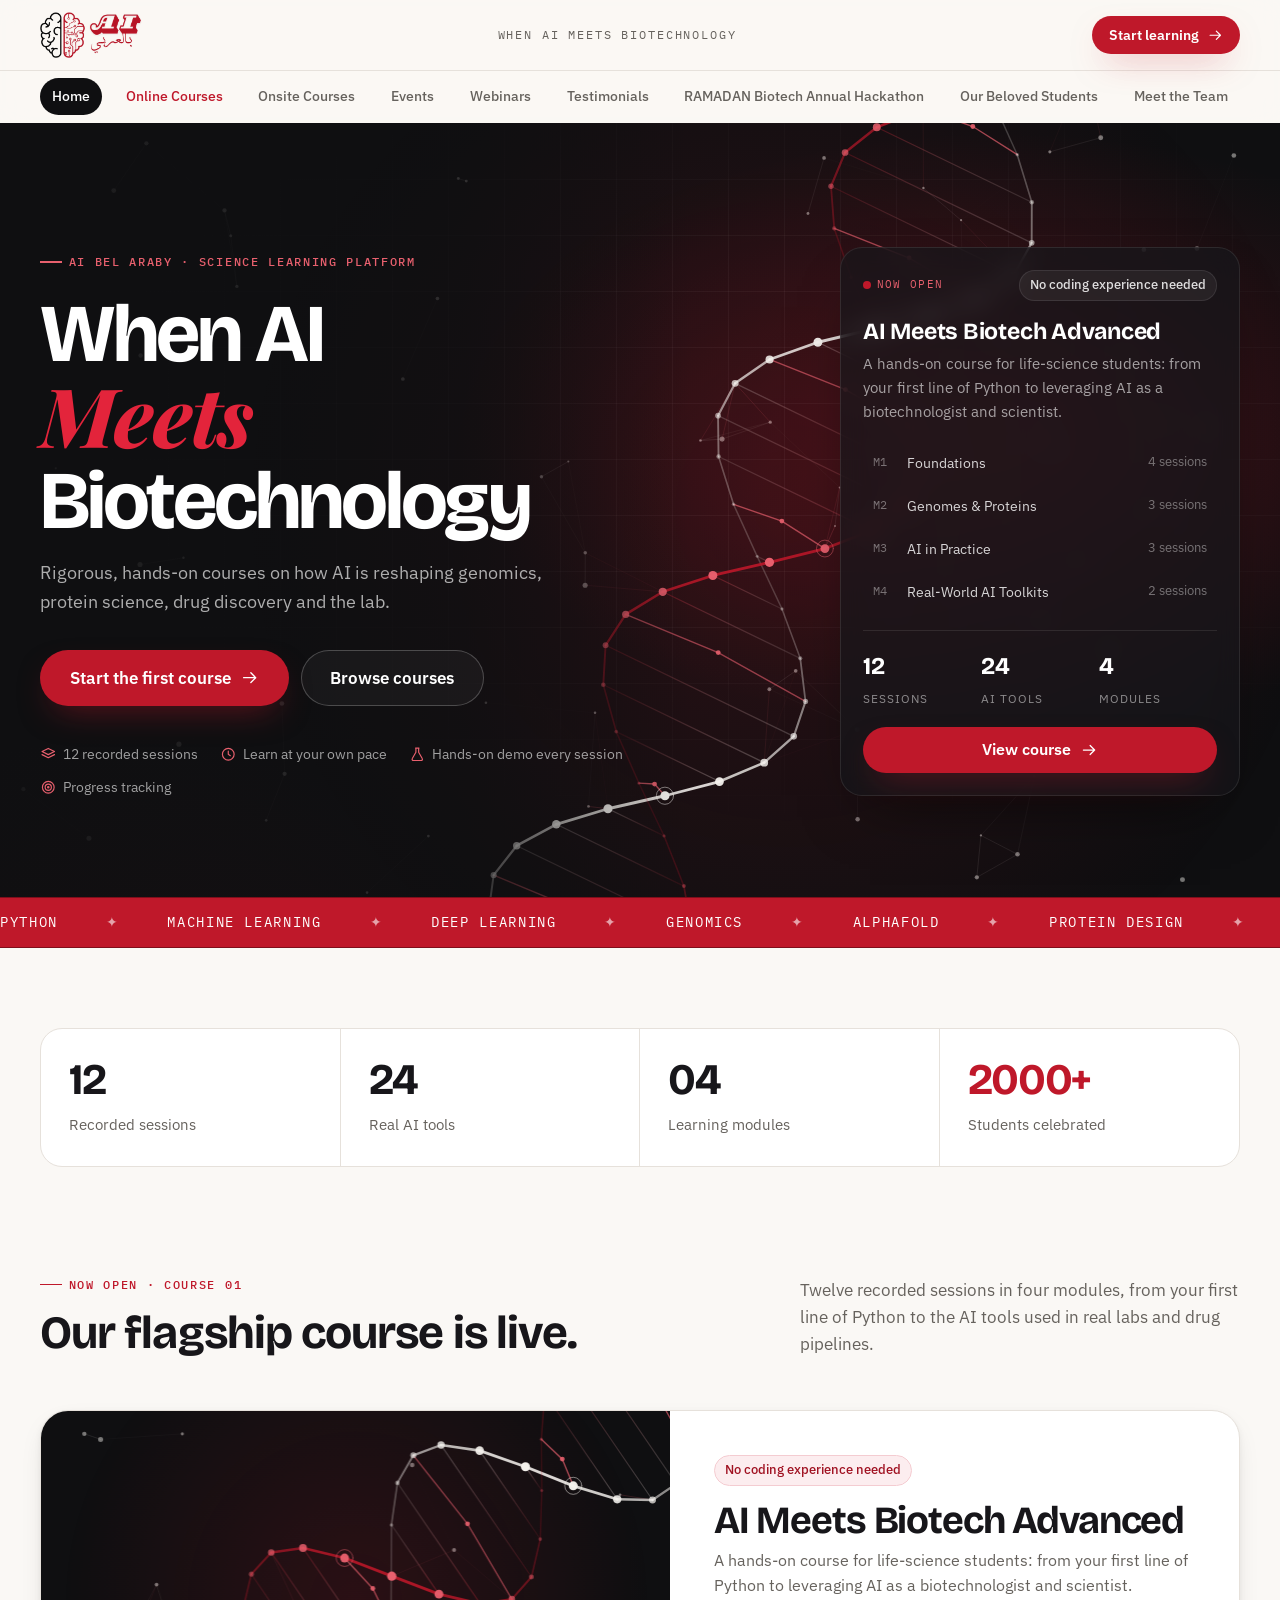
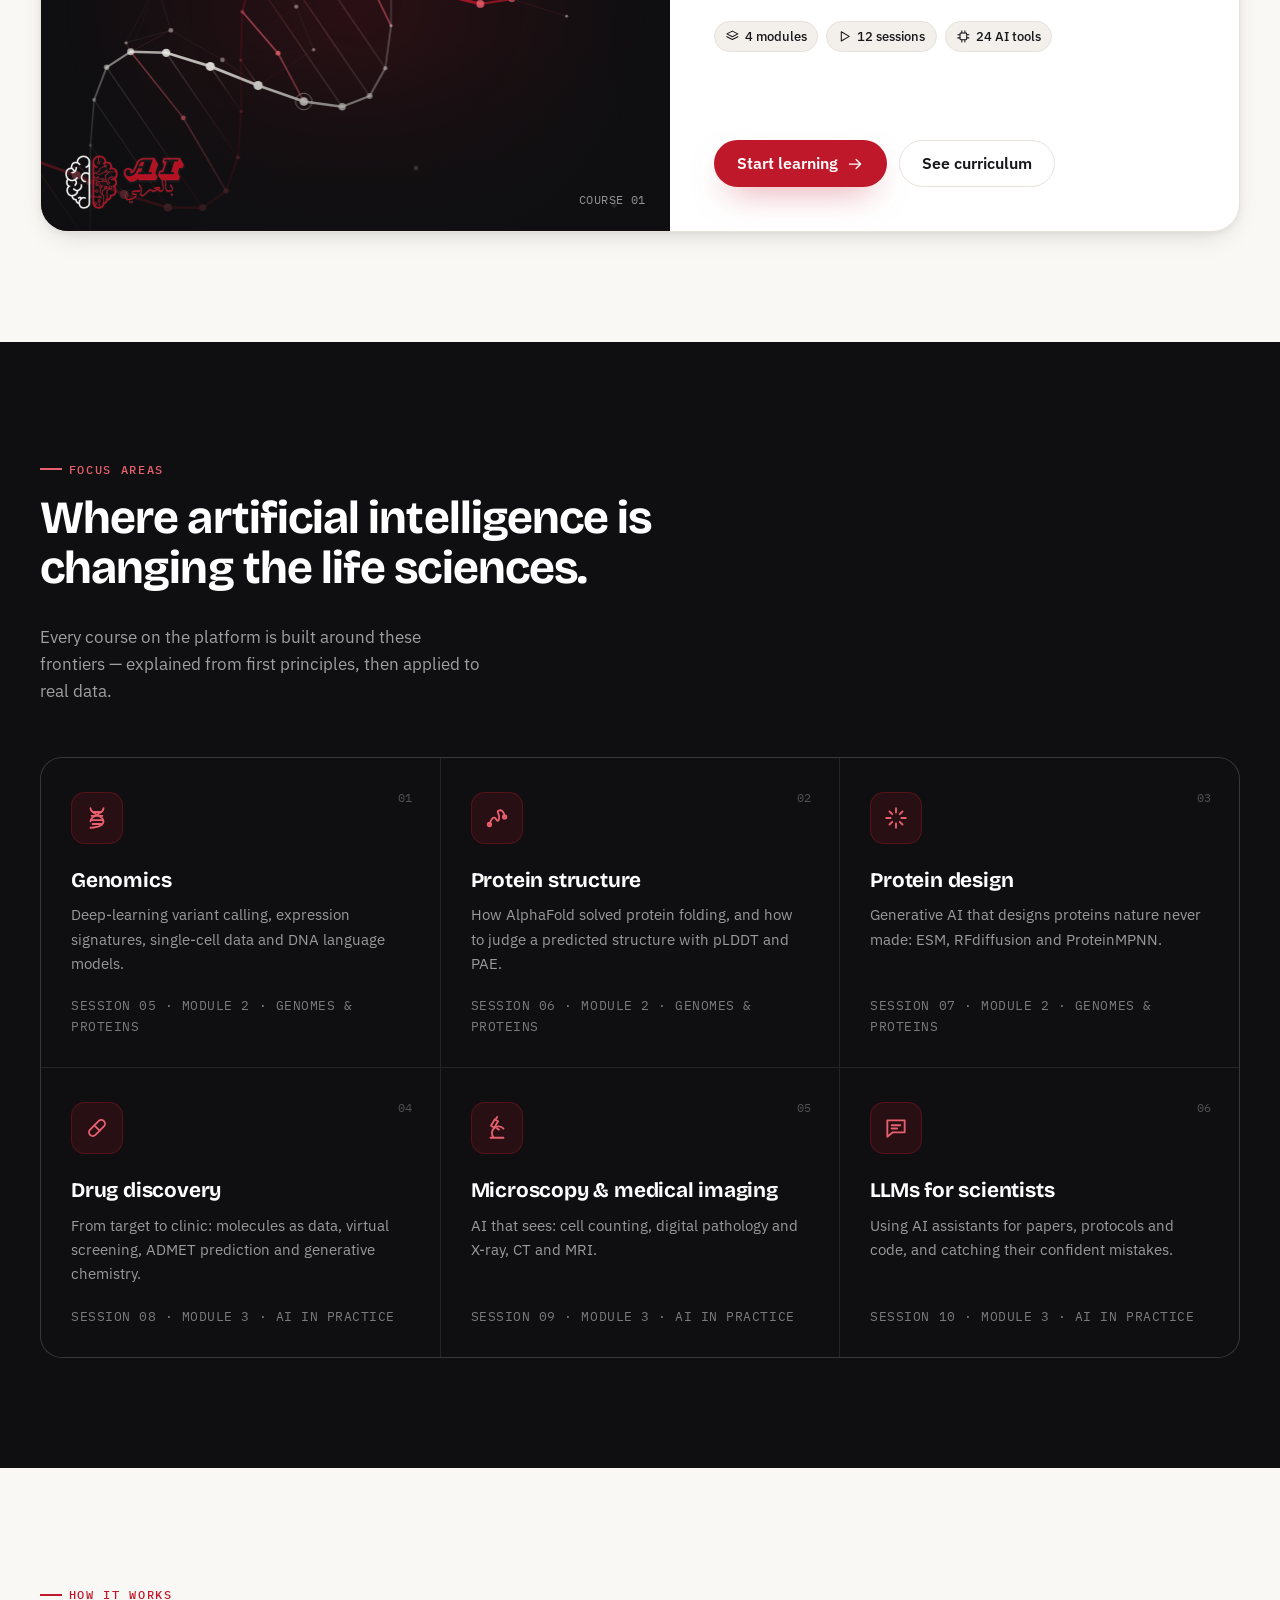
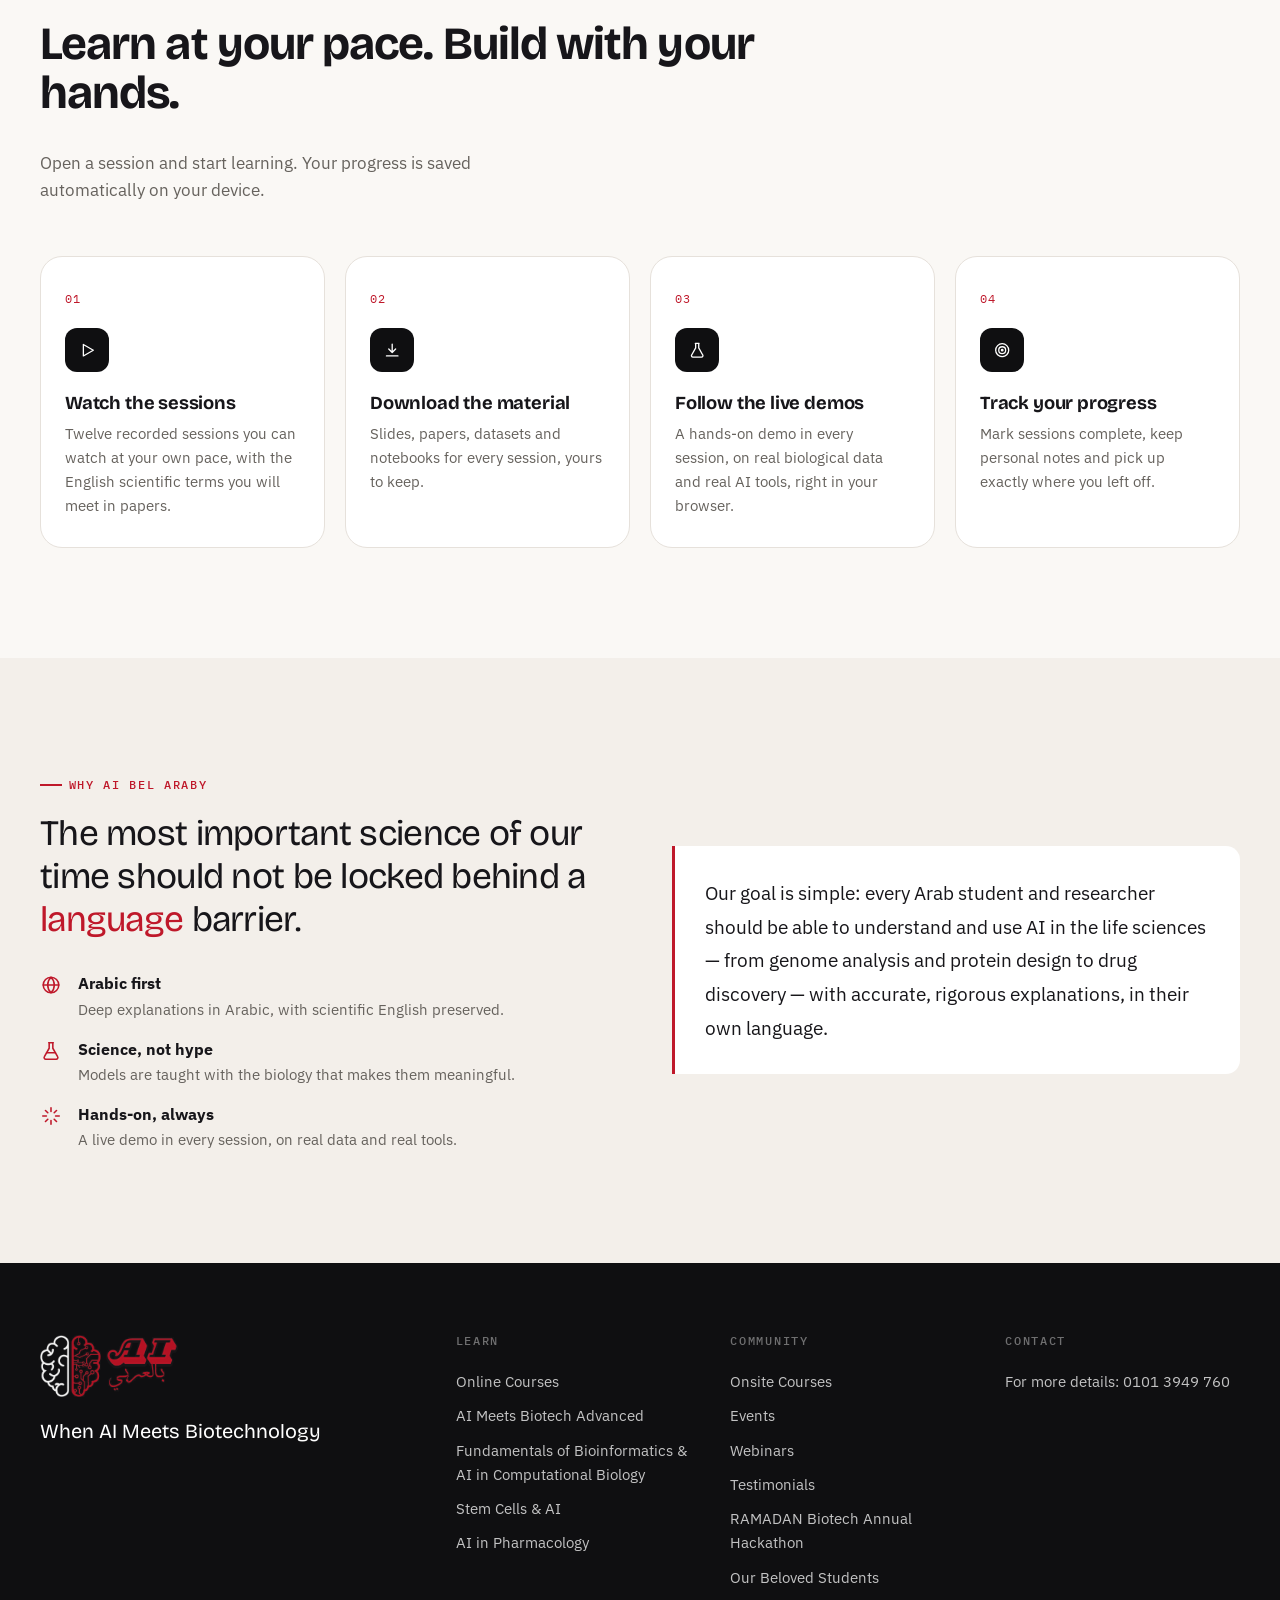
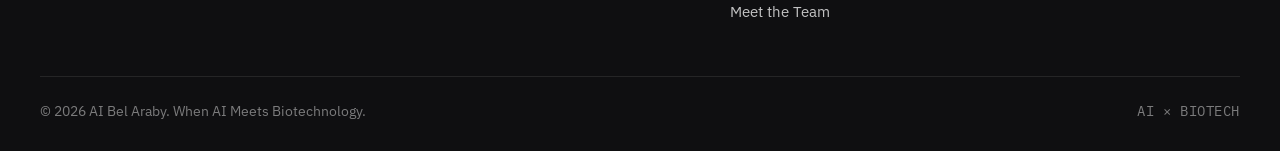
<file: index.html>
<!DOCTYPE html>
<html lang="en">
<head>
  <meta charset="utf-8">
  <meta name="viewport" content="width=device-width, initial-scale=1">
  <title>AI Bel Araby — When AI Meets Biotechnology</title>
  <meta name="description" content="Hands-on courses on AI in science and biotechnology. Start with AI Meets Biotech Advanced.">
  <meta name="theme-color" content="#0f0f11">
  <meta property="og:type" content="website">
  <meta property="og:title" content="AI Bel Araby — When AI Meets Biotechnology">
  <meta property="og:description" content="Hands-on courses on AI in science and biotechnology.">
  <meta property="og:image" content="assets/img/og-image.jpg">
  <meta name="twitter:card" content="summary_large_image">
  <link rel="icon" type="image/png" href="assets/img/favicon.png">
  <link rel="apple-touch-icon" href="assets/img/apple-touch-icon.png">
  <link rel="manifest" href="site.webmanifest">
  <link rel="preconnect" href="https://fonts.googleapis.com">
  <link rel="preconnect" href="https://fonts.gstatic.com" crossorigin>
  <link href="https://fonts.googleapis.com/css2?family=Bricolage+Grotesque:opsz,wght@12..96,500;12..96,600;12..96,700;12..96,800&family=IBM+Plex+Mono:wght@400;500&family=Playfair+Display:ital,wght@1,700;1,800&family=IBM+Plex+Sans+Arabic:wght@400;500;600;700&family=IBM+Plex+Sans:ital,wght@0,400;0,500;0,600;1,400&display=swap" rel="stylesheet">
  <link rel="stylesheet" href="assets/css/style.css?v=20261127h">
</head>
<body data-page="home">

<main id="main">
  <!-- ============ HERO ============ -->
  <section class="hero">
    <canvas class="hero-canvas" id="heroCanvas" aria-hidden="true"></canvas>
    <div class="hero-fade" aria-hidden="true"></div>
    <div class="wrap hero-inner">
      <div>
        <span class="eyebrow light">AI Bel Araby · Science learning platform</span>
        <h1>
          <span class="line">When AI</span>
          <span class="line"><span class="accent">Meets</span></span>
          <span class="line">Biotechnology</span>
        </h1>
        <p class="hero-sub">Rigorous, hands-on courses on how AI is reshaping genomics, protein science, drug discovery and the lab.</p>
        <div class="hero-actions">
          <a class="btn btn-primary btn-lg" id="heroStart" href="courses.html">Start the first course <svg class="ico" viewBox="0 0 24 24" fill="none" stroke="currentColor" stroke-width="1.7" stroke-linecap="round" stroke-linejoin="round"><path d="M4.5 12h15m0 0l-6-6m6 6l-6 6"/></svg></a>
          <a class="btn btn-ghost-light btn-lg" href="courses.html">Browse courses</a>
        </div>
        <div class="hero-meta" id="heroMeta"></div>
      </div>
      <aside class="hero-card reveal d2" id="heroCard" aria-label="Featured course"></aside>
    </div>
  </section>

  <div class="ticker" aria-hidden="true">
    <div class="ticker-track" id="ticker"></div>
  </div>

  <!-- ============ STATS ============ -->
  <section class="section-tight">
    <div class="wrap">
      <div class="stats reveal" id="stats"></div>
    </div>
  </section>

  <!-- ============ FEATURED COURSE ============ -->
  <section class="section" style="padding-top:20px" id="featured">
    <div class="wrap">
      <div class="section-head reveal">
        <div>
          <span class="eyebrow">Now open · Course 01</span>
          <h2>Our flagship course is live.</h2>
        </div>
        <p>Twelve recorded sessions in four modules, from your first line of Python to the AI tools used in real labs and drug pipelines.</p>
      </div>
      <div id="featuredCourse" class="reveal d1"></div>
    </div>
  </section>

  <!-- ============ FOCUS AREAS ============ -->
  <section class="section section-dark" id="tracks">
    <div class="wrap">
      <div class="section-head reveal">
        <div>
          <span class="eyebrow light">Focus areas</span>
          <h2>Where artificial intelligence is changing the life sciences.</h2>
        </div>
        <p>Every course on the platform is built around these frontiers — explained from first principles, then applied to real data.</p>
      </div>
      <div class="tracks" id="trackGrid"></div>
    </div>
  </section>

  <!-- ============ HOW IT WORKS ============ -->
  <section class="section" id="how">
    <div class="wrap">
      <div class="section-head reveal">
        <div>
          <span class="eyebrow">How it works</span>
          <h2>Learn at your pace. Build with your hands.</h2>
        </div>
        <p>Open a session and start learning. Your progress is saved automatically on your device.</p>
      </div>
      <div class="steps">
        <article class="step reveal">
          <div class="s-ico" data-icon="play"></div>
          <h3>Watch the sessions</h3>
          <p>Twelve recorded sessions you can watch at your own pace, with the English scientific terms you will meet in papers.</p>
        </article>
        <article class="step reveal d1">
          <div class="s-ico" data-icon="download"></div>
          <h3>Download the material</h3>
          <p>Slides, papers, datasets and notebooks for every session, yours to keep.</p>
        </article>
        <article class="step reveal d2">
          <div class="s-ico" data-icon="lab"></div>
          <h3>Follow the live demos</h3>
          <p>A hands-on demo in every session, on real biological data and real AI tools, right in your browser.</p>
        </article>
        <article class="step reveal d3">
          <div class="s-ico" data-icon="target"></div>
          <h3>Track your progress</h3>
          <p>Mark sessions complete, keep personal notes and pick up exactly where you left off.</p>
        </article>
      </div>
    </div>
  </section>

  <!-- ============ MISSION ============ -->
  <section class="section section-paper2">
    <div class="wrap mission">
      <div class="reveal">
        <span class="eyebrow">Why AI Bel Araby</span>
        <p class="mission-quote" style="margin-top:18px">The most important science of our time should not be locked behind a <em>language</em> barrier.</p>
        <div class="pillars">
          <div class="pillar"><span data-icon="globe"></span><div><b>Arabic first</b><span>Deep explanations in Arabic, with scientific English preserved.</span></div></div>
          <div class="pillar"><span data-icon="flask"></span><div><b>Science, not hype</b><span>Models are taught with the biology that makes them meaningful.</span></div></div>
          <div class="pillar"><span data-icon="spark"></span><div><b>Hands-on, always</b><span>A live demo in every session, on real data and real tools.</span></div></div>
        </div>
      </div>
      <p class="mission-ar reveal d1">Our goal is simple: every Arab student and researcher should be able to understand and use AI in the life sciences — from genome analysis and protein design to drug discovery — with accurate, rigorous explanations, in their own language.</p>
    </div>
  </section>

</main>

<script src="assets/js/courses.js?v=20261127h"></script>
<script src="assets/js/core.js?v=20261127h"></script>
<script src="assets/js/helix.js?v=20261127h"></script>
<script src="assets/js/app.js?v=20261127h"></script>
</body>
</html>
</file>
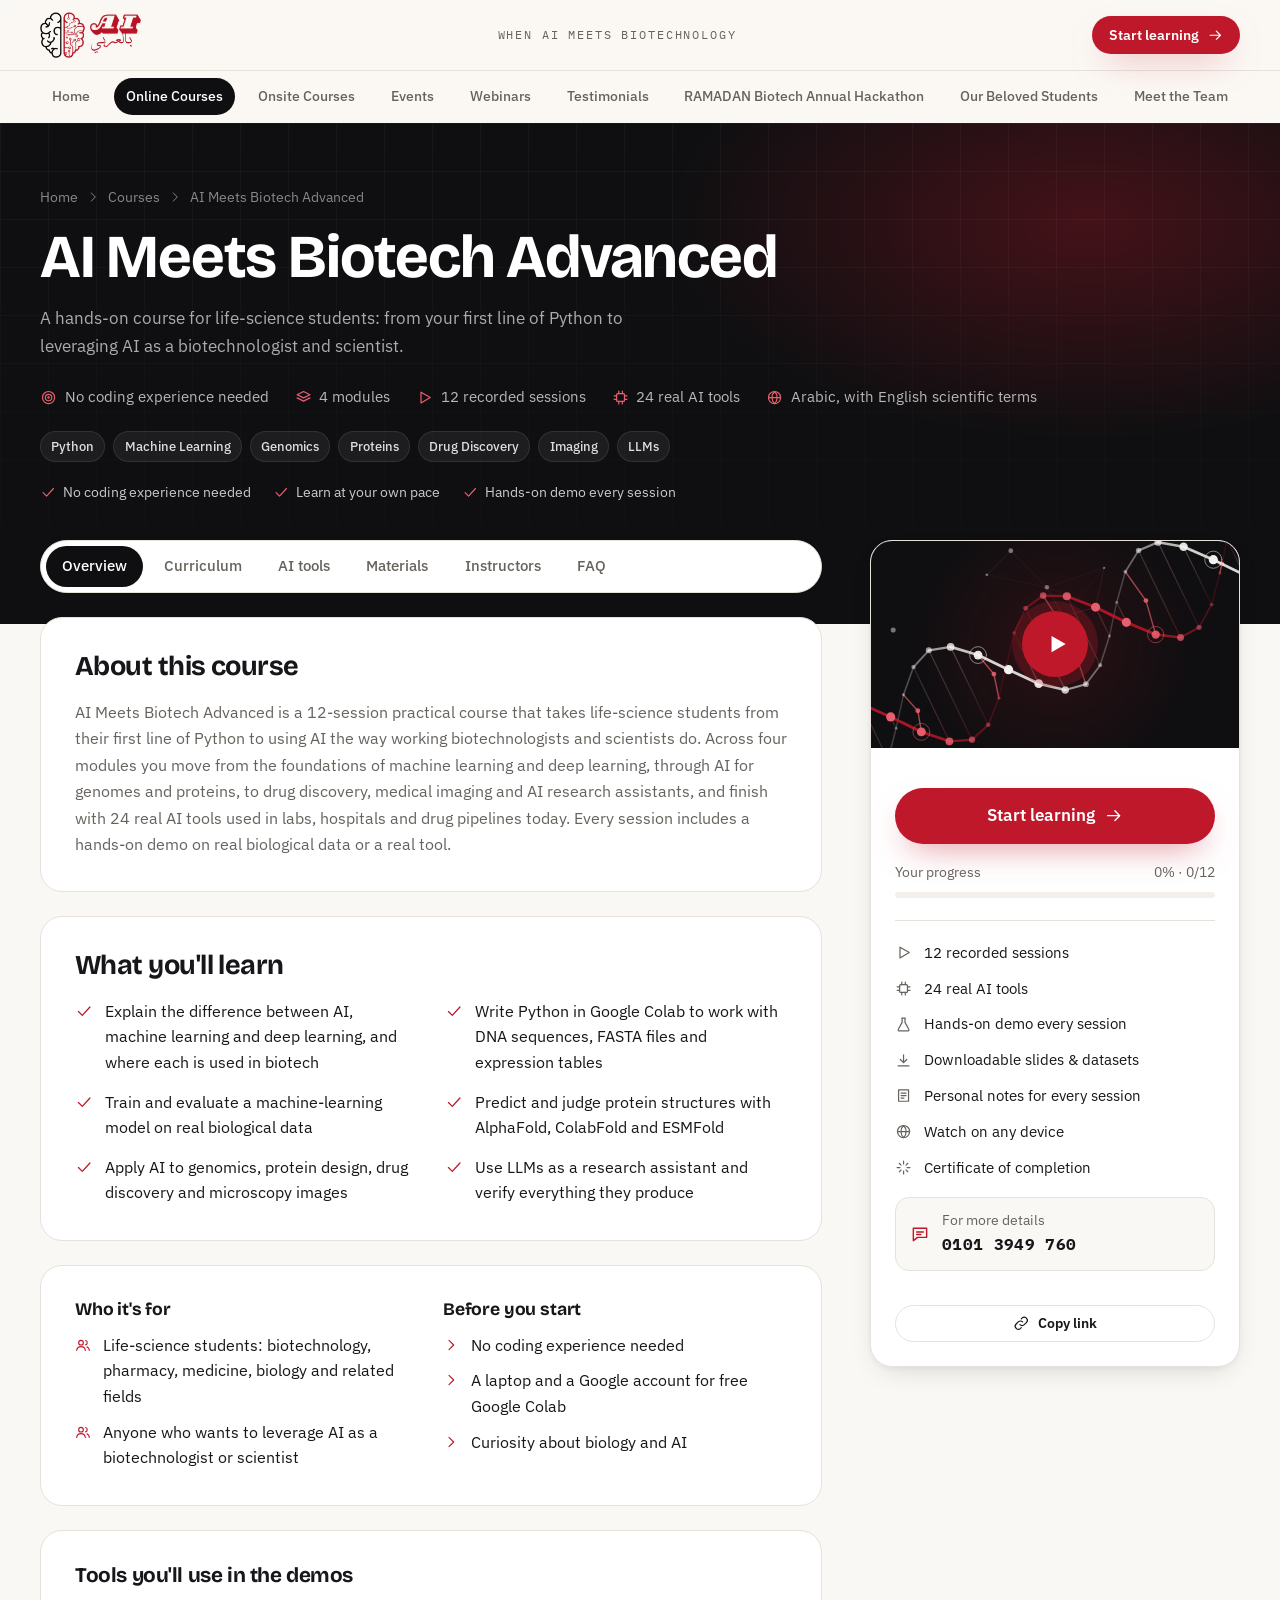
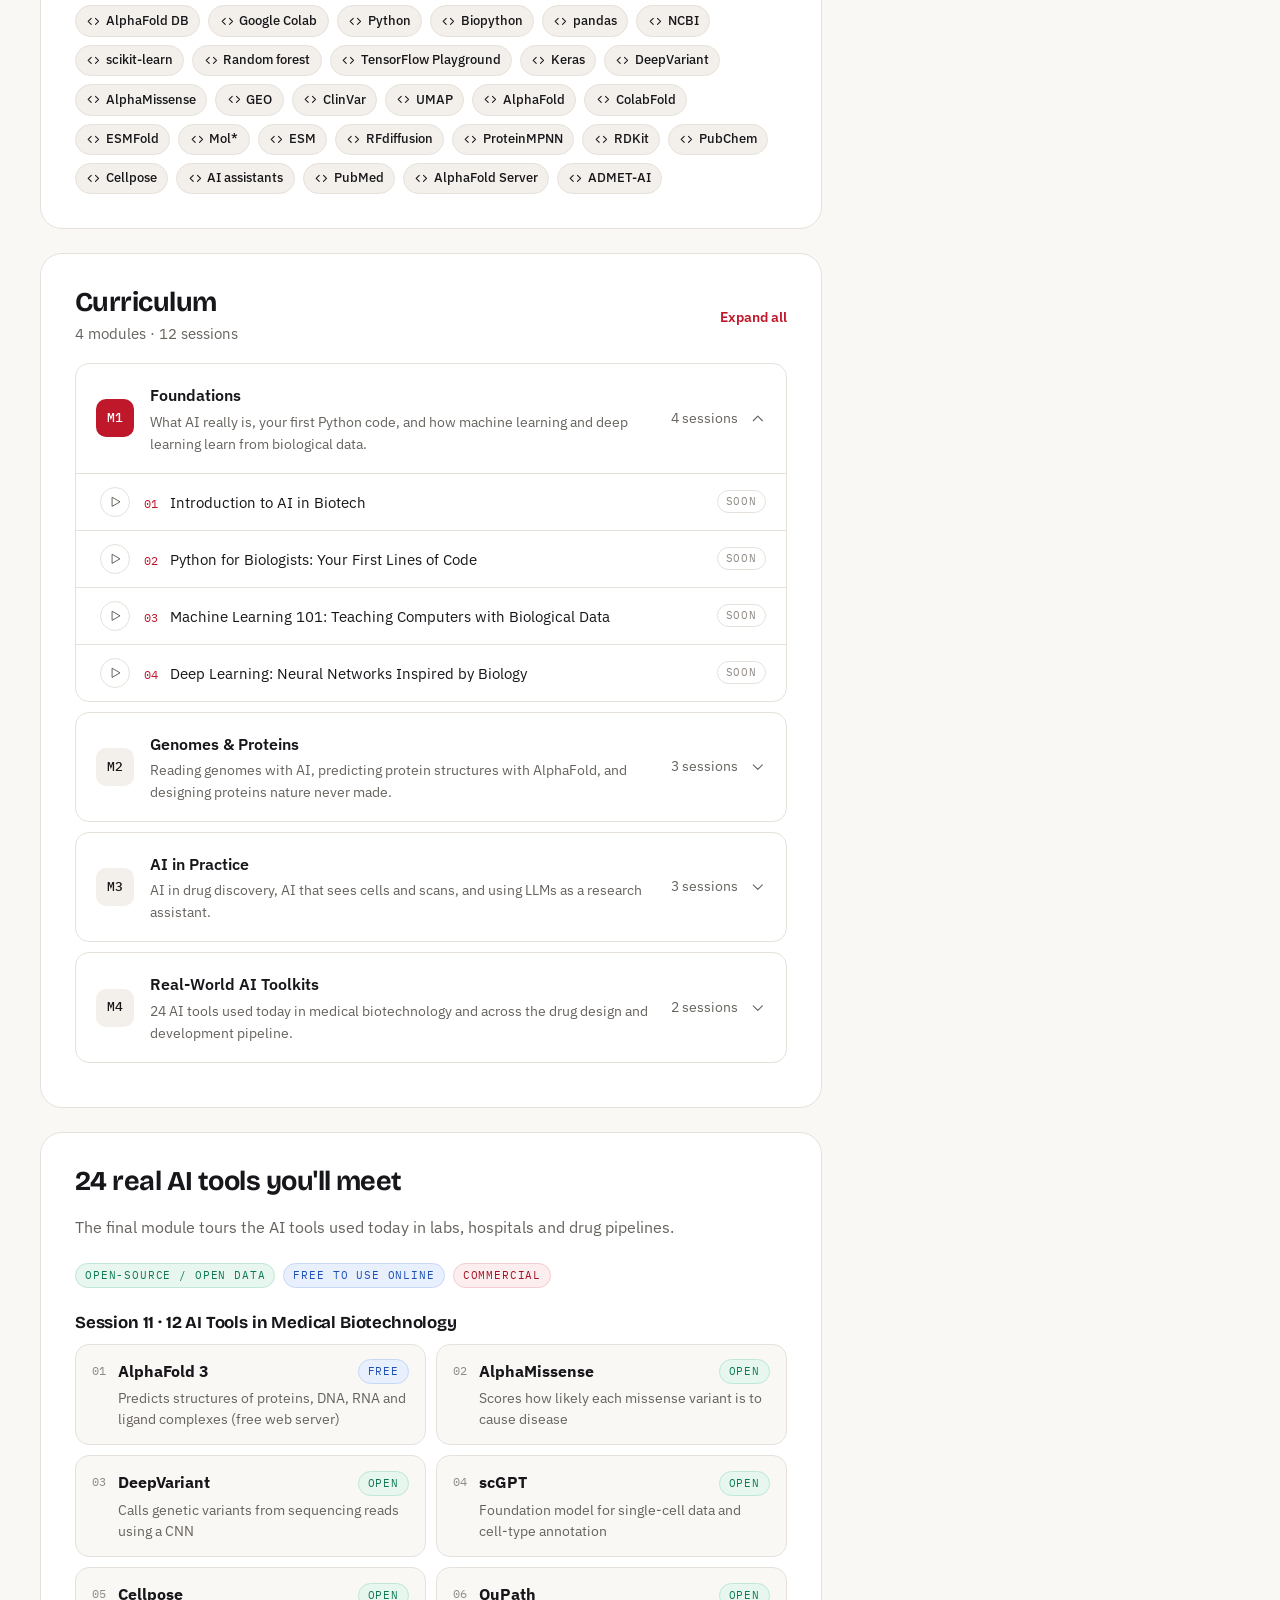
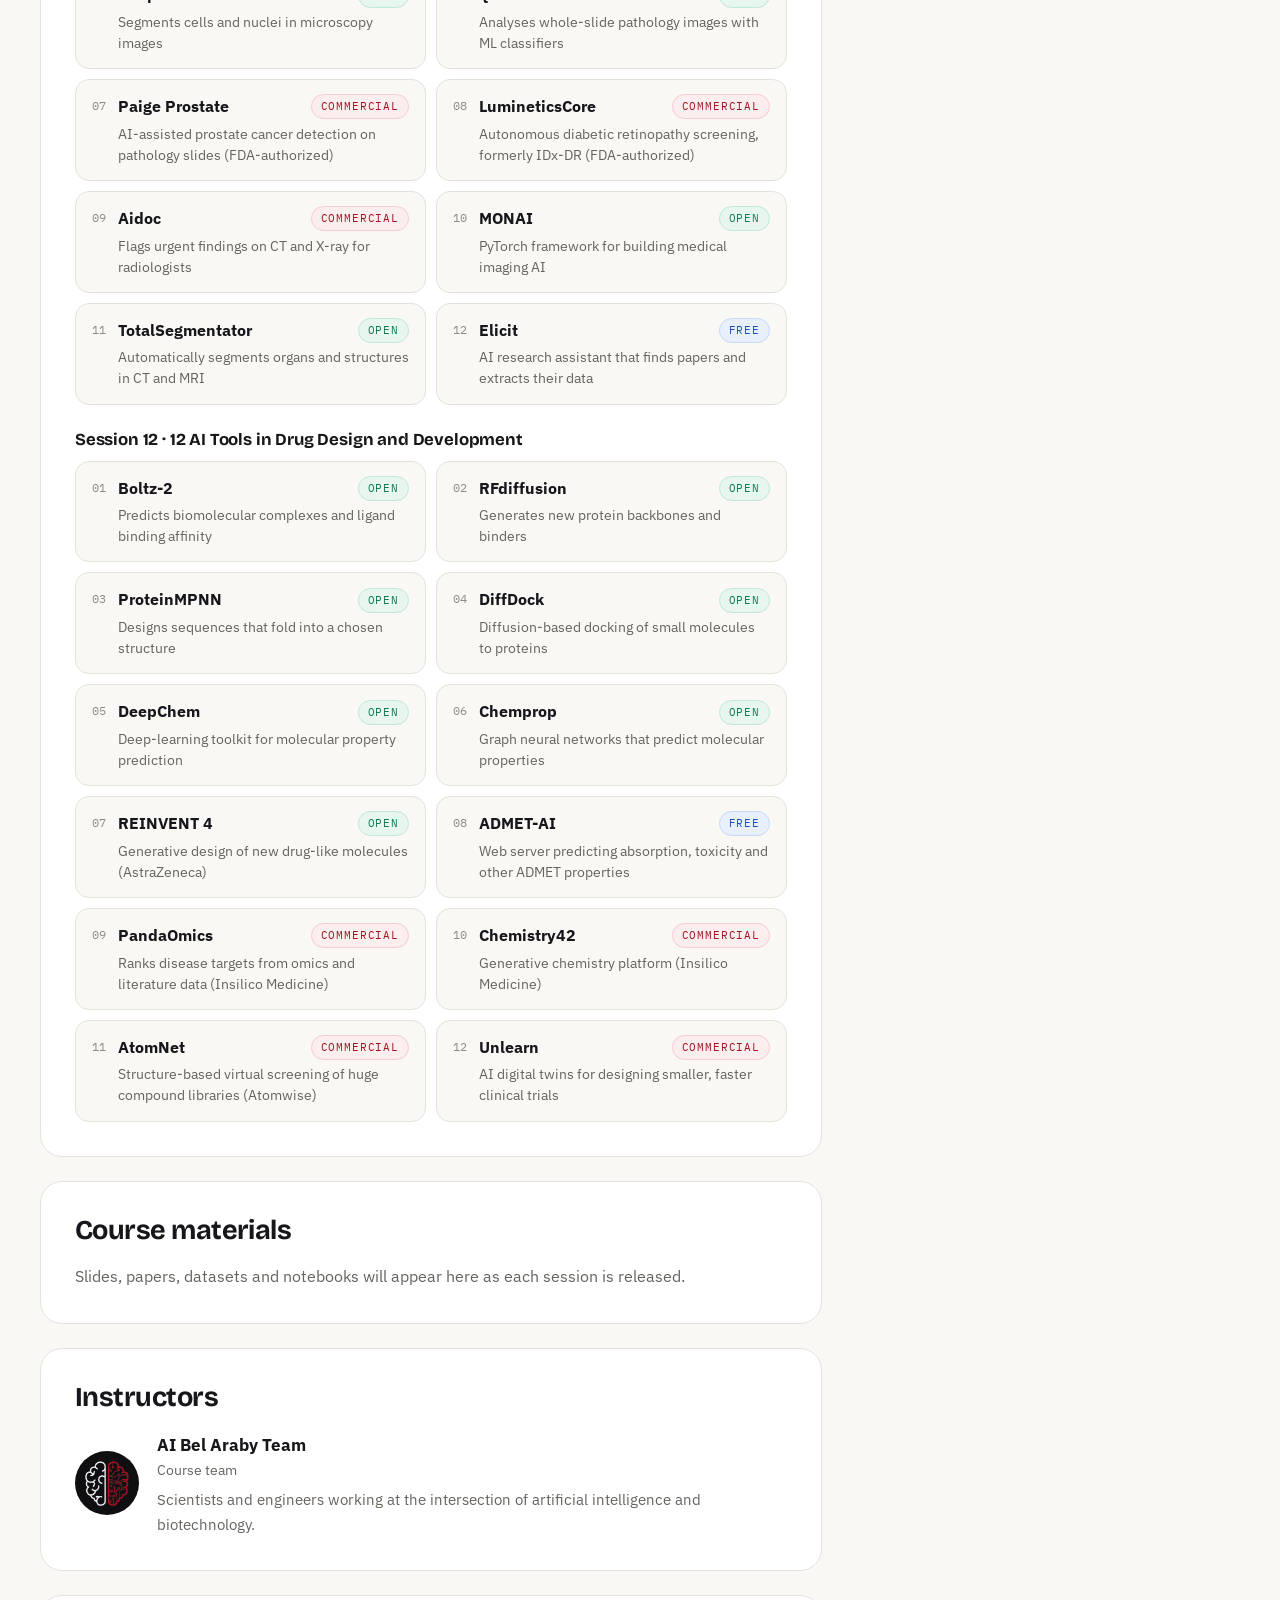
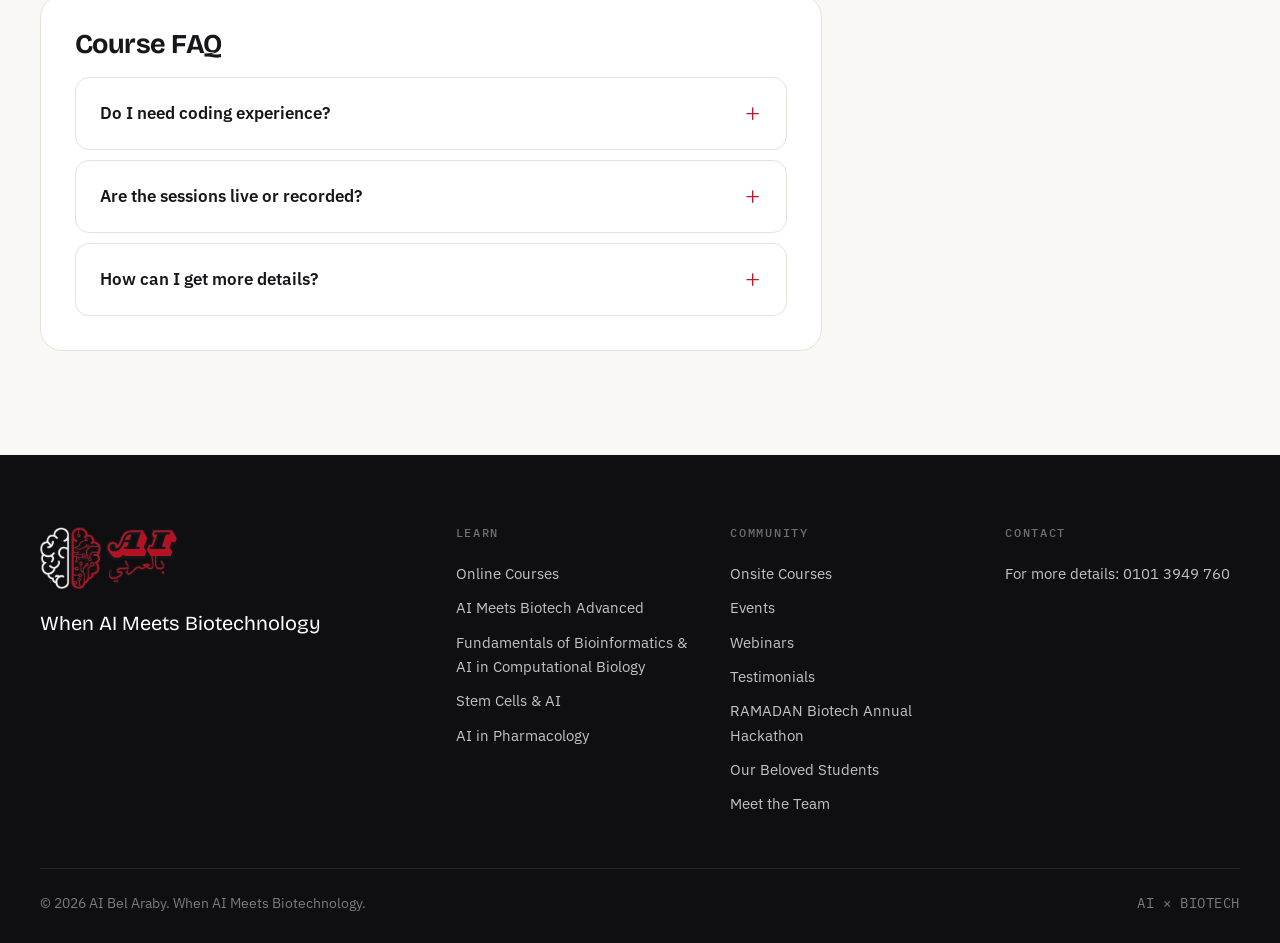
<file: course.html>
<!DOCTYPE html>
<html lang="en">
<head>
  <meta charset="utf-8">
  <meta name="viewport" content="width=device-width, initial-scale=1">
  <title>Course — AI Bel Araby</title>
  <meta name="description" content="A course on AI in science and biotechnology.">
  <meta name="theme-color" content="#0f0f11">
  <meta property="og:type" content="website">
  <meta property="og:title" content="AI Bel Araby — When AI Meets Biotechnology">
  <meta property="og:description" content="Hands-on courses on AI in science and biotechnology.">
  <meta property="og:image" content="assets/img/og-image.jpg">
  <meta name="twitter:card" content="summary_large_image">
  <link rel="icon" type="image/png" href="assets/img/favicon.png">
  <link rel="apple-touch-icon" href="assets/img/apple-touch-icon.png">
  <link rel="manifest" href="site.webmanifest">
  <link rel="preconnect" href="https://fonts.googleapis.com">
  <link rel="preconnect" href="https://fonts.gstatic.com" crossorigin>
  <link href="https://fonts.googleapis.com/css2?family=Bricolage+Grotesque:opsz,wght@12..96,500;12..96,600;12..96,700;12..96,800&family=IBM+Plex+Mono:wght@400;500&family=IBM+Plex+Sans+Arabic:wght@400;500;600;700&family=IBM+Plex+Sans:ital,wght@0,400;0,500;0,600;1,400&display=swap" rel="stylesheet">
  <link rel="stylesheet" href="assets/css/style.css?v=20261127h">
</head>
<body data-page="course">
<main id="courseRoot"></main>
<script src="assets/js/courses.js?v=20261127h"></script>
<script src="assets/js/core.js?v=20261127h"></script>
<script src="assets/js/helix.js?v=20261127h"></script>
<script src="assets/js/app.js?v=20261127h"></script>
</body>
</html>
</file>
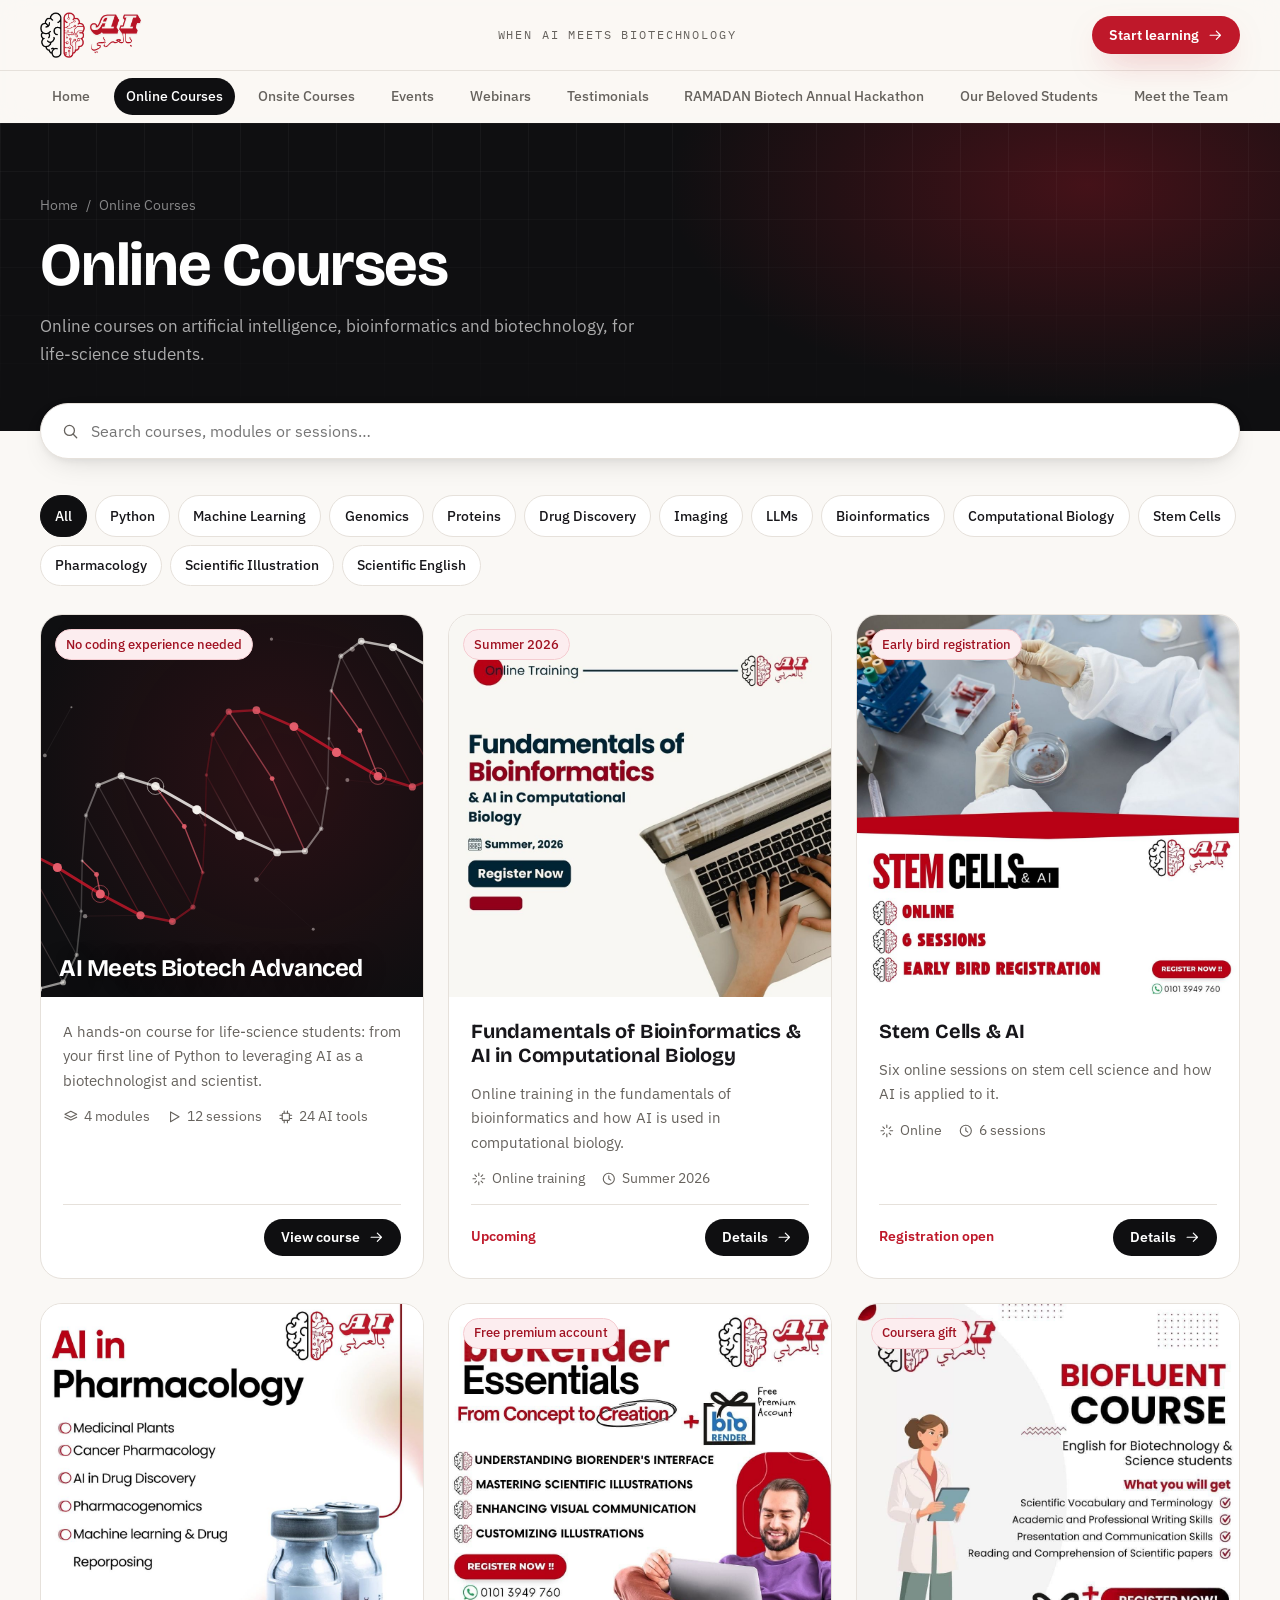
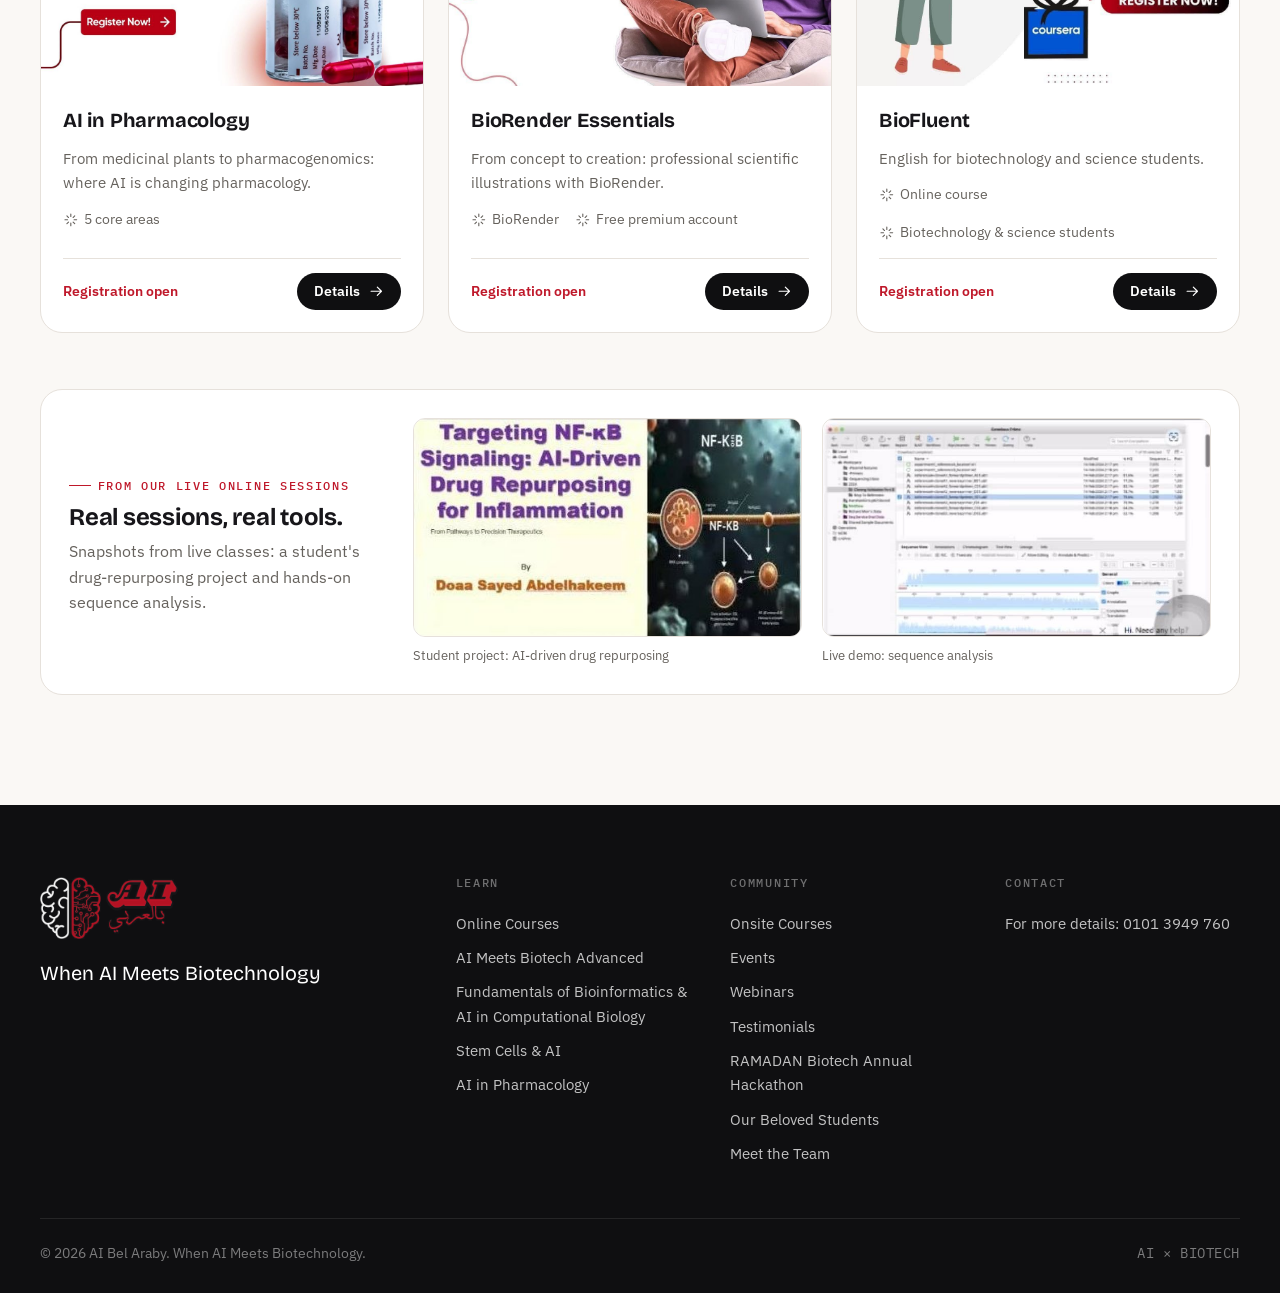
<file: courses.html>
<!DOCTYPE html>
<html lang="en">
<head>
  <meta charset="utf-8">
  <meta name="viewport" content="width=device-width, initial-scale=1">
  <title>Online Courses — AI Bel Araby</title>
  <meta name="description" content="Browse online courses on AI in science and biotechnology.">
  <meta name="theme-color" content="#0f0f11">
  <meta property="og:type" content="website">
  <meta property="og:title" content="AI Bel Araby — When AI Meets Biotechnology">
  <meta property="og:description" content="Hands-on courses on AI in science and biotechnology.">
  <meta property="og:image" content="assets/img/og-image.jpg">
  <meta name="twitter:card" content="summary_large_image">
  <link rel="icon" type="image/png" href="assets/img/favicon.png">
  <link rel="apple-touch-icon" href="assets/img/apple-touch-icon.png">
  <link rel="manifest" href="site.webmanifest">
  <link rel="preconnect" href="https://fonts.googleapis.com">
  <link rel="preconnect" href="https://fonts.gstatic.com" crossorigin>
  <link href="https://fonts.googleapis.com/css2?family=Bricolage+Grotesque:opsz,wght@12..96,500;12..96,600;12..96,700;12..96,800&family=IBM+Plex+Mono:wght@400;500&family=IBM+Plex+Sans+Arabic:wght@400;500;600;700&family=IBM+Plex+Sans:ital,wght@0,400;0,500;0,600;1,400&display=swap" rel="stylesheet">
  <link rel="stylesheet" href="assets/css/style.css?v=20261127h">
</head>
<body data-page="catalog">

<main id="main">
  <section class="page-head">
    <div class="wrap">
      <div class="crumbs"><a href="index.html">Home</a><span>/</span><span>Online Courses</span></div>
      <h1>Online Courses</h1>
      <p>Online courses on artificial intelligence, bioinformatics and biotechnology, for life-science students.</p>
    </div>
  </section>
  <section class="section" style="padding-top:0">
    <div class="wrap">
      <div class="toolbar">
        <label class="search"><svg class="ico" viewBox="0 0 24 24" fill="none" stroke="currentColor" stroke-width="1.7" stroke-linecap="round"><circle cx="11" cy="11" r="6.5"/><path d="M16 16l4.5 4.5"/></svg><span class="sr-only">Search</span><input id="q" type="search" placeholder="Search courses, modules or sessions…"></label>
      </div>
      <div class="filters" id="filters" style="margin-bottom:28px"></div>
      <div class="grid-courses" id="courseGrid"></div>
      <div class="live-strip">
        <div><span class="eyebrow">From our live online sessions</span><h3>Real sessions, real tools.</h3><p class="muted">Snapshots from live classes: a student's drug-repurposing project and hands-on sequence analysis.</p></div>
        <figure><img src="assets/img/courses/live-nfkb.jpg" alt="Student presentation: Targeting NF-κB signaling with AI-driven drug repurposing" loading="lazy"><figcaption>Student project: AI-driven drug repurposing</figcaption></figure>
        <figure><img src="assets/img/courses/live-geneious.jpg" alt="Live demo of sequence analysis software" loading="lazy"><figcaption>Live demo: sequence analysis</figcaption></figure>
      </div>
    </div>
  </section>
</main>
<script src="assets/js/courses.js?v=20261127h"></script>
<script src="assets/js/core.js?v=20261127h"></script>
<script src="assets/js/helix.js?v=20261127h"></script>
<script src="assets/js/app.js?v=20261127h"></script>
</body>
</html>
</file>
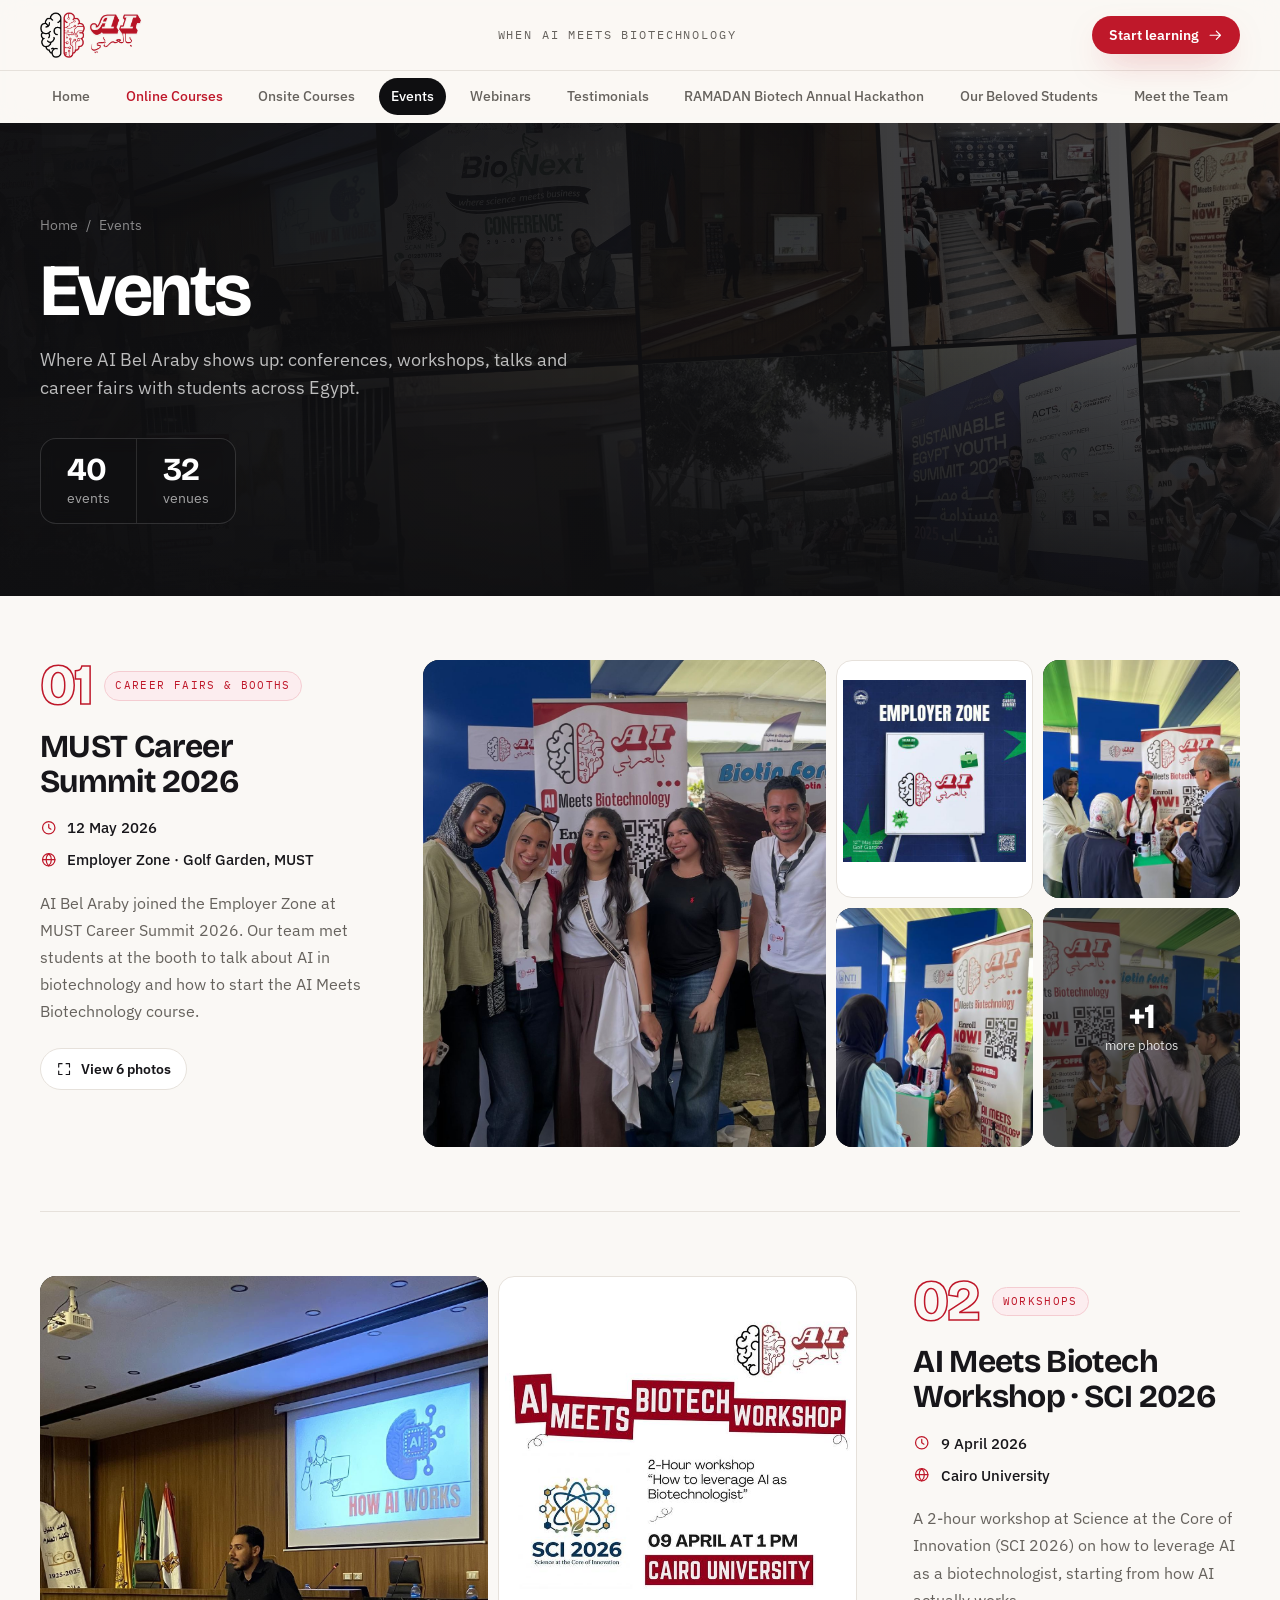
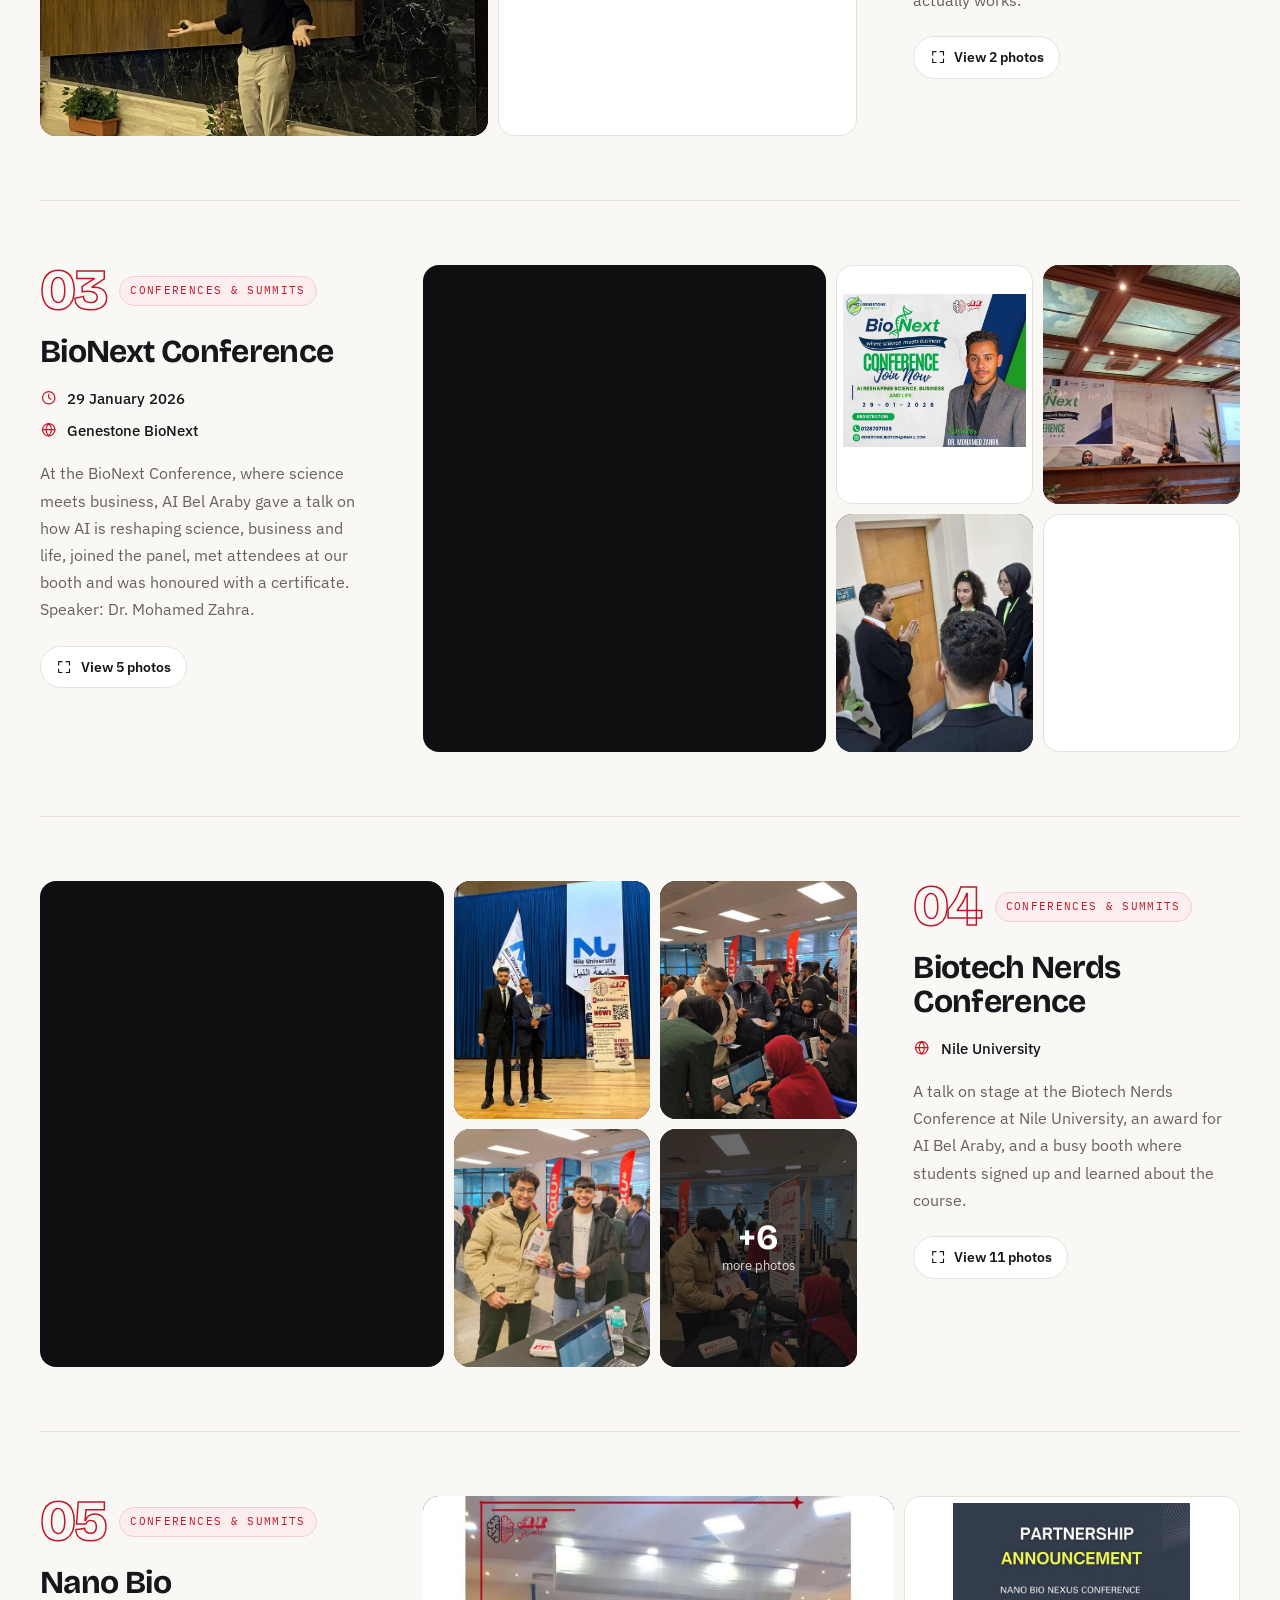
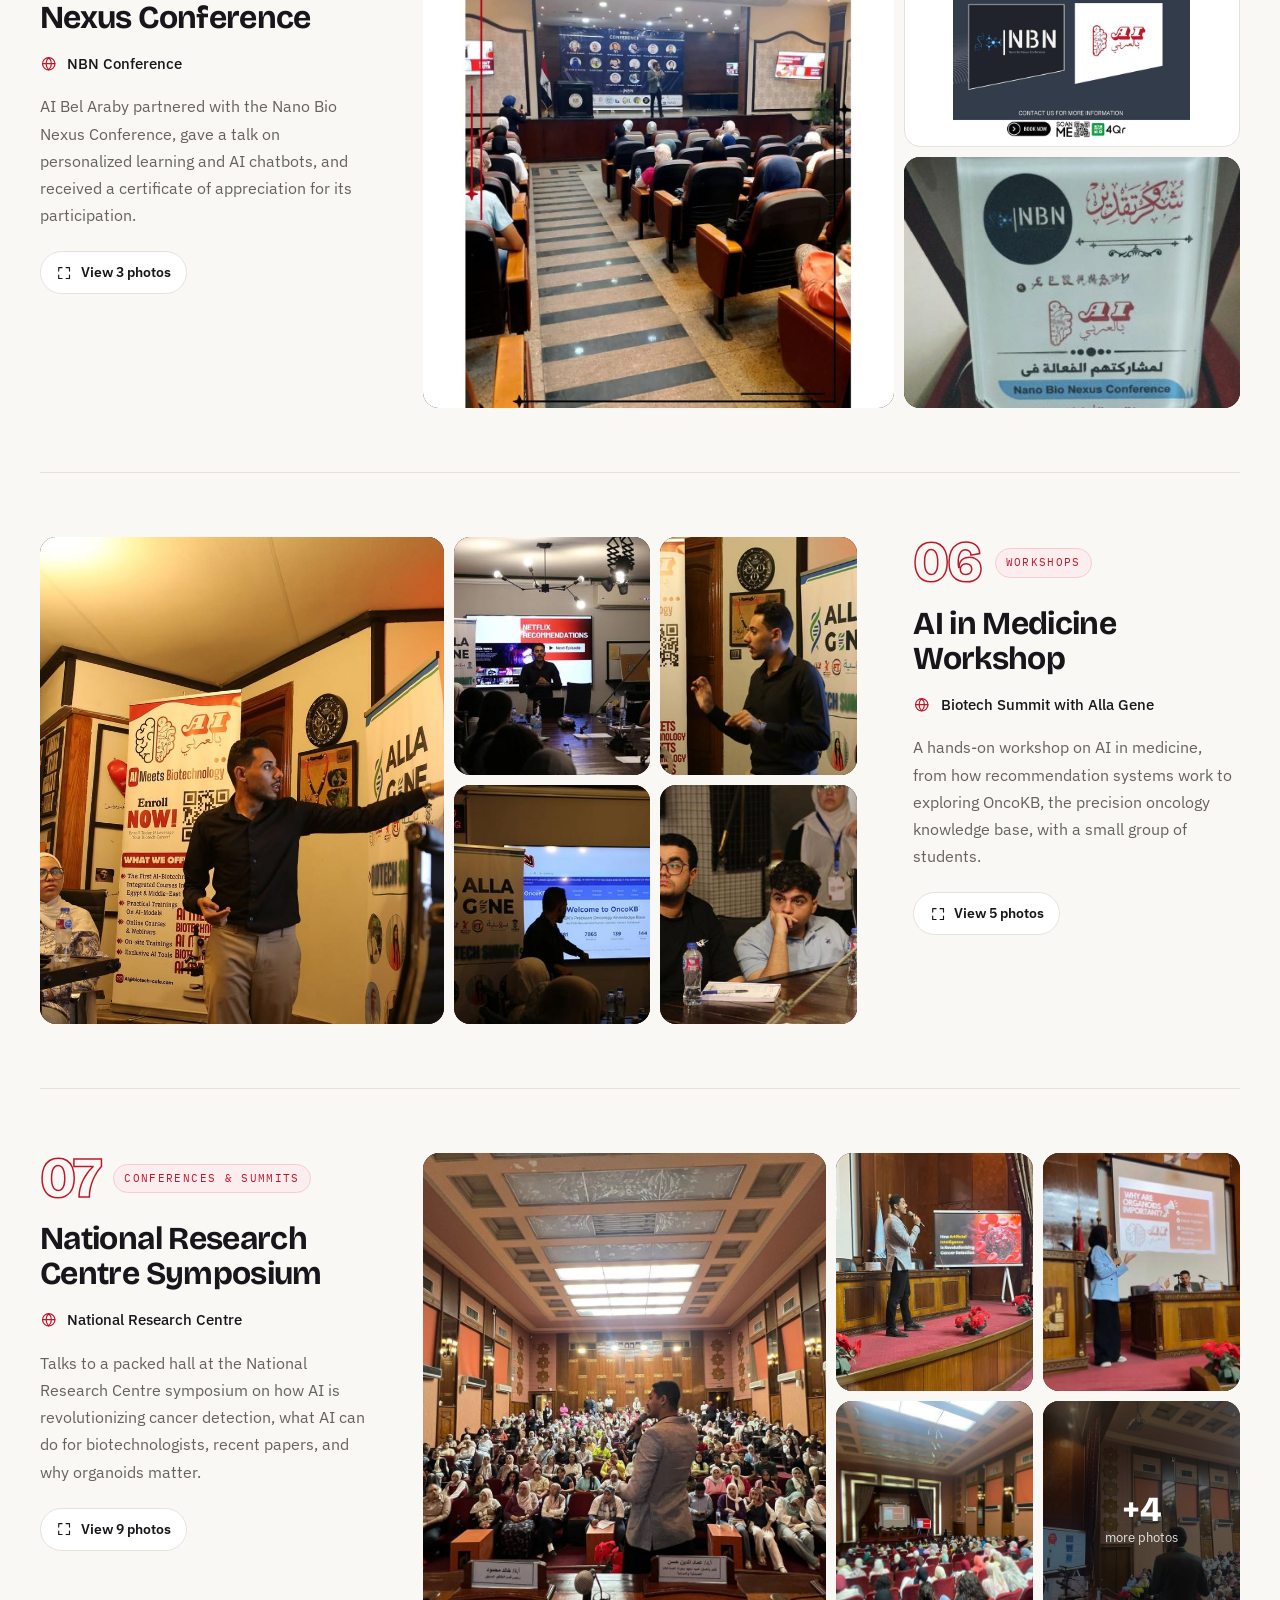
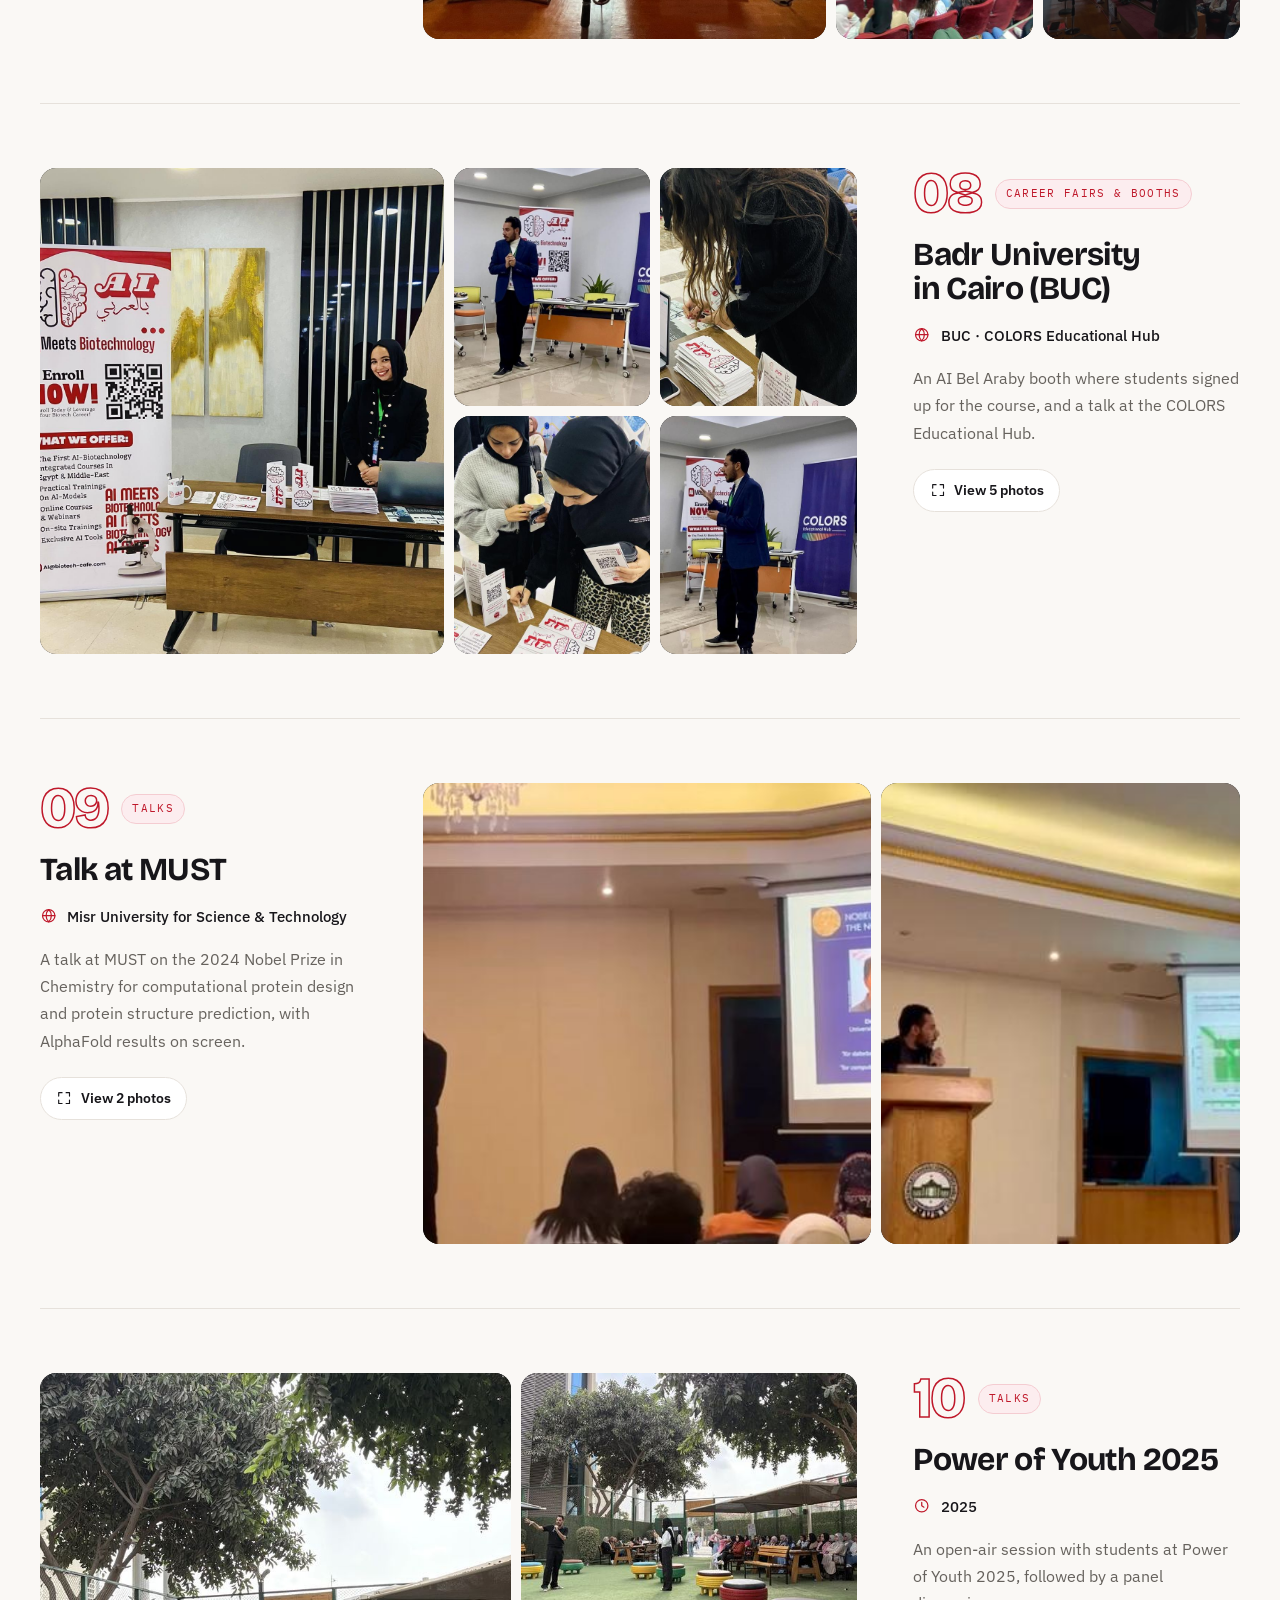
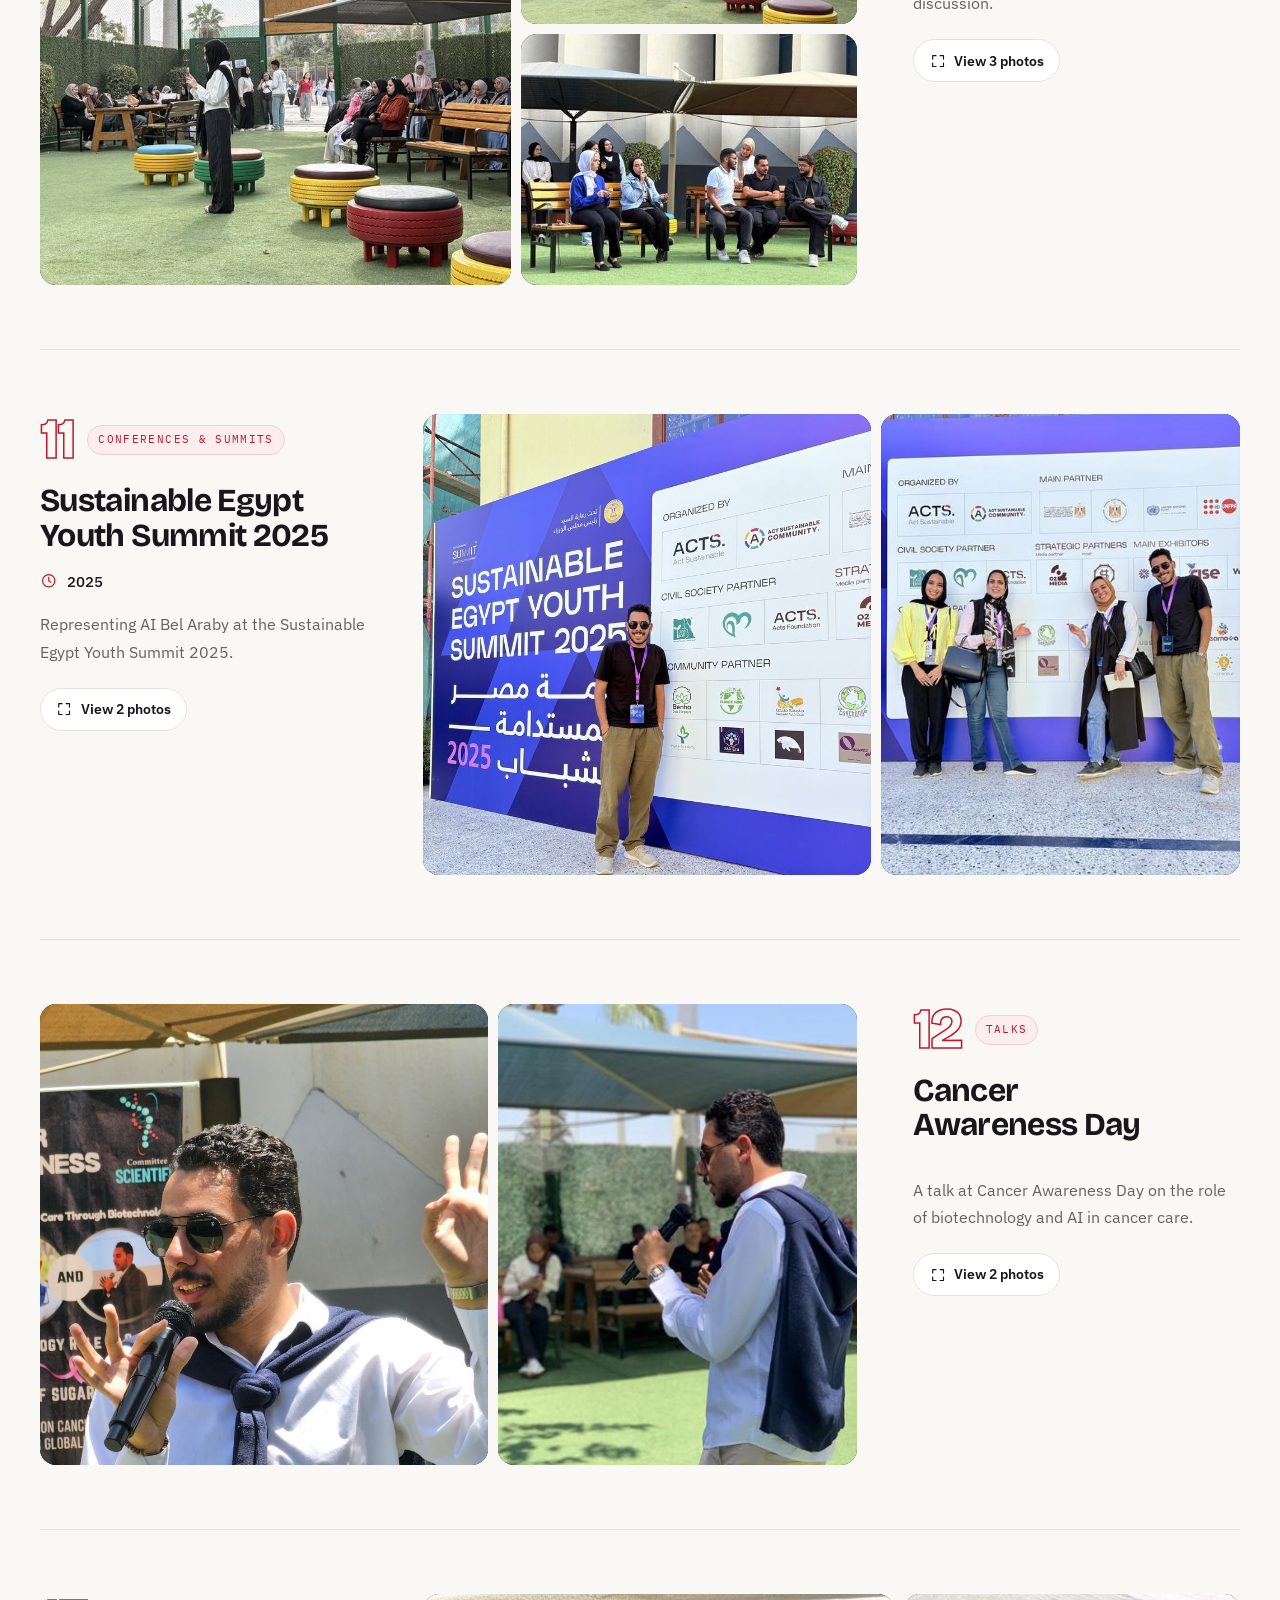
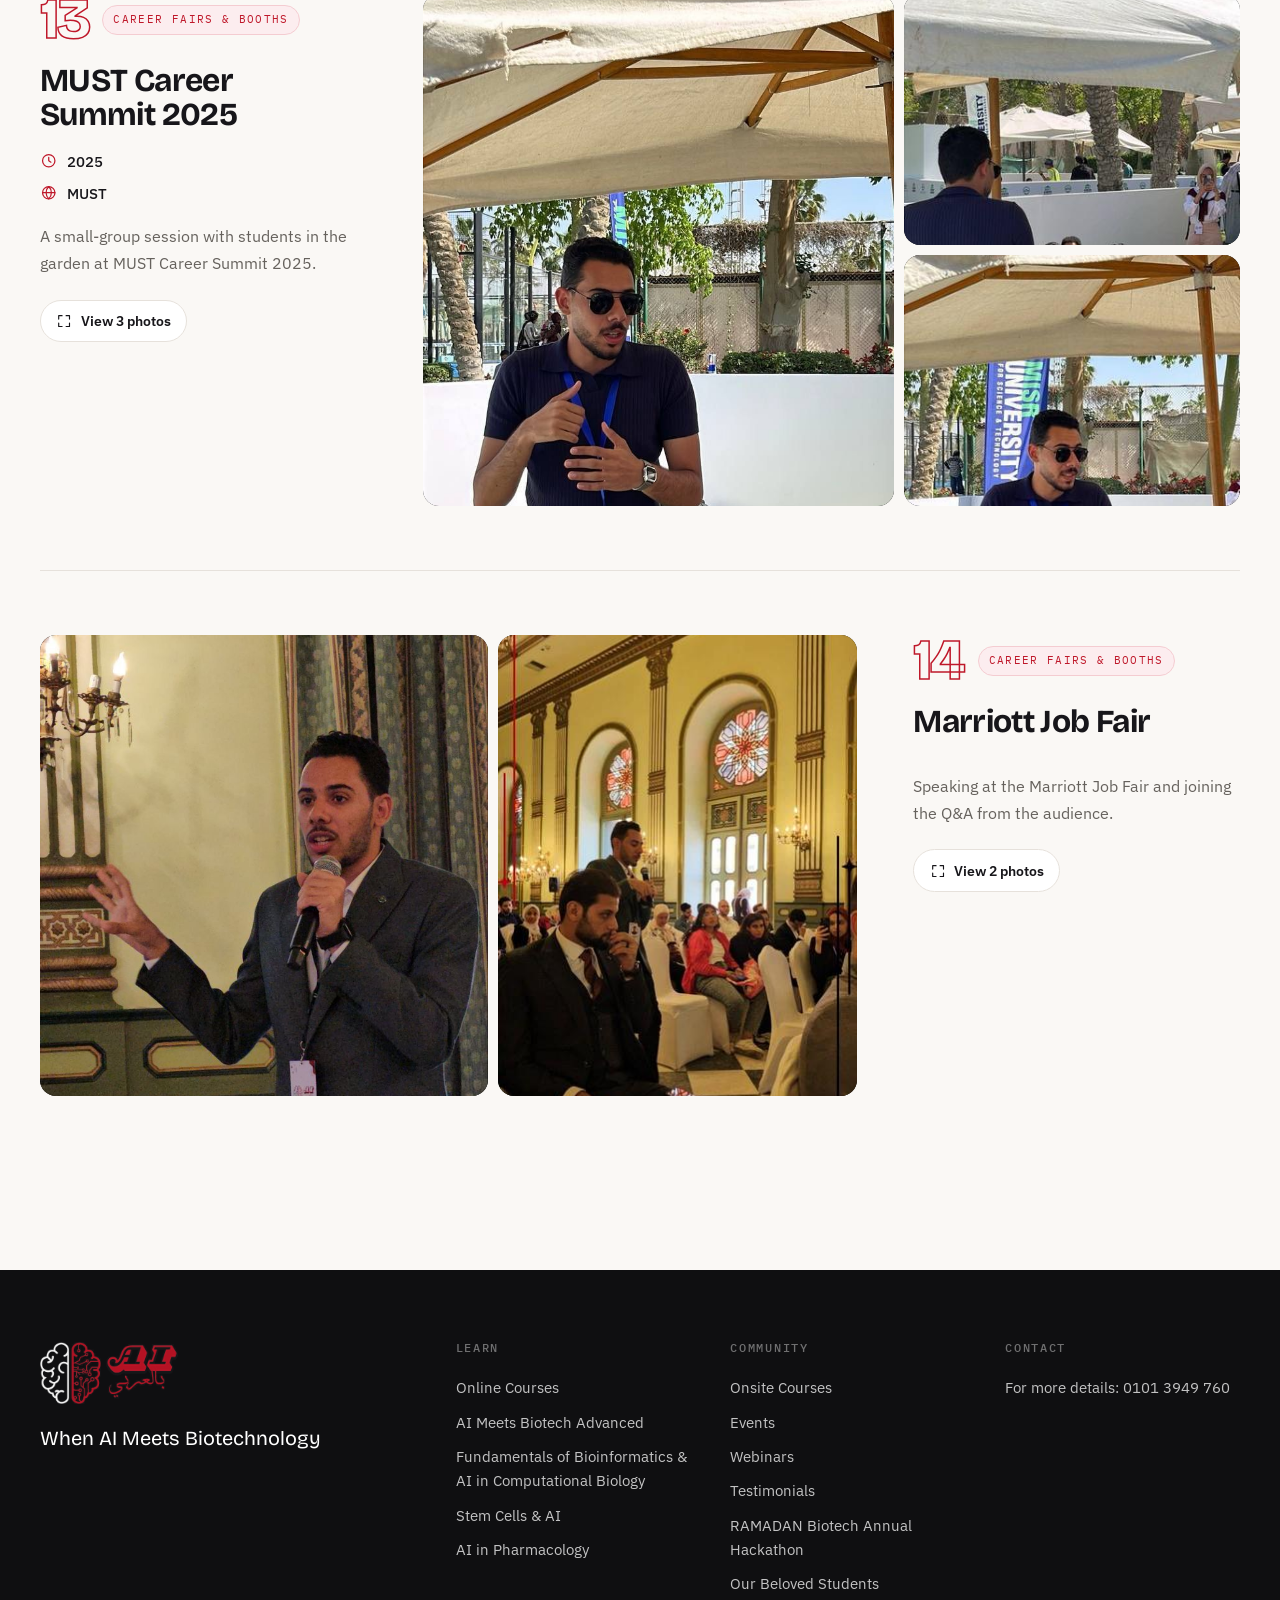
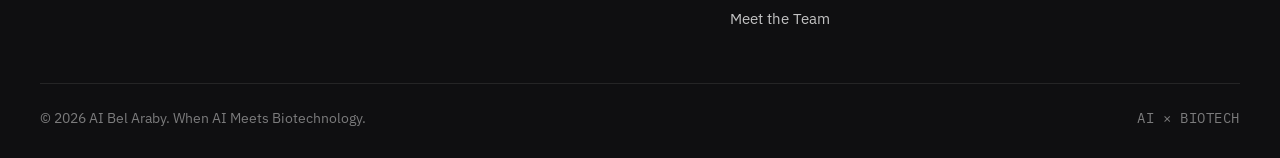
<file: events.html>
<!DOCTYPE html>
<html lang="en">
<head>
  <meta charset="utf-8">
  <meta name="viewport" content="width=device-width, initial-scale=1">
  <title>Events — AI Bel Araby</title>
  <meta name="description" content="Talks, workshops and gatherings from the AI Bel Araby community.">
  <meta name="theme-color" content="#0f0f11">
  <meta property="og:type" content="website">
  <meta property="og:title" content="AI Bel Araby — When AI Meets Biotechnology">
  <meta property="og:description" content="Hands-on courses on AI in science and biotechnology.">
  <meta property="og:image" content="assets/img/og-image.jpg">
  <meta name="twitter:card" content="summary_large_image">
  <link rel="icon" type="image/png" href="assets/img/favicon.png">
  <link rel="apple-touch-icon" href="assets/img/apple-touch-icon.png">
  <link rel="manifest" href="site.webmanifest">
  <link rel="preconnect" href="https://fonts.googleapis.com">
  <link rel="preconnect" href="https://fonts.gstatic.com" crossorigin>
  <link href="https://fonts.googleapis.com/css2?family=Bricolage+Grotesque:opsz,wght@12..96,500;12..96,600;12..96,700;12..96,800&family=IBM+Plex+Mono:wght@400;500&family=IBM+Plex+Sans+Arabic:wght@400;500;600;700&family=IBM+Plex+Sans:ital,wght@0,400;0,500;0,600;1,400&display=swap" rel="stylesheet">
  <link rel="stylesheet" href="assets/css/style.css?v=20261127h">
</head>
<body data-page="events" data-key="events">
<main id="main">
  <section class="evh">
    <div class="evh-mosaic" id="evMosaic" aria-hidden="true"></div>
    <div class="evh-shade"></div>
    <div class="wrap evh-inner">
      <div class="crumbs"><a href="index.html">Home</a><span>/</span><span>Events</span></div>
      <h1>Events</h1>
      <p>Where AI Bel Araby shows up: conferences, workshops, talks and career fairs with students across Egypt.</p>
      <div class="evh-stats" id="evStats"></div>
    </div>
  </section>

  <section class="section evlist-wrap">
    <div class="wrap" id="evList"></div>
  </section>
</main>
<div class="lb" id="lb" hidden role="dialog" aria-modal="true" aria-labelledby="lbTitle">
  <div class="lb-top">
    <div><b id="lbTitle"></b><span id="lbCount"></span></div>
    <button class="lb-btn" id="lbClose" aria-label="Close"></button>
  </div>
  <div class="lb-stage">
    <button class="lb-btn lb-prev" id="lbPrev" aria-label="Previous photo"></button>
    <figure class="lb-fig"><img id="lbImg" alt=""><figcaption id="lbCap"></figcaption></figure>
    <button class="lb-btn lb-next" id="lbNext" aria-label="Next photo"></button>
  </div>
  <div class="lb-thumbs" id="lbThumbs"></div>
</div>
<script src="assets/js/courses.js?v=20261127h"></script>
<script src="assets/js/events.js?v=20261127h"></script>
<script src="assets/js/core.js?v=20261127h"></script>
<script src="assets/js/app.js?v=20261127h"></script>
</body>
</html>
</file>
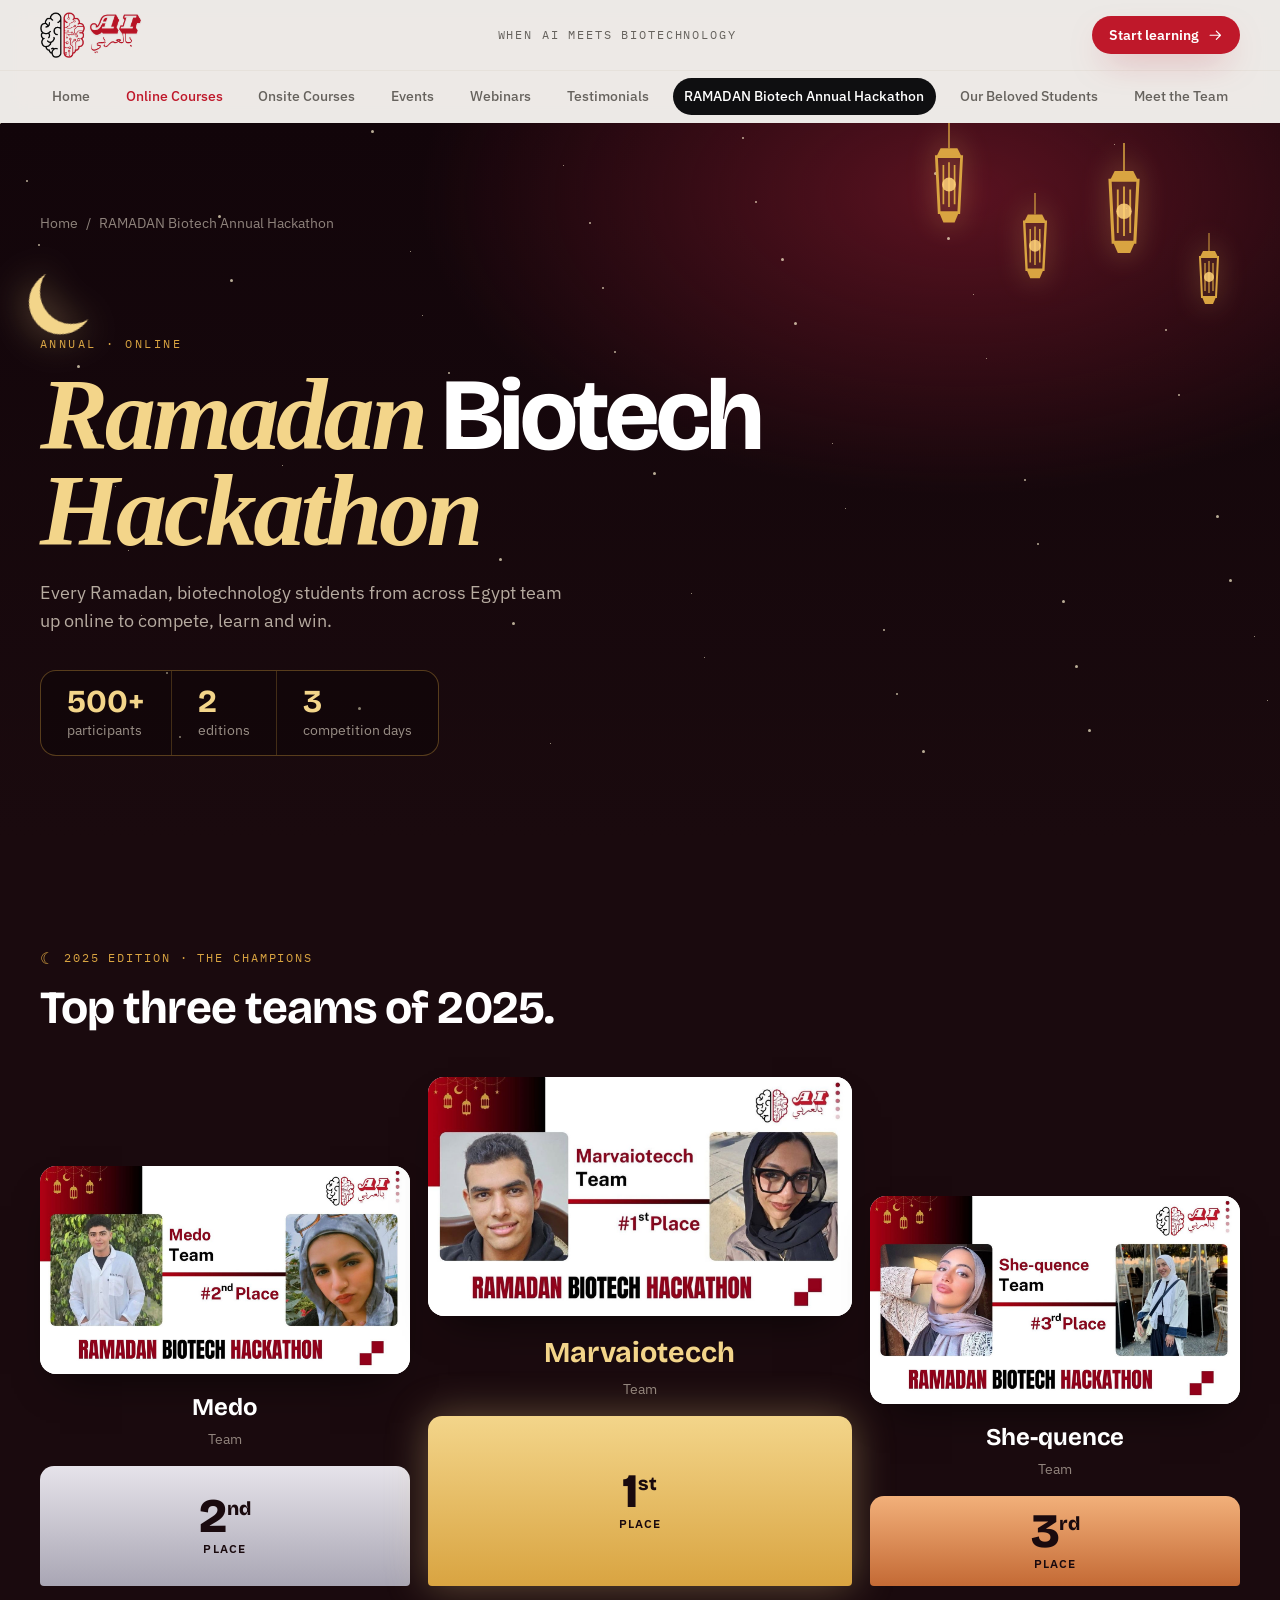
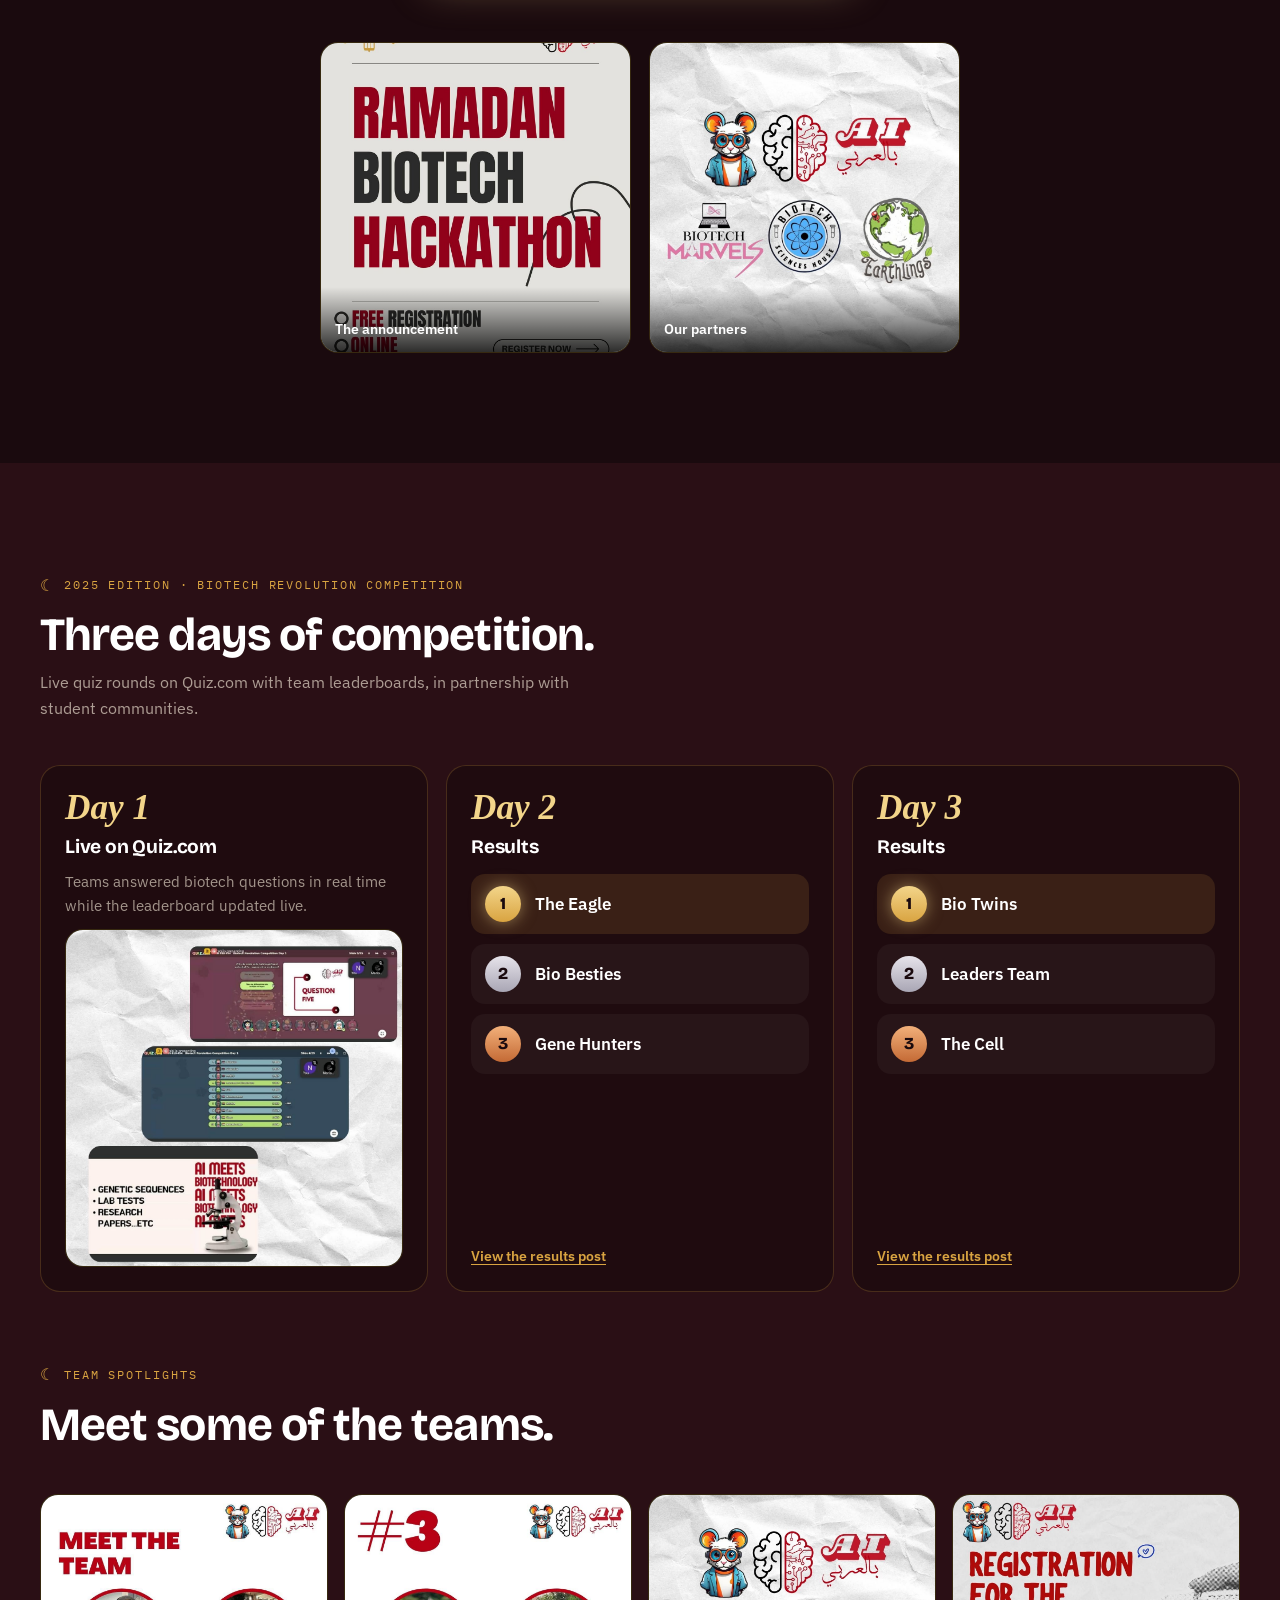
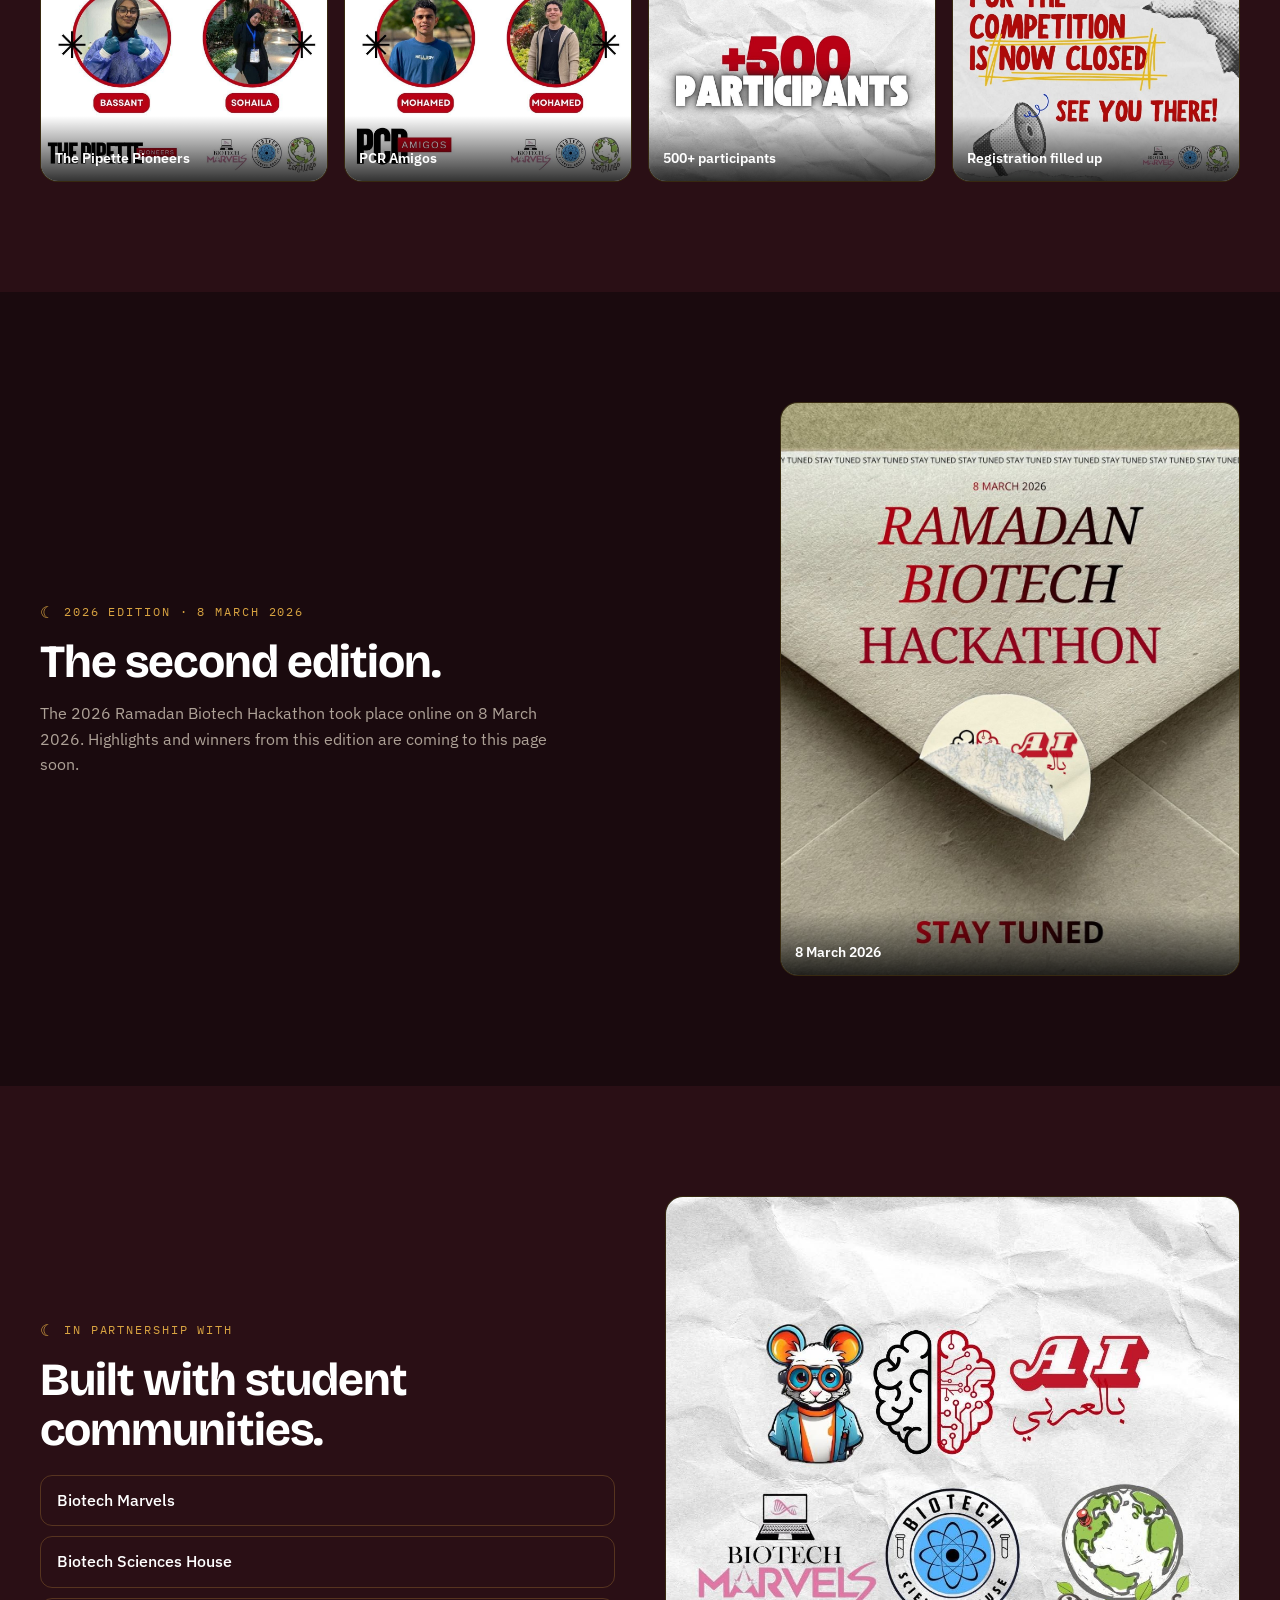
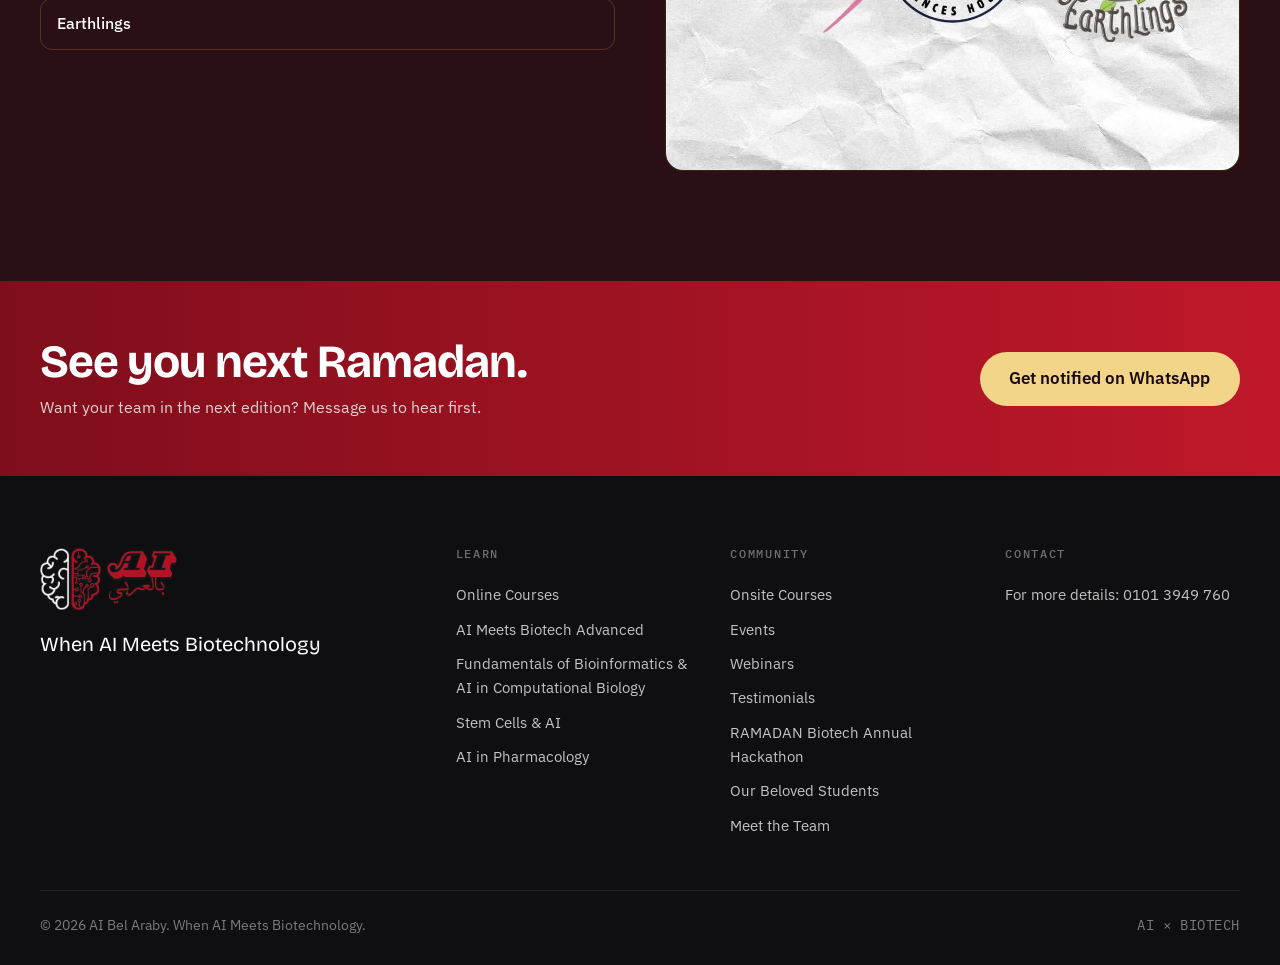
<file: hackathon.html>
<!DOCTYPE html>
<html lang="en">
<head>
  <meta charset="utf-8">
  <meta name="viewport" content="width=device-width, initial-scale=1">
  <title>RAMADAN Biotech Annual Hackathon — AI Bel Araby</title>
  <meta name="description" content="Our annual Ramadan hackathon for biotechnology and AI.">
  <meta name="theme-color" content="#0f0f11">
  <meta property="og:type" content="website">
  <meta property="og:title" content="AI Bel Araby — When AI Meets Biotechnology">
  <meta property="og:description" content="Hands-on courses on AI in science and biotechnology.">
  <meta property="og:image" content="assets/img/og-image.jpg">
  <meta name="twitter:card" content="summary_large_image">
  <link rel="icon" type="image/png" href="assets/img/favicon.png">
  <link rel="apple-touch-icon" href="assets/img/apple-touch-icon.png">
  <link rel="manifest" href="site.webmanifest">
  <link rel="preconnect" href="https://fonts.googleapis.com">
  <link rel="preconnect" href="https://fonts.gstatic.com" crossorigin>
  <link href="https://fonts.googleapis.com/css2?family=Bricolage+Grotesque:opsz,wght@12..96,500;12..96,600;12..96,700;12..96,800&family=IBM+Plex+Mono:wght@400;500&family=IBM+Plex+Sans+Arabic:wght@400;500;600;700&family=IBM+Plex+Sans:ital,wght@0,400;0,500;0,600;1,400&display=swap" rel="stylesheet">
  <link rel="stylesheet" href="assets/css/style.css?v=20261127h">
</head>
<body data-page="hackathon" data-key="hackathon" class="rmd">
<main id="main">
  <section class="rh">
    <div class="rh-sky" aria-hidden="true" id="rhSky"></div>
    <div class="rh-lanterns" aria-hidden="true" id="rhLanterns"></div>
    <div class="wrap rh-inner">
      <div class="crumbs"><a href="index.html">Home</a><span>/</span><span>RAMADAN Biotech Annual Hackathon</span></div>
      <span class="rh-moon" aria-hidden="true"></span>
      <p class="rh-kicker">Annual · Online</p>
      <h1><span>Ramadan</span> Biotech <span>Hackathon</span></h1>
      <p class="rh-sub">Every Ramadan, biotechnology students from across Egypt team up online to compete, learn and win.</p>
      <div class="rh-stats">
        <span><b>500+</b>participants</span>
        <span><b>2</b>editions</span>
        <span><b>3</b>competition days</span>
      </div>
    </div>
  </section>

  <section class="section rmd-sec">
    <div class="wrap">
      <div class="rmd-head"><span class="rmd-eyebrow">2025 edition · The champions</span><h2>Top three teams of 2025.</h2></div>
      <div class="podium" id="podium"></div>
      <div class="rmd-pair">
        <button class="rmd-card" data-img="2026-poster.jpg" data-cap="Ramadan Biotech Hackathon: online, 8 March"><img src="assets/img/hackathon/2026-poster.jpg" alt="Hackathon 2026 poster" loading="lazy"><span>The announcement</span></button>
        <button class="rmd-card" data-img="partners.jpg" data-cap="AI Bel Araby with Biotech Marvels, Biotech Sciences House and Earthlings"><img src="assets/img/hackathon/partners.jpg" alt="Partner logos" loading="lazy"><span>Our partners</span></button>
      </div>
    </div>
  </section>

  <section class="section rmd-sec rmd-alt">
    <div class="wrap">
      <div class="rmd-head"><span class="rmd-eyebrow">2025 edition · Biotech Revolution Competition</span><h2>Three days of competition.</h2>
        <p>Live quiz rounds on Quiz.com with team leaderboards, in partnership with student communities.</p></div>
      <div class="days">
        <article class="day"><span class="day-n">Day 1</span><h3>Live on Quiz.com</h3><p>Teams answered biotech questions in real time while the leaderboard updated live.</p>
          <button class="rmd-card flat" data-img="day1-live.jpg" data-cap="Day 1: live quiz and leaderboard"><img src="assets/img/hackathon/day1-live.jpg" alt="Day 1 quiz screens" loading="lazy"></button></article>
        <article class="day"><span class="day-n">Day 2</span><h3>Results</h3><ol class="medals" data-day="2"></ol>
          <button class="day-src" data-img="day2-results.jpg" data-cap="Day 2 results">View the results post</button></article>
        <article class="day"><span class="day-n">Day 3</span><h3>Results</h3><ol class="medals" data-day="3"></ol>
          <button class="day-src" data-img="day3-results.jpg" data-cap="Day 3 results">View the results post</button></article>
      </div>
      <div class="rmd-head" style="margin-top:70px"><span class="rmd-eyebrow">Team spotlights</span><h2>Meet some of the teams.</h2></div>
      <div class="spots">
        <button class="rmd-card" data-img="team-pipette-pioneers.jpg" data-cap="The Pipette Pioneers: Bassant and Sohaila"><img src="assets/img/hackathon/team-pipette-pioneers.jpg" alt="The Pipette Pioneers team" loading="lazy"><span>The Pipette Pioneers</span></button>
        <button class="rmd-card" data-img="team-pcr-amigos.jpg" data-cap="PCR Amigos: Mohamed and Mohamed"><img src="assets/img/hackathon/team-pcr-amigos.jpg" alt="PCR Amigos team" loading="lazy"><span>PCR Amigos</span></button>
        <button class="rmd-card" data-img="500-participants.jpg" data-cap="More than 500 participants"><img src="assets/img/hackathon/500-participants.jpg" alt="500+ participants" loading="lazy"><span>500+ participants</span></button>
        <button class="rmd-card" data-img="registration-closed.jpg" data-cap="Registration closed: see you there!"><img src="assets/img/hackathon/registration-closed.jpg" alt="Registration closed" loading="lazy"><span>Registration filled up</span></button>
      </div>
    </div>
  </section>

  <section class="section rmd-sec ed26">
    <div class="wrap ed26-in">
      <div><span class="rmd-eyebrow">2026 edition · 8 March 2026</span><h2>The second edition.</h2>
        <p>The 2026 Ramadan Biotech Hackathon took place online on 8 March 2026. Highlights and winners from this edition are coming to this page soon.</p></div>
      <button class="rmd-card" data-img="2026-stay-tuned.jpg" data-cap="Ramadan Biotech Hackathon: 8 March 2026"><img src="assets/img/hackathon/2026-stay-tuned.jpg" alt="2026 edition teaser: 8 March 2026" loading="lazy"><span>8 March 2026</span></button>
    </div>
  </section>

  <section class="section rmd-sec rmd-alt">
    <div class="wrap partners">
      <div><span class="rmd-eyebrow">In partnership with</span><h2>Built with student communities.</h2>
        <ul class="clean p-list"><li>Biotech Marvels</li><li>Biotech Sciences House</li><li>Earthlings</li></ul></div>
      <button class="rmd-card flat" data-img="partners.jpg" data-cap="AI Bel Araby with Biotech Marvels, Biotech Sciences House and Earthlings"><img src="assets/img/hackathon/partners.jpg" alt="Partner logos" loading="lazy"></button>
    </div>
  </section>

  <section class="rmd-cta">
    <div class="wrap rmd-cta-in">
      <div><h2>See you next Ramadan.</h2><p>Want your team in the next edition? Message us to hear first.</p></div>
      <a class="btn btn-lg rmd-btn" id="rmdWa" href="#" target="_blank" rel="noopener">Get notified on WhatsApp</a>
    </div>
  </section>
</main>
<div class="lb" id="lb" hidden role="dialog" aria-modal="true" aria-labelledby="lbTitle">
  <div class="lb-top"><div><b id="lbTitle"></b><span id="lbCount"></span></div><button class="lb-btn" id="lbClose" aria-label="Close"></button></div>
  <div class="lb-stage"><span></span><figure class="lb-fig"><img id="lbImg" alt=""><figcaption id="lbCap"></figcaption></figure><span></span></div>
</div>
<script src="assets/js/courses.js?v=20261127h"></script>
<script src="assets/js/core.js?v=20261127h"></script>
<script src="assets/js/app.js?v=20261127h"></script>
</body>
</html>
</file>
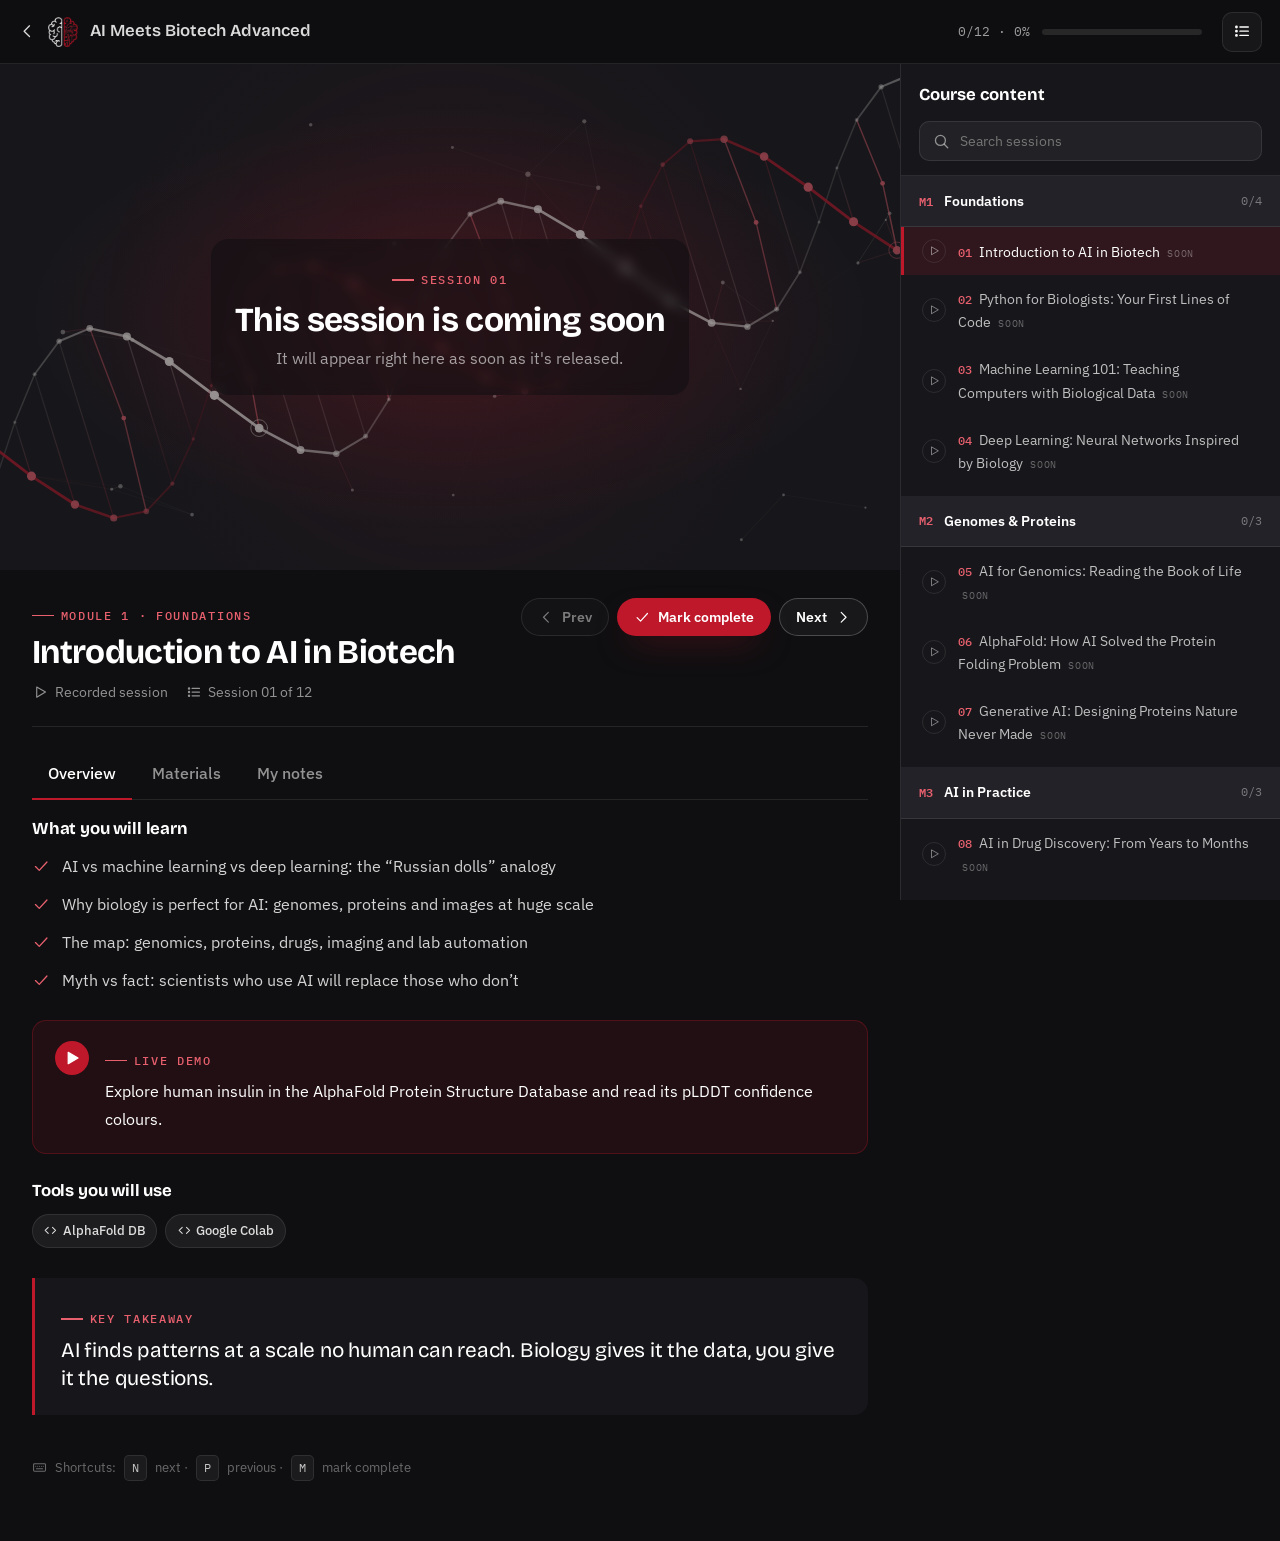
<file: learn.html>
<!DOCTYPE html>
<html lang="en">
<head>
  <meta charset="utf-8">
  <meta name="viewport" content="width=device-width, initial-scale=1">
  <title>Learn — AI Bel Araby</title>
  <meta name="description" content="Watch the lecture.">
  <meta name="theme-color" content="#0f0f11">
  <meta property="og:type" content="website">
  <meta property="og:title" content="AI Bel Araby — When AI Meets Biotechnology">
  <meta property="og:description" content="Hands-on courses on AI in science and biotechnology.">
  <meta property="og:image" content="assets/img/og-image.jpg">
  <meta name="twitter:card" content="summary_large_image">
  <link rel="icon" type="image/png" href="assets/img/favicon.png">
  <link rel="apple-touch-icon" href="assets/img/apple-touch-icon.png">
  <link rel="manifest" href="site.webmanifest">
  <link rel="preconnect" href="https://fonts.googleapis.com">
  <link rel="preconnect" href="https://fonts.gstatic.com" crossorigin>
  <link href="https://fonts.googleapis.com/css2?family=Bricolage+Grotesque:opsz,wght@12..96,500;12..96,600;12..96,700;12..96,800&family=IBM+Plex+Mono:wght@400;500&family=IBM+Plex+Sans+Arabic:wght@400;500;600;700&family=IBM+Plex+Sans:ital,wght@0,400;0,500;0,600;1,400&display=swap" rel="stylesheet">
  <link rel="stylesheet" href="assets/css/style.css?v=20261127h">
  <meta name="robots" content="noindex">
</head>
<body data-page="learn" class="learn">
<div id="learnApp" class="player-app"></div>
<script src="assets/js/courses.js?v=20261127h"></script>
<script src="assets/js/core.js?v=20261127h"></script>
<script src="assets/js/helix.js?v=20261127h"></script>
<script src="assets/js/app.js?v=20261127h"></script>
</body>
</html>
</file>
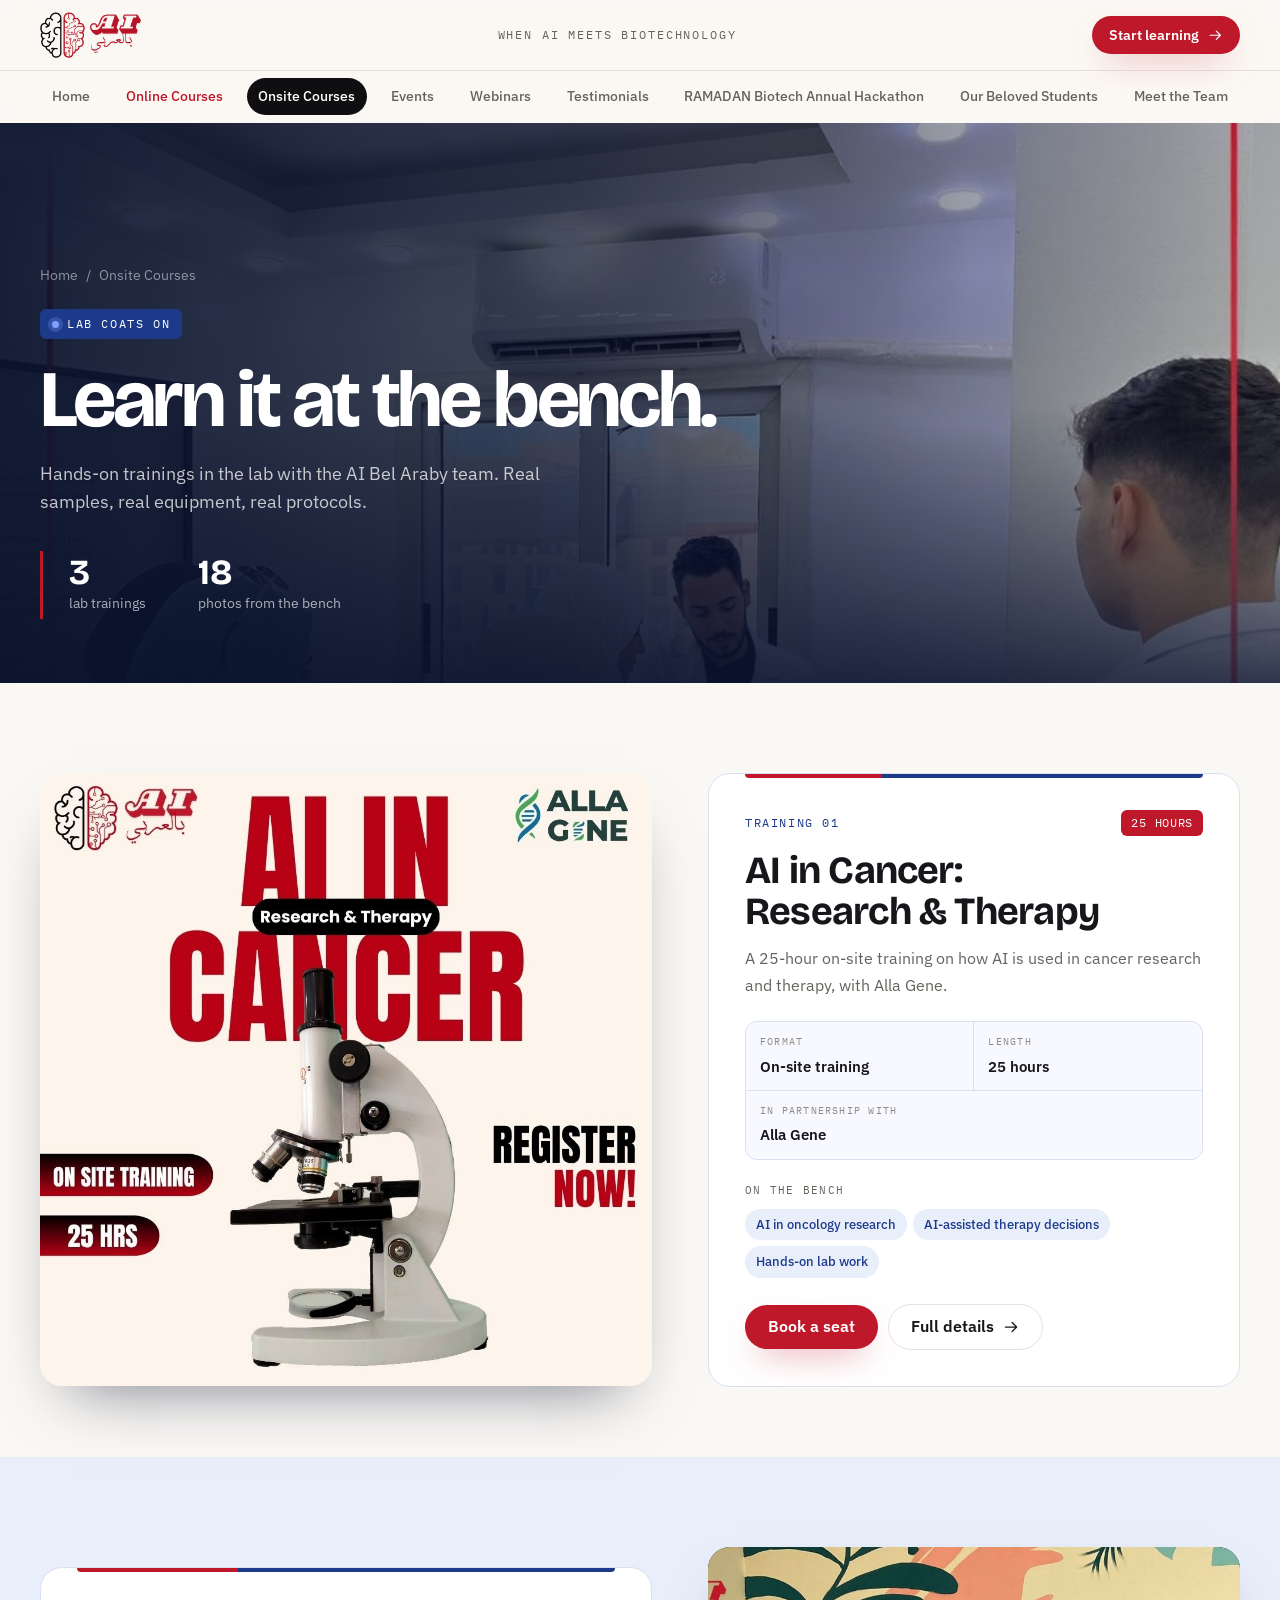
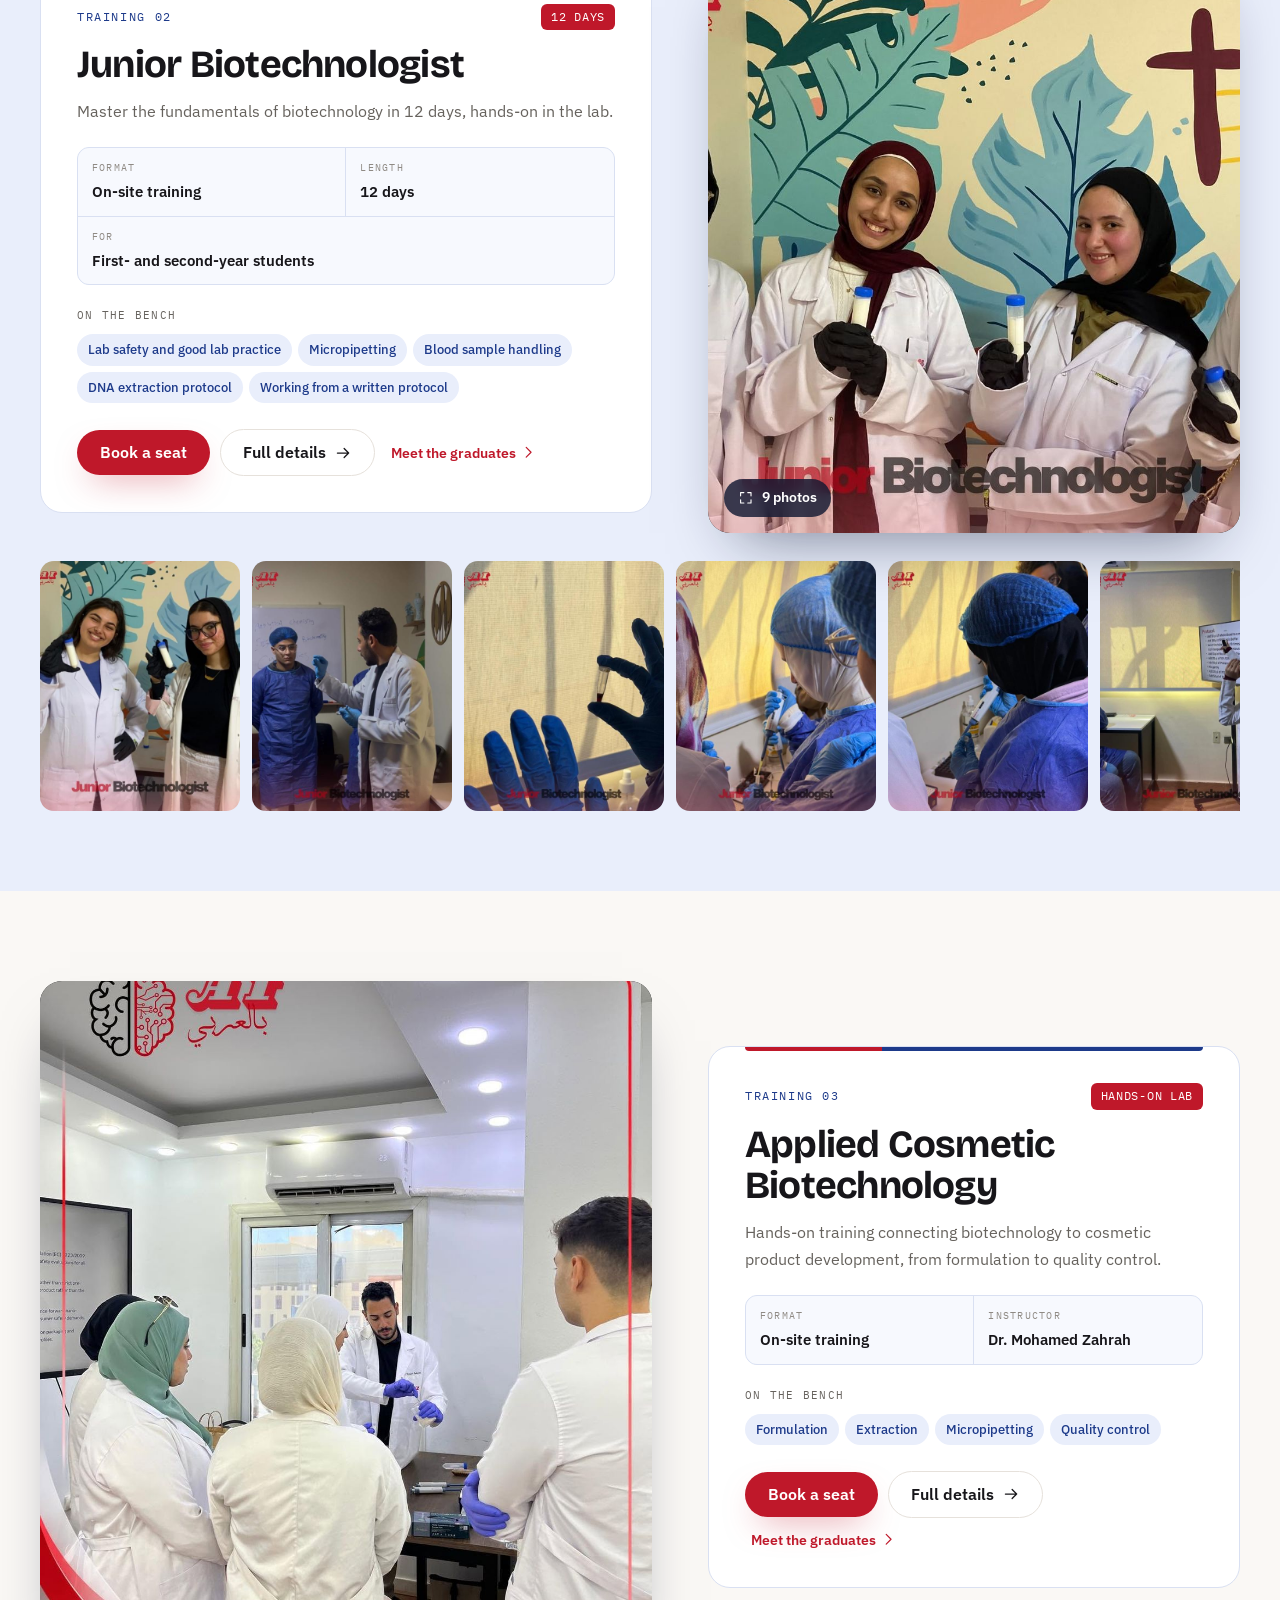
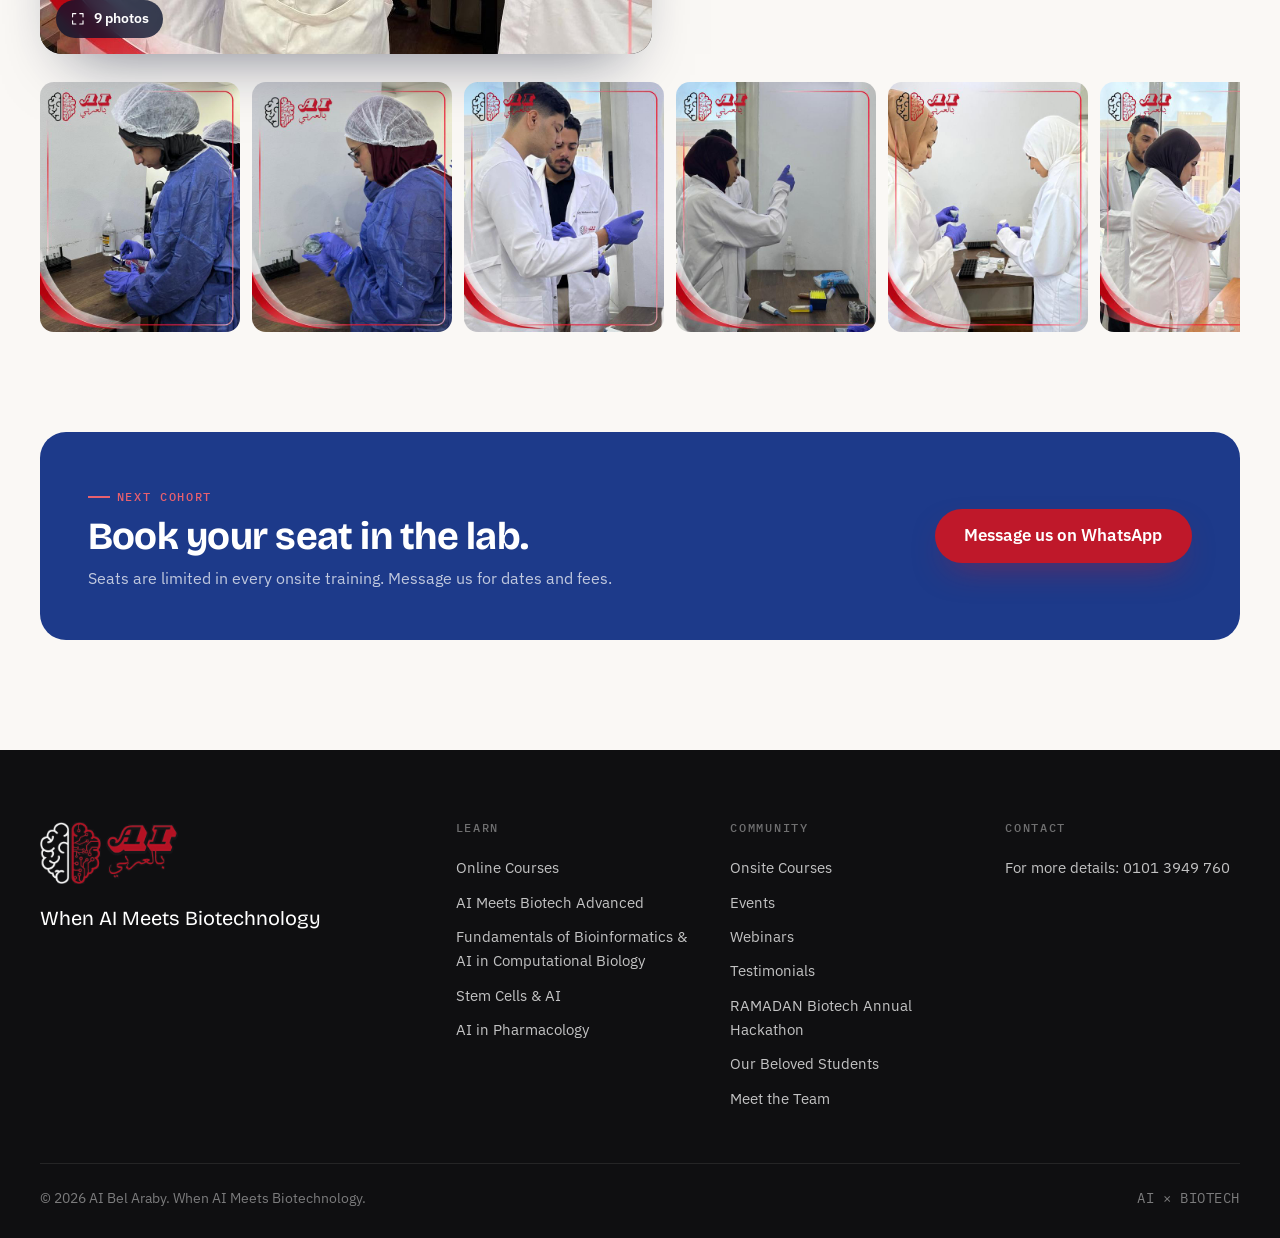
<file: onsite-courses.html>
<!DOCTYPE html>
<html lang="en">
<head>
  <meta charset="utf-8">
  <meta name="viewport" content="width=device-width, initial-scale=1">
  <title>Onsite Courses — AI Bel Araby</title>
  <meta name="description" content="Hands-on onsite trainings in biotechnology.">
  <meta name="theme-color" content="#0f0f11">
  <meta property="og:type" content="website">
  <meta property="og:title" content="AI Bel Araby — When AI Meets Biotechnology">
  <meta property="og:description" content="Hands-on courses on AI in science and biotechnology.">
  <meta property="og:image" content="assets/img/og-image.jpg">
  <meta name="twitter:card" content="summary_large_image">
  <link rel="icon" type="image/png" href="assets/img/favicon.png">
  <link rel="apple-touch-icon" href="assets/img/apple-touch-icon.png">
  <link rel="manifest" href="site.webmanifest">
  <link rel="preconnect" href="https://fonts.googleapis.com">
  <link rel="preconnect" href="https://fonts.gstatic.com" crossorigin>
  <link href="https://fonts.googleapis.com/css2?family=Bricolage+Grotesque:opsz,wght@12..96,500;12..96,600;12..96,700;12..96,800&family=IBM+Plex+Mono:wght@400;500&family=IBM+Plex+Sans+Arabic:wght@400;500;600;700&family=IBM+Plex+Sans:ital,wght@0,400;0,500;0,600;1,400&display=swap" rel="stylesheet">
  <link rel="stylesheet" href="assets/css/style.css?v=20261127h">
</head>
<body data-page="onsite" data-key="onsite" class="lab">
<main id="main">
  <section class="lh">
    <div class="lh-photo" id="lhPhoto" aria-hidden="true"></div>
    <div class="wrap lh-inner">
      <div class="crumbs"><a href="index.html">Home</a><span>/</span><span>Onsite Courses</span></div>
      <span class="lh-tag">Lab coats on</span>
      <h1>Learn it at the bench.</h1>
      <p>Hands-on trainings in the lab with the AI Bel Araby team. Real samples, real equipment, real protocols.</p>
      <div class="lh-stats" id="lhStats"></div>
    </div>
  </section>
  <div id="labList"></div>
  <section class="section" style="padding-top:20px">
    <div class="wrap">
      <div class="lab-cta">
        <div><span class="eyebrow light">Next cohort</span><h2>Book your seat in the lab.</h2><p>Seats are limited in every onsite training. Message us for dates and fees.</p></div>
        <a class="btn btn-primary btn-lg" id="labWa" href="#" target="_blank" rel="noopener">Message us on WhatsApp</a>
      </div>
    </div>
  </section>
</main>
<div class="lb" id="lb" hidden role="dialog" aria-modal="true" aria-labelledby="lbTitle">
  <div class="lb-top"><div><b id="lbTitle"></b><span id="lbCount"></span></div><button class="lb-btn" id="lbClose" aria-label="Close"></button></div>
  <div class="lb-stage"><button class="lb-btn lb-prev" id="lbPrev" aria-label="Previous"></button><figure class="lb-fig"><img id="lbImg" alt=""><figcaption id="lbCap"></figcaption></figure><button class="lb-btn lb-next" id="lbNext" aria-label="Next"></button></div>
</div>
<script src="assets/js/courses.js?v=20261127h"></script>
<script src="assets/js/core.js?v=20261127h"></script>
<script src="assets/js/app.js?v=20261127h"></script>
</body>
</html>
</file>
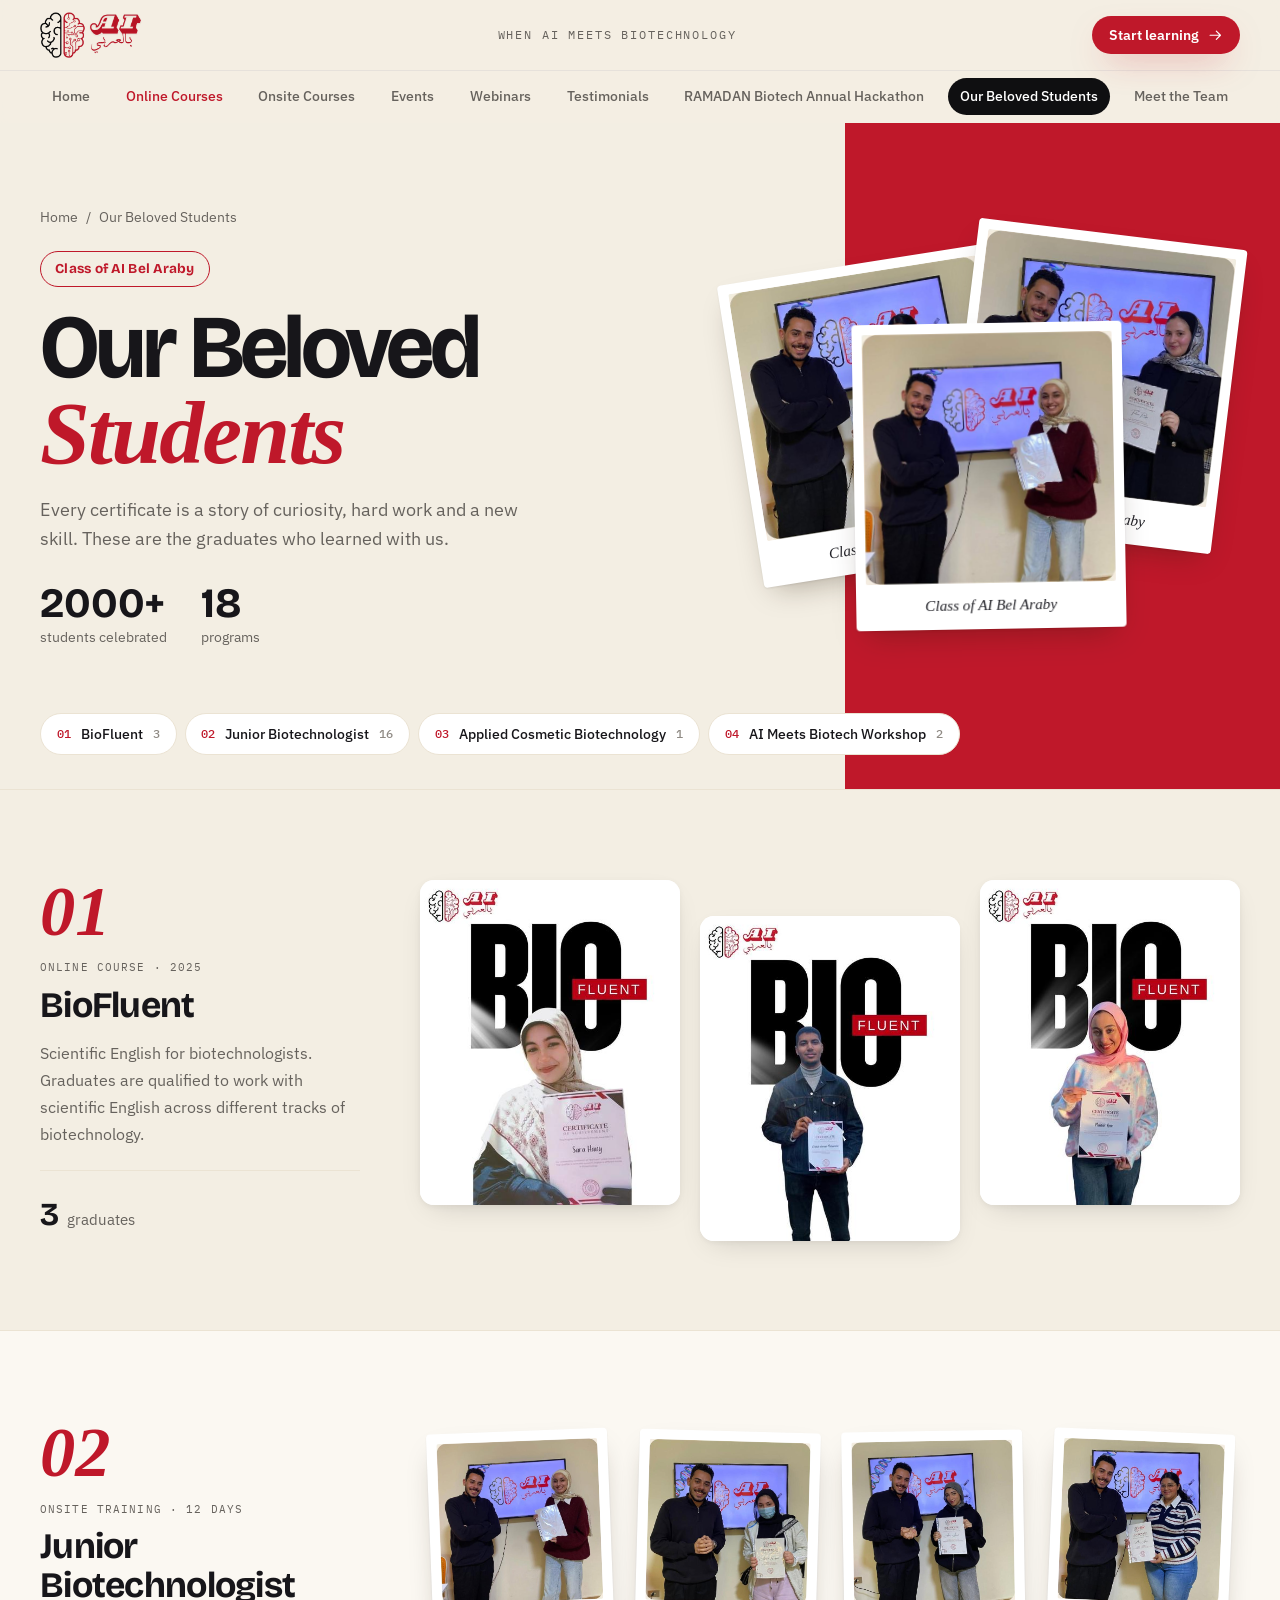
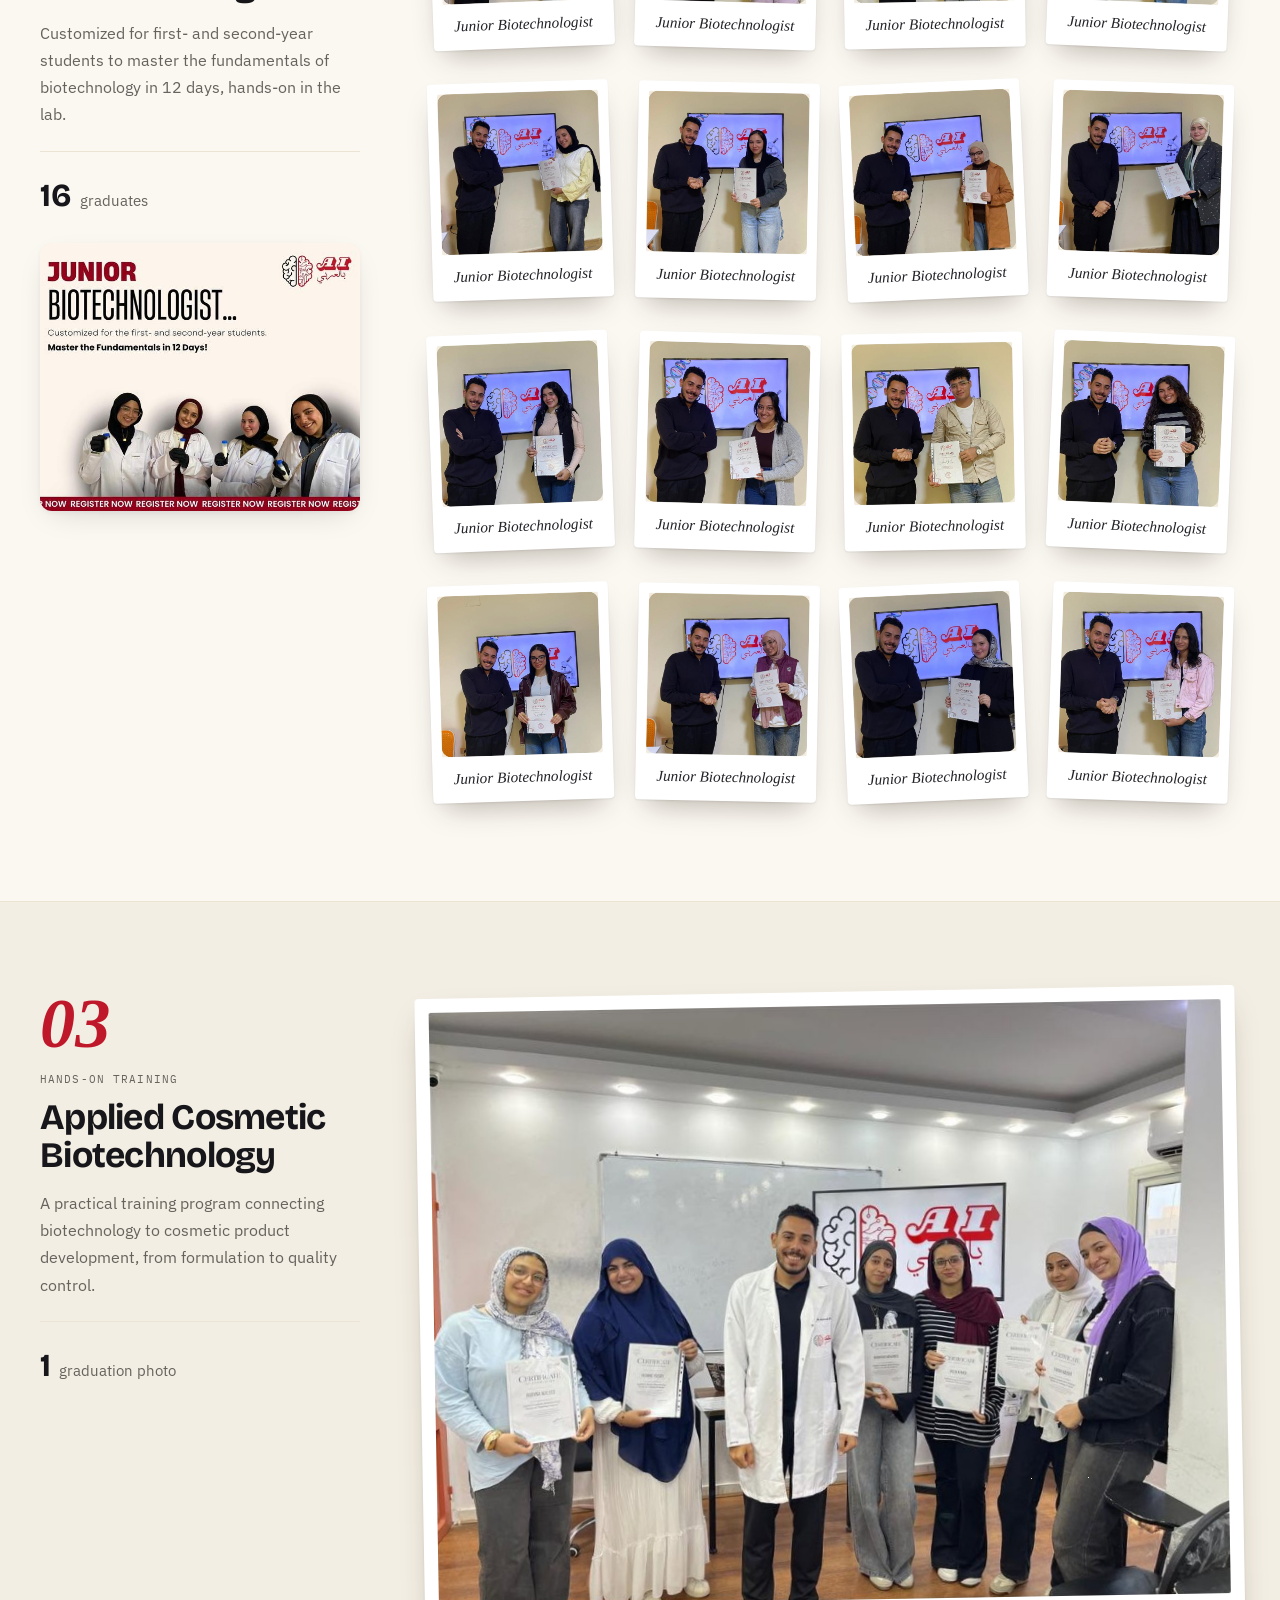
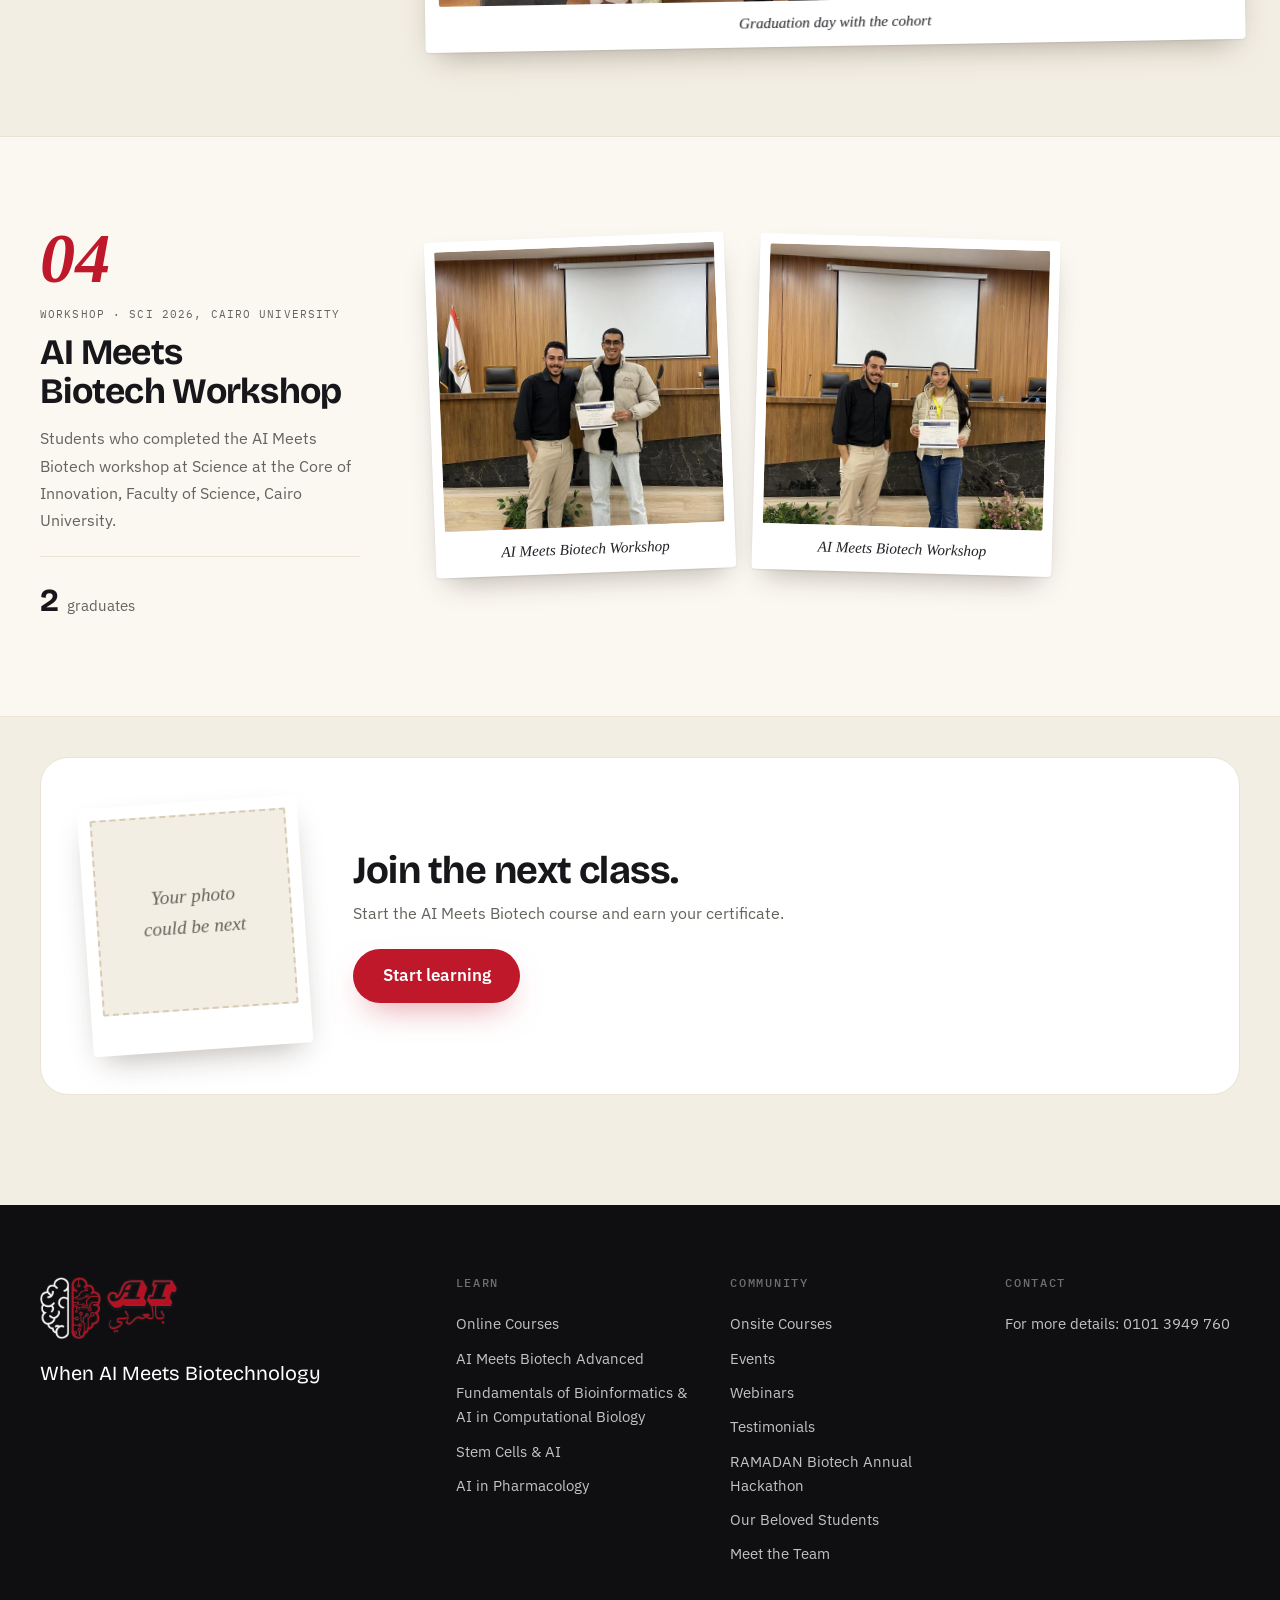
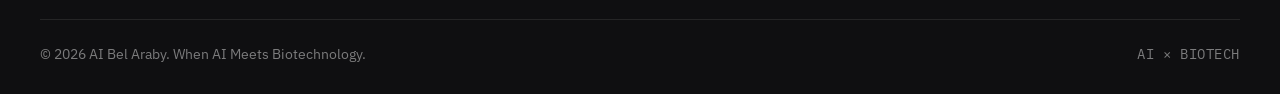
<file: students.html>
<!DOCTYPE html>
<html lang="en">
<head>
  <meta charset="utf-8">
  <meta name="viewport" content="width=device-width, initial-scale=1">
  <title>Our Beloved Students — AI Bel Araby</title>
  <meta name="description" content="Celebrating the students of AI Bel Araby.">
  <meta name="theme-color" content="#0f0f11">
  <meta property="og:type" content="website">
  <meta property="og:title" content="AI Bel Araby — When AI Meets Biotechnology">
  <meta property="og:description" content="Hands-on courses on AI in science and biotechnology.">
  <meta property="og:image" content="assets/img/og-image.jpg">
  <meta name="twitter:card" content="summary_large_image">
  <link rel="icon" type="image/png" href="assets/img/favicon.png">
  <link rel="apple-touch-icon" href="assets/img/apple-touch-icon.png">
  <link rel="manifest" href="site.webmanifest">
  <link rel="preconnect" href="https://fonts.googleapis.com">
  <link rel="preconnect" href="https://fonts.gstatic.com" crossorigin>
  <link href="https://fonts.googleapis.com/css2?family=Bricolage+Grotesque:opsz,wght@12..96,500;12..96,600;12..96,700;12..96,800&family=IBM+Plex+Mono:wght@400;500&family=IBM+Plex+Sans+Arabic:wght@400;500;600;700&family=IBM+Plex+Sans:ital,wght@0,400;0,500;0,600;1,400&display=swap" rel="stylesheet">
  <link rel="stylesheet" href="assets/css/style.css?v=20261127h">
</head>
<body data-page="students" data-key="students" class="yb">
<main id="main">
  <section class="sh">
    <div class="wrap sh-inner">
      <div class="sh-text">
        <div class="crumbs dark"><a href="index.html">Home</a><span>/</span><span>Our Beloved Students</span></div>
        <span class="sh-badge">Class of AI Bel Araby</span>
        <h1>Our Beloved<br><em>Students</em></h1>
        <p>Every certificate is a story of curiosity, hard work and a new skill. These are the graduates who learned with us.</p>
        <div class="sh-stats" id="shStats"></div>
      </div>
      <div class="sh-fan" id="shFan" aria-hidden="true"></div>
    </div>
    <nav class="sh-index wrap" id="shIndex" aria-label="Programs"></nav>
  </section>
  <div id="shChapters"></div>
  <section class="section" style="padding-top:40px">
    <div class="wrap">
      <div class="sh-next">
        <div class="sh-next-frame"><span>Your photo<br>could be next</span></div>
        <div><h2>Join the next class.</h2><p>Start the AI Meets Biotech course and earn your certificate.</p>
          <a class="btn btn-primary btn-lg" id="shCta" href="courses.html">Start learning</a></div>
      </div>
    </div>
  </section>
</main>
<div class="lb" id="lb" hidden role="dialog" aria-modal="true" aria-labelledby="lbTitle">
  <div class="lb-top"><div><b id="lbTitle"></b><span id="lbCount"></span></div><button class="lb-btn" id="lbClose" aria-label="Close"></button></div>
  <div class="lb-stage"><button class="lb-btn lb-prev" id="lbPrev" aria-label="Previous"></button><figure class="lb-fig"><img id="lbImg" alt=""><figcaption id="lbCap"></figcaption></figure><button class="lb-btn lb-next" id="lbNext" aria-label="Next"></button></div>
</div>
<script src="assets/js/courses.js?v=20261127h"></script>
<script src="assets/js/students.js?v=20261127h"></script>
<script src="assets/js/core.js?v=20261127h"></script>
<script src="assets/js/app.js?v=20261127h"></script>
</body>
</html>
</file>
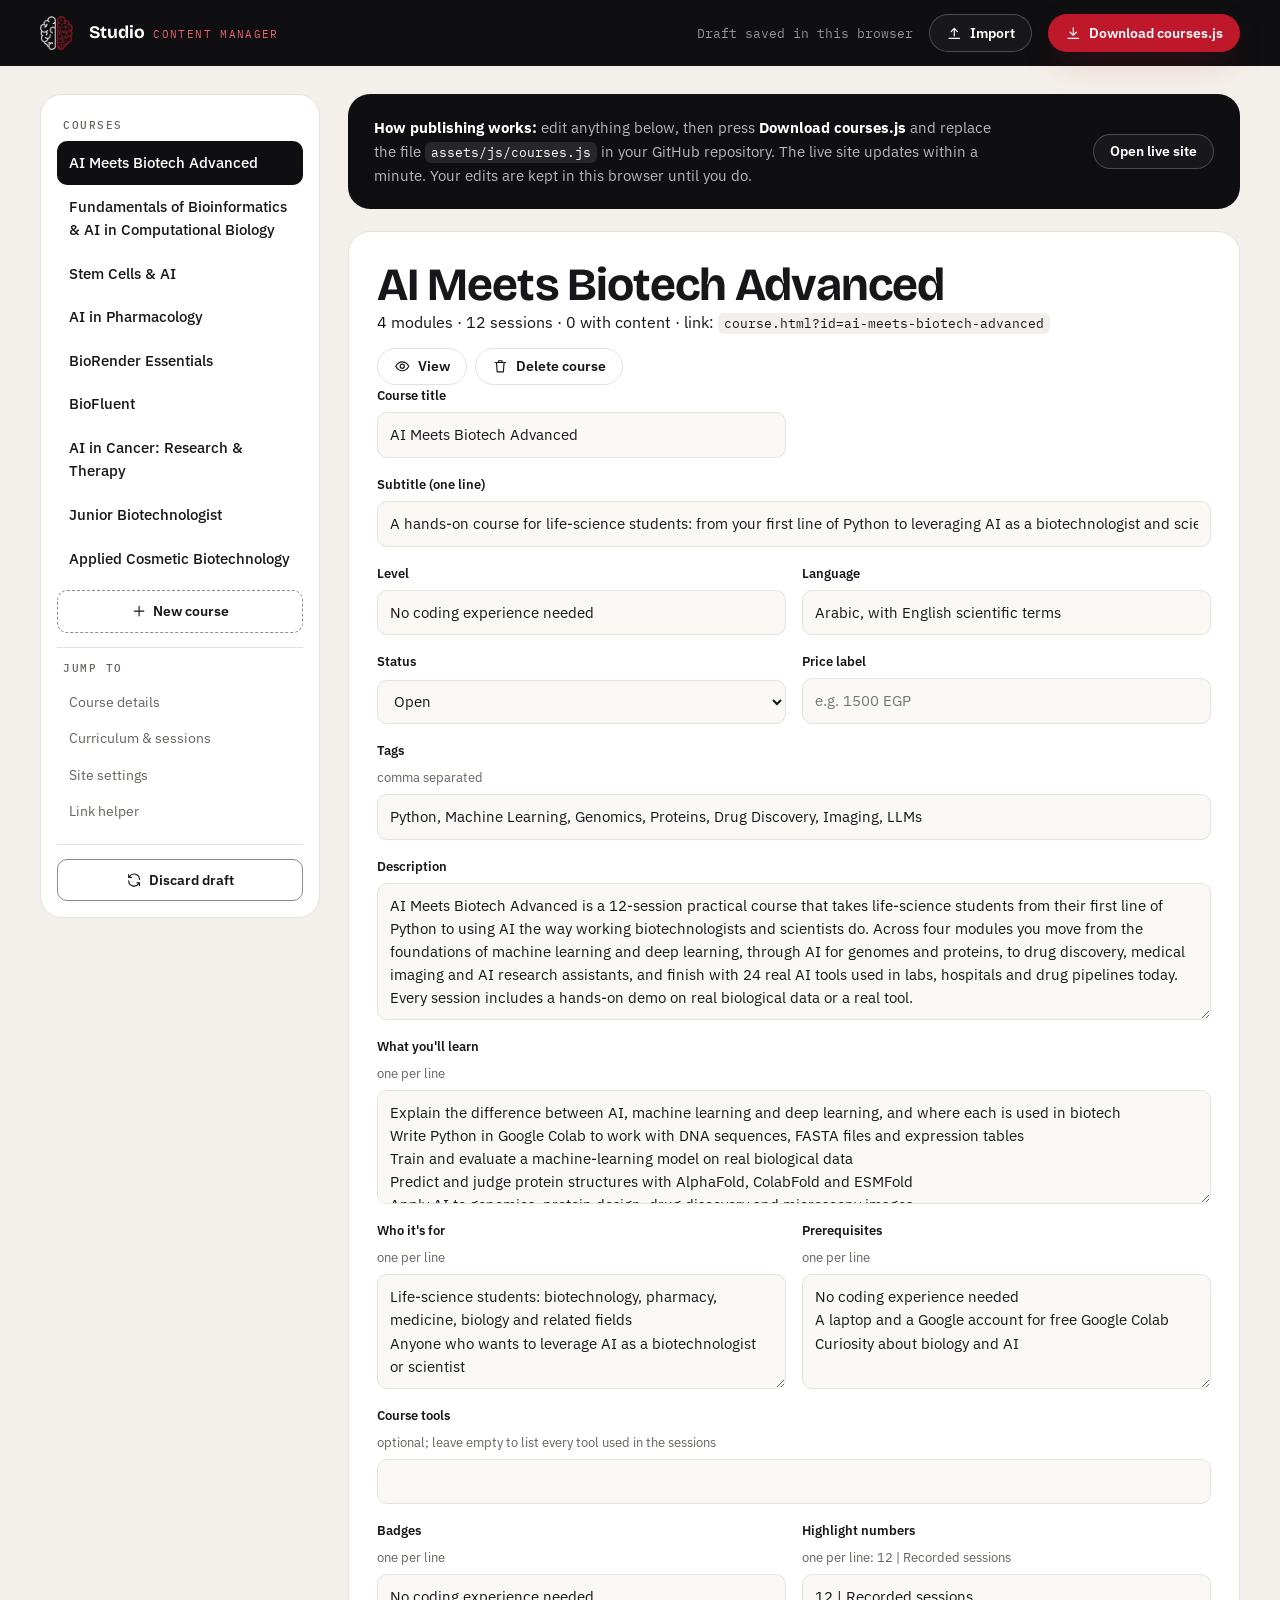
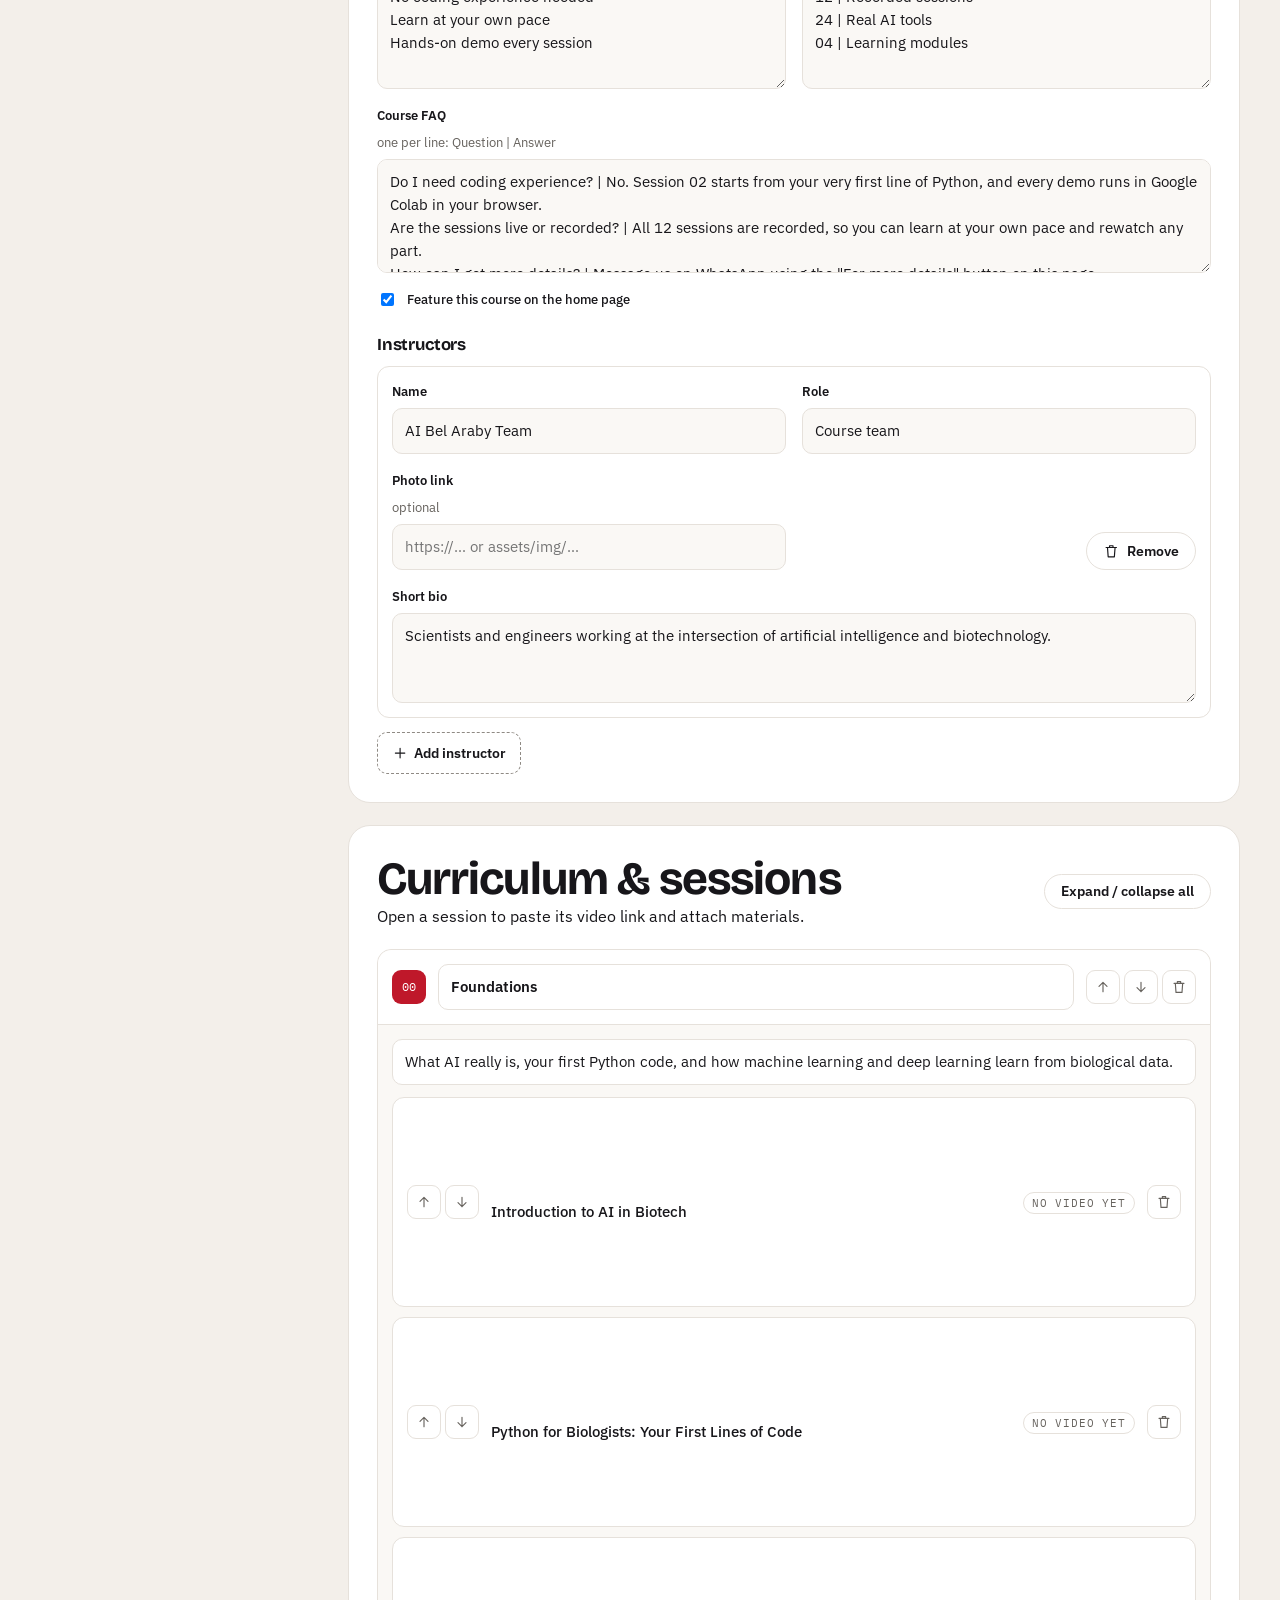
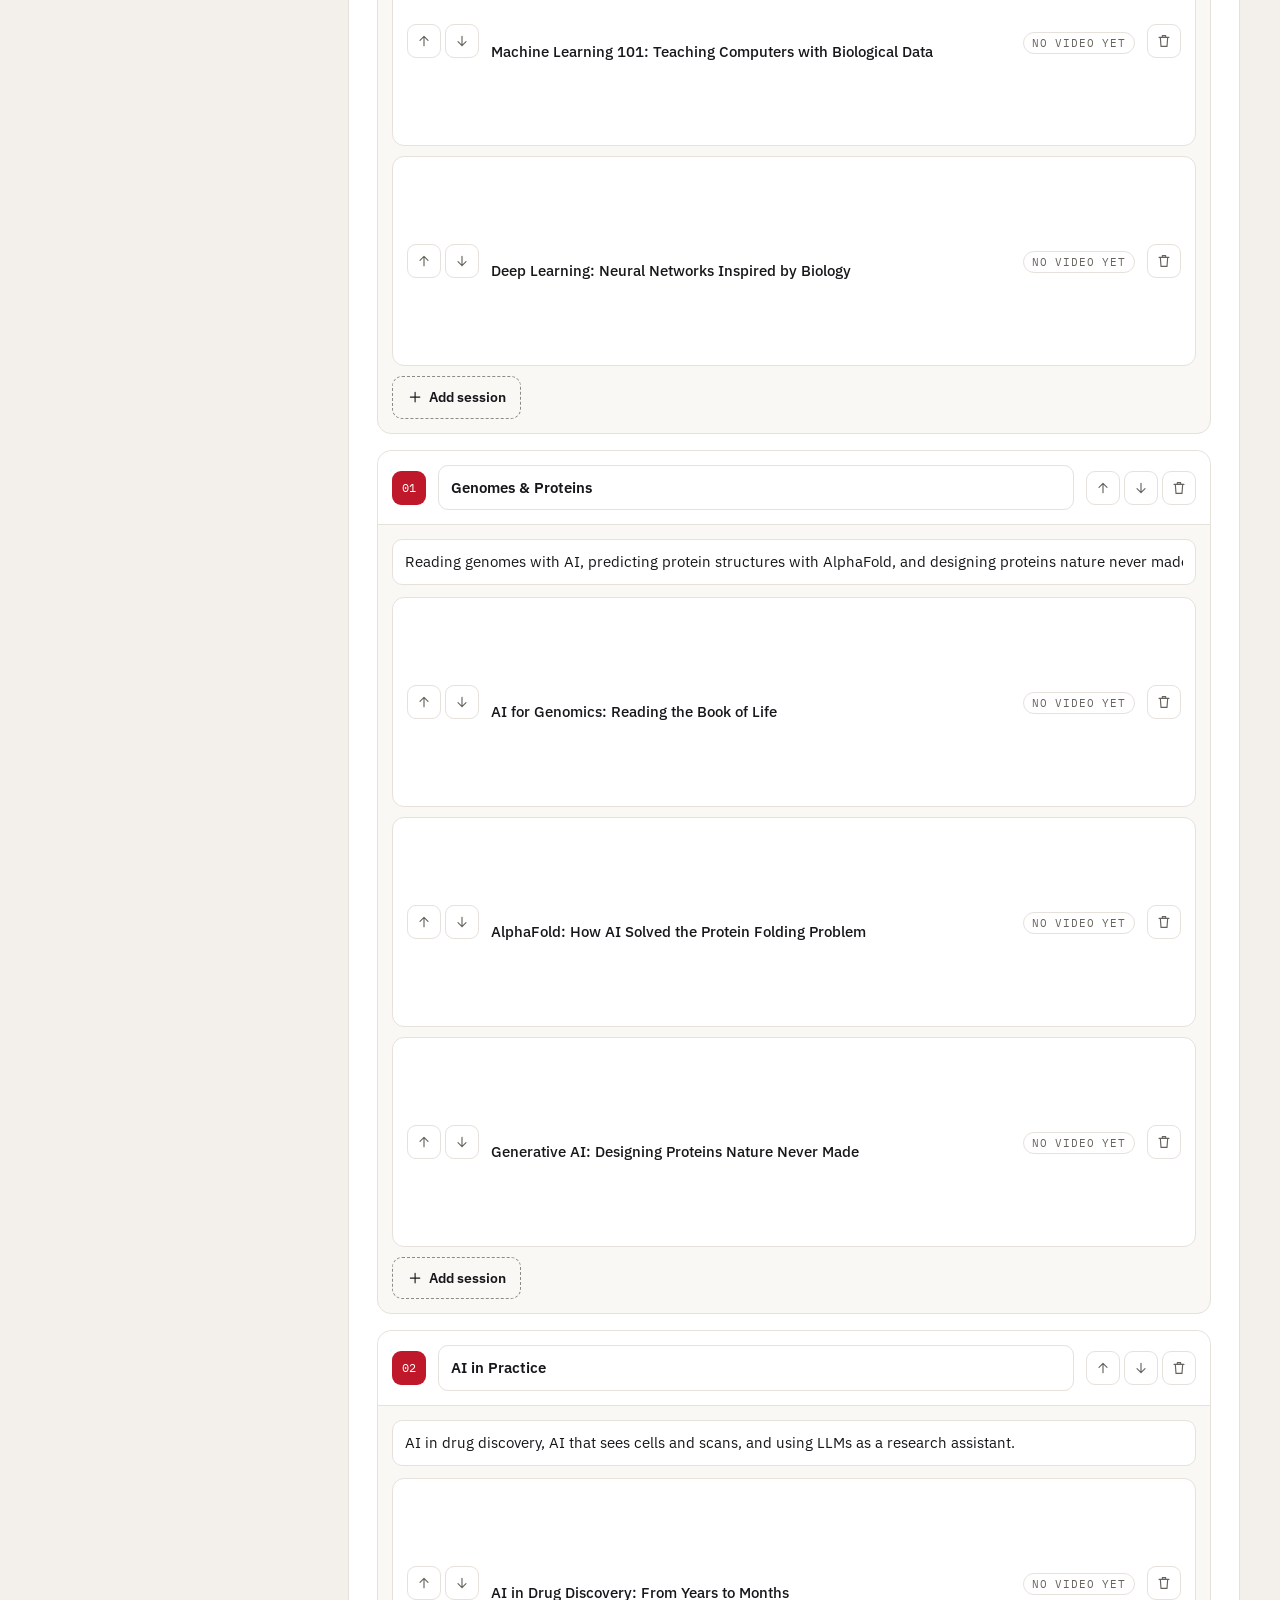
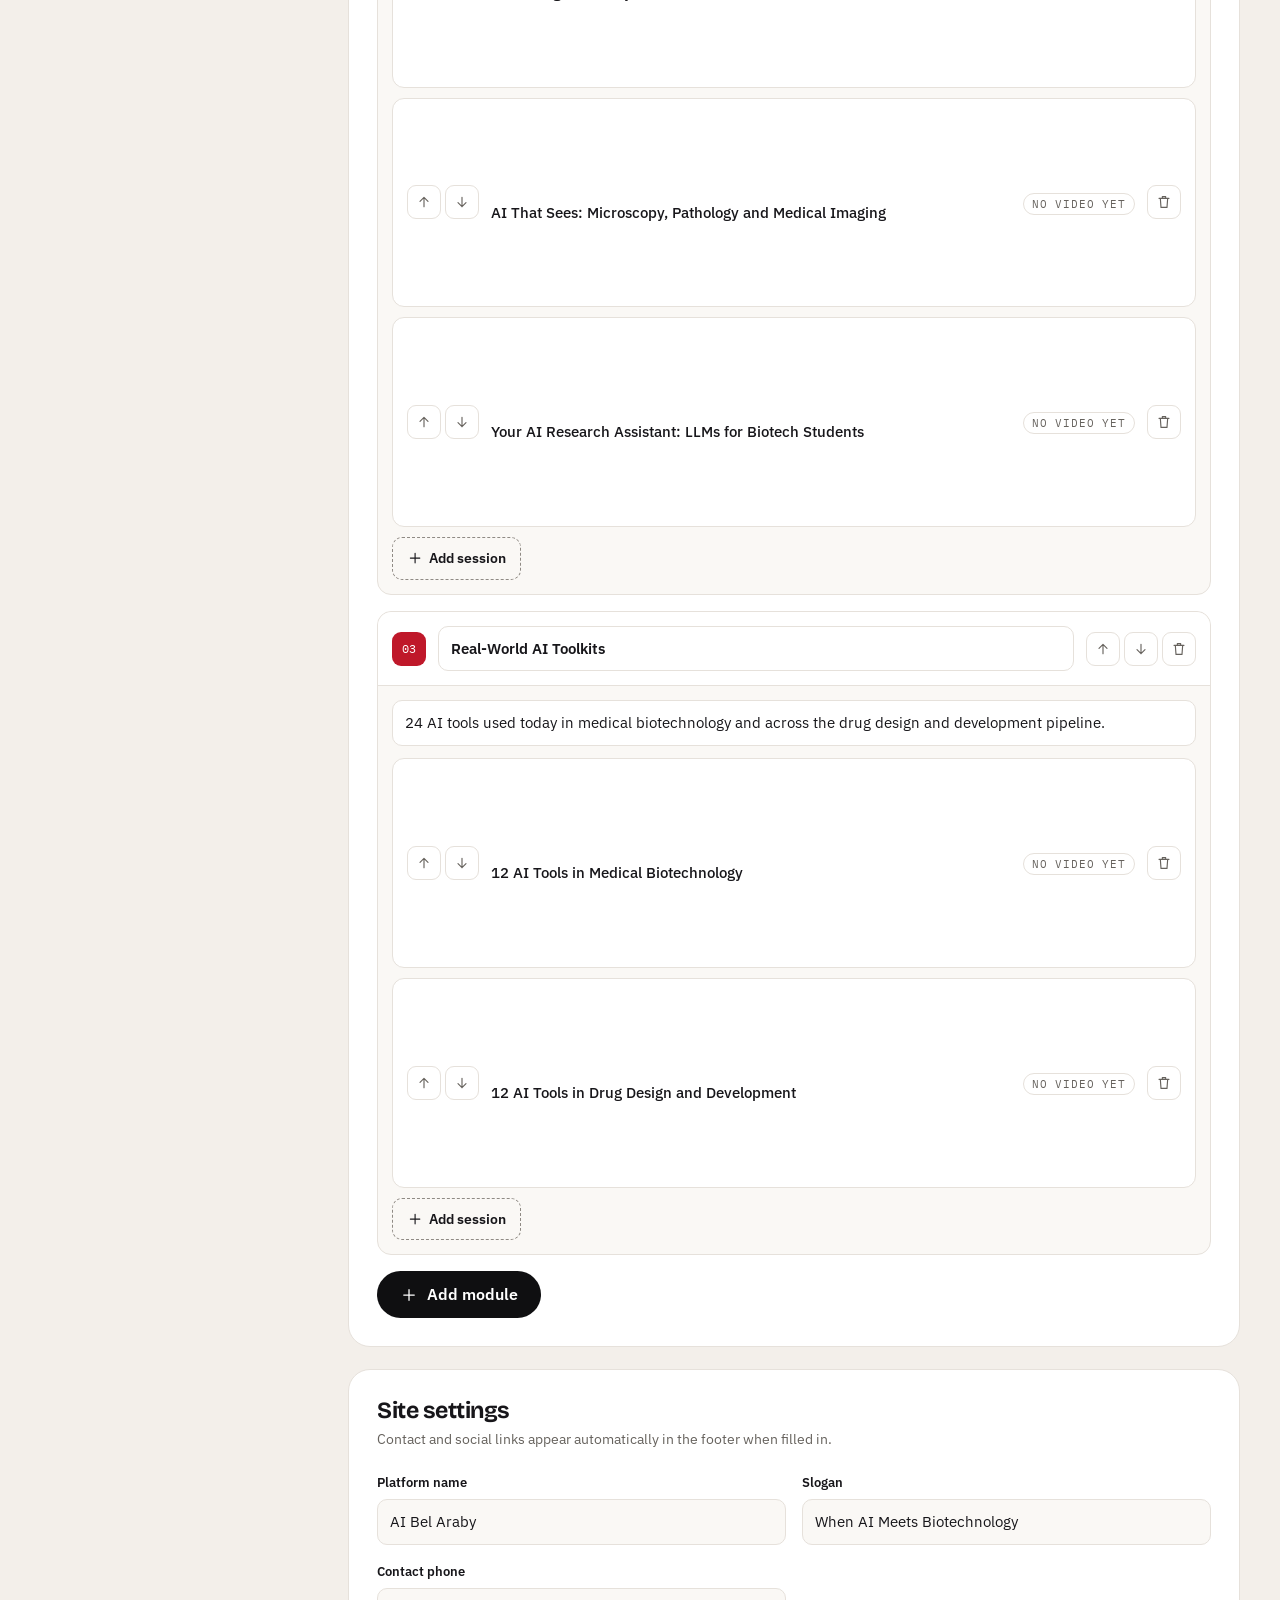
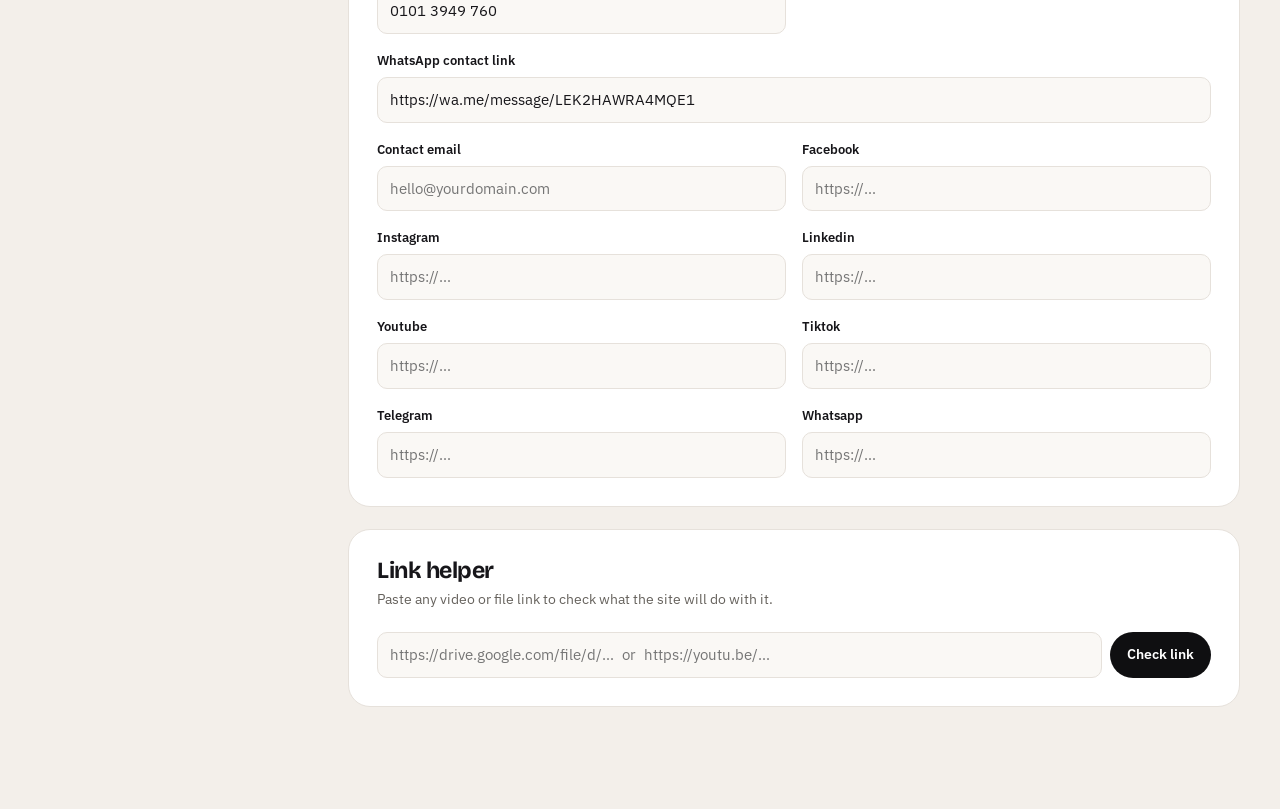
<file: studio.html>
<!DOCTYPE html>
<html lang="en">
<head>
  <meta charset="utf-8">
  <meta name="viewport" content="width=device-width, initial-scale=1">
  <meta name="robots" content="noindex, nofollow">
  <title>Studio — AI Bel Araby</title>
  <link rel="icon" type="image/png" href="assets/img/favicon.png">
  <link rel="preconnect" href="https://fonts.googleapis.com">
  <link rel="preconnect" href="https://fonts.gstatic.com" crossorigin>
  <link href="https://fonts.googleapis.com/css2?family=Bricolage+Grotesque:opsz,wght@12..96,600;12..96,700&family=IBM+Plex+Mono:wght@400;500&family=IBM+Plex+Sans+Arabic:wght@400;600&family=IBM+Plex+Sans:wght@400;500;600&display=swap" rel="stylesheet">
  <link rel="stylesheet" href="assets/css/style.css?v=20261127h">
  <style>
    body { background: var(--paper-2); }
    .st-top { position: sticky; top: 0; z-index: 20; background: var(--ink); color: #fff; }
    .st-top .wrap { display: flex; align-items: center; gap: 16px; height: 66px; }
    .st-top img { height: 34px; width: auto; }
    .st-top .ttl { font-family: var(--f-display); font-weight: 700; font-size: 1.1rem; }
    .st-top .ttl small { font-family: var(--f-mono); font-weight: 400; font-size: .7rem; letter-spacing: .12em; color: var(--red-300); margin-left: 8px; }
    .st-top .sp { flex: 1; }
    .st-state { font-size: .82rem; color: rgba(255,255,255,.55); font-family: var(--f-mono); }
    .st-grid { display: grid; grid-template-columns: 280px 1fr; gap: 28px; padding: 28px 0 80px; align-items: start; }
    .st-nav { position: sticky; top: 92px; background: var(--white); border: 1px solid var(--line); border-radius: var(--r-lg); padding: 16px; }
    .st-nav h4 { font-family: var(--f-mono); font-size: .7rem; letter-spacing: .14em; text-transform: uppercase; color: var(--muted); margin: 8px 6px 10px; font-weight: 500; }
    .st-nav button.ci { display: block; width: 100%; text-align: left; padding: 10px 12px; border-radius: 10px; border: 0; background: none; font-weight: 500; font-size: .92rem; }
    .st-nav button.ci:hover { background: var(--paper); }
    .st-nav button.ci.on { background: var(--ink); color: #fff; }
    .st-nav .sep { height: 1px; background: var(--line); margin: 14px 0; }
    .st-nav a.jump { display: block; padding: 7px 12px; font-size: .88rem; color: var(--muted); border-radius: 8px; }
    .st-nav a.jump:hover { color: var(--text); background: var(--paper); }
    .card { background: var(--white); border: 1px solid var(--line); border-radius: var(--r-lg); padding: 28px; margin-bottom: 22px; }
    .card > h2 { font-size: 1.45rem; margin-bottom: 4px; }
    .card > .hint { color: var(--muted); font-size: .9rem; margin-bottom: 22px; }
    .fg { display: grid; grid-template-columns: 1fr 1fr; gap: 16px; }
    .fg .full { grid-column: 1 / -1; }
    label.f { display: grid; gap: 6px; font-size: .82rem; font-weight: 600; color: var(--text); }
    label.f span.h { font-weight: 400; color: var(--muted); }
    .f input, .f textarea, .f select, .in { font: inherit; font-size: .93rem; font-weight: 400; padding: 10px 12px; border: 1px solid var(--line); border-radius: 10px; background: var(--paper); color: var(--text); width: 100%; }
    .f textarea { min-height: 90px; resize: vertical; line-height: 1.55; }
    .f input:focus, .f textarea:focus, .f select:focus, .in:focus { outline: none; border-color: var(--red); background: #fff; box-shadow: 0 0 0 3px rgba(191,24,42,.12); }
    .mod { border: 1px solid var(--line); border-radius: var(--r); margin-bottom: 16px; background: var(--paper); }
    .mod-h { display: grid; grid-template-columns: auto 1fr auto; gap: 12px; align-items: center; padding: 14px; border-bottom: 1px solid var(--line); background: var(--white); border-radius: var(--r) var(--r) 0 0; }
    .mod-h .num { width: 34px; height: 34px; border-radius: 9px; background: var(--red); color: #fff; display: grid; place-items: center; font-family: var(--f-mono); font-size: .78rem; }
    .mod-b { padding: 14px; }
    .tools-row { display: flex; gap: 4px; }
    .ib { width: 34px; height: 34px; border-radius: 9px; border: 1px solid var(--line); background: var(--white); display: grid; place-items: center; color: var(--muted); }
    .ib:hover { color: var(--text); border-color: var(--text); }
    .ib.del:hover { color: #fff; background: var(--red); border-color: var(--red); }
    .ib .ico { width: 16px; height: 16px; }
    .les { background: var(--white); border: 1px solid var(--line); border-radius: 12px; margin-bottom: 10px; }
    .les > summary { list-style: none; cursor: pointer; display: grid; grid-template-columns: auto 1fr auto auto; gap: 12px; align-items: center; padding: 12px 14px; }
    .les > summary::-webkit-details-marker { display: none; }
    .les .lt { font-weight: 500; font-size: .93rem; }
    .badge { font-family: var(--f-mono); font-size: .66rem; letter-spacing: .08em; text-transform: uppercase; padding: 3px 8px; border-radius: 99px; border: 1px solid var(--line); color: var(--muted); white-space: nowrap; }
    .badge.ok { background: #e7f6ef; color: #0e7a52; border-color: #bfe8d5; }
    .badge.red { background: var(--red-50); color: var(--red-600); border-color: #f4ccd1; }
    .les-b { padding: 4px 14px 16px; border-top: 1px solid var(--line); display: grid; gap: 14px; }
    .mat-row { display: grid; grid-template-columns: 1.2fr 2fr .8fr .7fr auto; gap: 8px; margin-bottom: 8px; }
    .addbtn { display: inline-flex; align-items: center; gap: 6px; border: 1px dashed var(--muted-2); background: none; padding: 9px 14px; border-radius: 10px; font-size: .88rem; font-weight: 600; color: var(--text); }
    .addbtn:hover { border-color: var(--red); color: var(--red); }
    .banner { background: var(--ink); color: #fff; border-radius: var(--r-lg); padding: 22px 26px; margin-bottom: 22px; display: flex; gap: 20px; align-items: center; justify-content: space-between; flex-wrap: wrap; }
    .banner p { color: rgba(255,255,255,.7); font-size: .93rem; max-width: 640px; }
    .banner b { color: #fff; }
    .modal { position: fixed; inset: 0; background: rgba(15,15,17,.7); display: grid; place-items: center; z-index: 60; padding: 20px; }
    .modal-box { width: min(900px, 100%); background: var(--ink); border-radius: var(--r-lg); overflow: hidden; }
    .modal-box .stage { max-height: none; }
    .modal-box .mb-f { display: flex; justify-content: space-between; align-items: center; padding: 14px 18px; color: rgba(255,255,255,.7); font-size: .88rem; gap: 12px; }
    .vid-line { display: grid; grid-template-columns: 1fr auto; gap: 8px; }
    code.k { font-family: var(--f-mono); font-size: .82rem; background: var(--paper-2); padding: 2px 6px; border-radius: 6px; }
    .helper-out { margin-top: 12px; font-family: var(--f-mono); font-size: .82rem; word-break: break-all; background: var(--paper); border: 1px solid var(--line); border-radius: 10px; padding: 12px; display: none; }
    @media (max-width: 900px) { .st-grid { grid-template-columns: 1fr; } .st-nav { position: static; } .fg { grid-template-columns: 1fr; } .mat-row { grid-template-columns: 1fr 1fr; } .st-state { display: none; } }
  </style>
</head>
<body>
  <header class="st-top">
    <div class="wrap">
      <a href="index.html"><img src="assets/img/mark-light.png" alt="AI Bel Araby"></a>
      <span class="ttl">Studio<small>CONTENT MANAGER</small></span>
      <span class="sp"></span>
      <span class="st-state" id="saveState">Draft saved in this browser</span>
      <button class="btn btn-ghost-light btn-sm" id="importBtn" title="Load a courses.js file"></button>
      <button class="btn btn-primary btn-sm" id="downloadBtn"></button>
      <input type="file" id="importFile" accept=".js,text/javascript" hidden>
    </div>
  </header>

  <div class="wrap st-grid">
    <aside class="st-nav">
      <h4>Courses</h4>
      <div id="courseList"></div>
      <button class="addbtn" id="addCourse" style="width:100%;margin-top:10px;justify-content:center"></button>
      <div class="sep"></div>
      <h4>Jump to</h4>
      <a class="jump" href="#s-info">Course details</a>
      <a class="jump" href="#s-cur">Curriculum &amp; sessions</a>
      <a class="jump" href="#s-site">Site settings</a>
      <a class="jump" href="#s-help">Link helper</a>
      <div class="sep"></div>
      <button class="addbtn" id="discardBtn" style="width:100%;justify-content:center;border-style:solid"></button>
    </aside>

    <main>
      <div class="banner">
        <p><b>How publishing works:</b> edit anything below, then press <b>Download courses.js</b> and replace the file <code class="k" style="background:rgba(255,255,255,.1);color:#fff">assets/js/courses.js</code> in your GitHub repository. The live site updates within a minute. Your edits are kept in this browser until you do.</p>
        <a class="btn btn-ghost-light btn-sm" id="previewSite" href="courses.html" target="_blank">Open live site</a>
      </div>
      <div id="editor"></div>

      <section class="card" id="s-site">
        <h2>Site settings</h2>
        <p class="hint">Contact and social links appear automatically in the footer when filled in.</p>
        <div class="fg" id="siteForm"></div>
      </section>

      <section class="card" id="s-help">
        <h2>Link helper</h2>
        <p class="hint">Paste any video or file link to check what the site will do with it.</p>
        <div class="vid-line"><input class="in" id="helperIn" placeholder="https://drive.google.com/file/d/…  or  https://youtu.be/…"><button class="btn btn-dark btn-sm" id="helperBtn">Check link</button></div>
        <div class="helper-out" id="helperOut"></div>
      </section>
    </main>
  </div>

  <div class="modal" id="modal" hidden>
    <div class="modal-box">
      <div class="stage" id="modalStage"></div>
      <div class="mb-f"><span id="modalInfo"></span><button class="btn btn-ghost-light btn-sm" id="modalClose">Close</button></div>
    </div>
  </div>

<script src="assets/js/courses.js?v=20261127h"></script>
<script src="assets/js/core.js?v=20261127h"></script>
<script src="assets/js/studio.js?v=20261127h"></script>
</body>
</html>
</file>
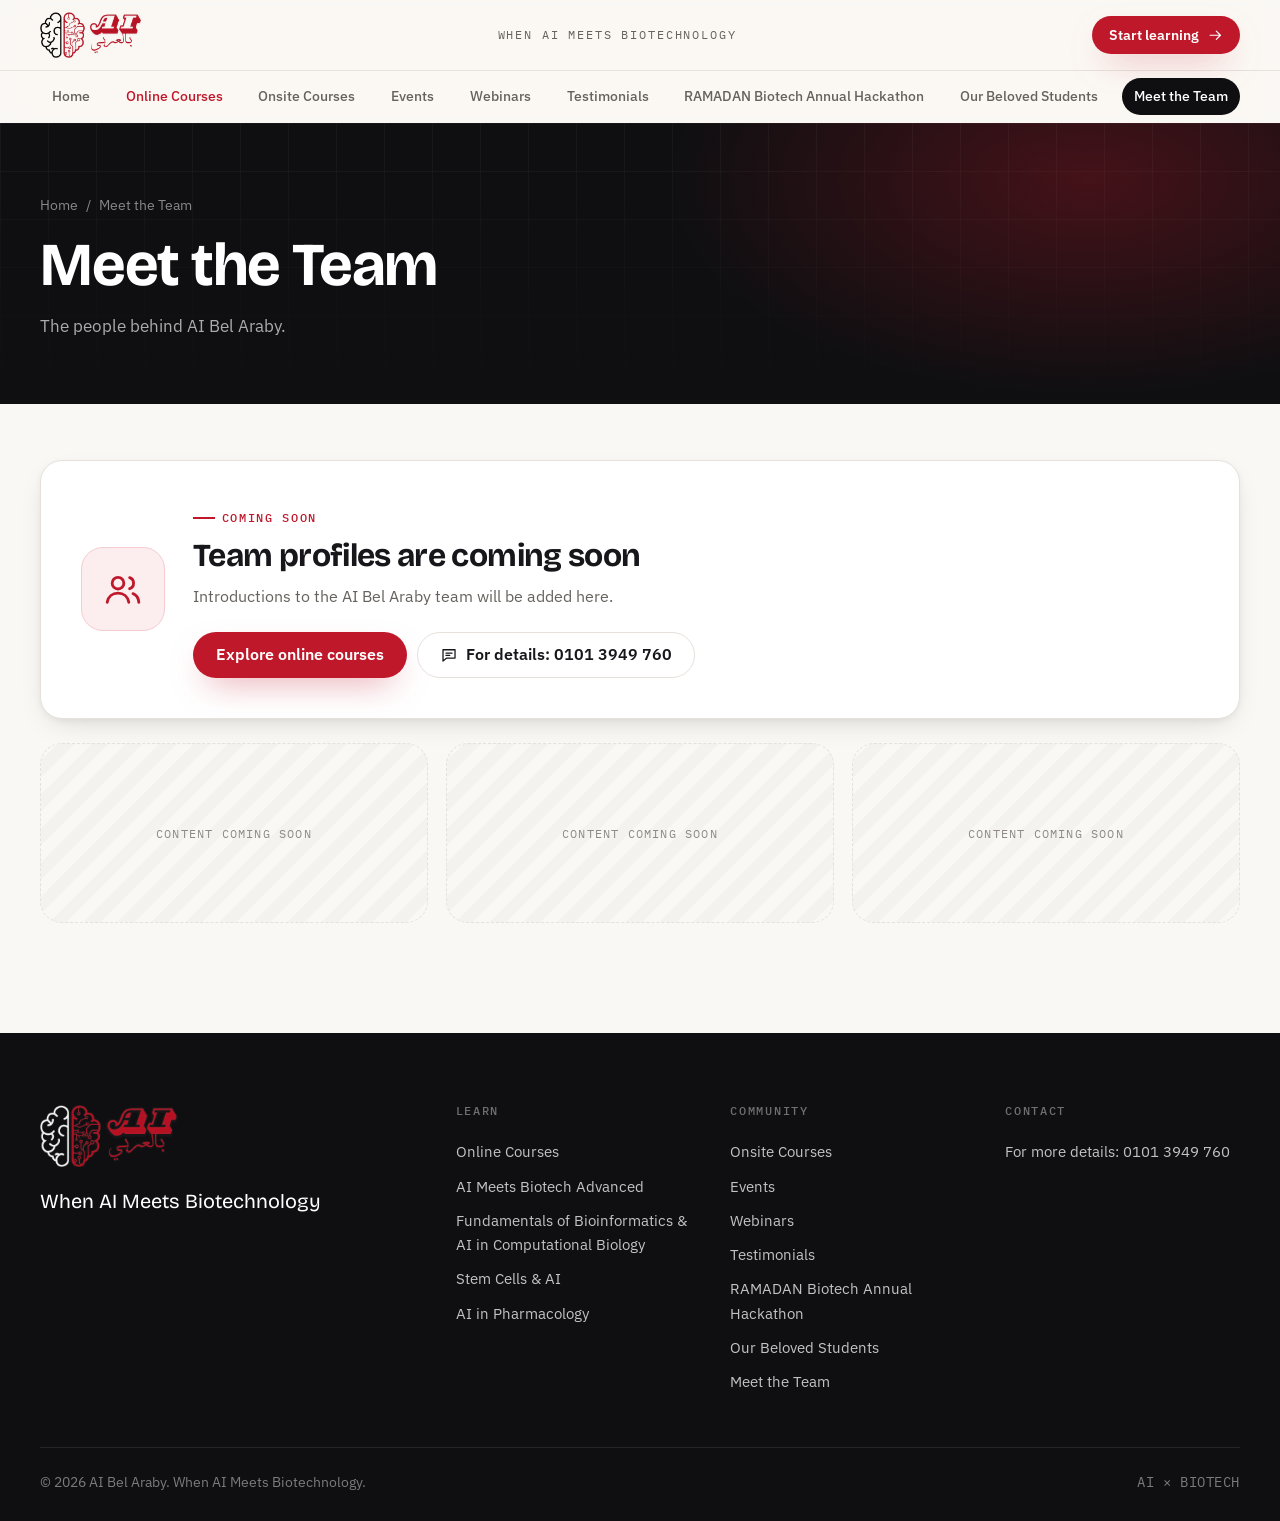
<file: team.html>
<!DOCTYPE html>
<html lang="en">
<head>
  <meta charset="utf-8">
  <meta name="viewport" content="width=device-width, initial-scale=1">
  <title>Meet the Team — AI Bel Araby</title>
  <meta name="description" content="The people behind AI Bel Araby.">
  <meta name="theme-color" content="#0f0f11">
  <meta property="og:type" content="website">
  <meta property="og:title" content="AI Bel Araby — When AI Meets Biotechnology">
  <meta property="og:description" content="Hands-on courses on AI in science and biotechnology.">
  <meta property="og:image" content="assets/img/og-image.jpg">
  <meta name="twitter:card" content="summary_large_image">
  <link rel="icon" type="image/png" href="assets/img/favicon.png">
  <link rel="apple-touch-icon" href="assets/img/apple-touch-icon.png">
  <link rel="manifest" href="site.webmanifest">
  <link rel="preconnect" href="https://fonts.googleapis.com">
  <link rel="preconnect" href="https://fonts.gstatic.com" crossorigin>
  <link href="https://fonts.googleapis.com/css2?family=Bricolage+Grotesque:opsz,wght@12..96,500;12..96,600;12..96,700;12..96,800&family=IBM+Plex+Mono:wght@400;500&family=IBM+Plex+Sans+Arabic:wght@400;500;600;700&family=IBM+Plex+Sans:ital,wght@0,400;0,500;0,600;1,400&display=swap" rel="stylesheet">
  <link rel="stylesheet" href="assets/css/style.css?v=20261127h">
</head>
<body data-page="info" data-key="team">
<main id="main">
  <section class="page-head">
    <div class="wrap">
      <div class="crumbs"><a href="index.html">Home</a><span>/</span><span>Meet the Team</span></div>
      <h1>Meet the Team</h1>
      <p>The people behind AI Bel Araby.</p>
    </div>
  </section>
  <section class="section" style="padding-top:56px">
    <div class="wrap">
      <div class="soon-card reveal">
        <div class="soon-ico" data-icon="users"></div>
        <div>
          <span class="eyebrow">Coming soon</span>
          <h2 style="margin-top:12px">Team profiles are coming soon</h2>
          <p>Introductions to the AI Bel Araby team will be added here.</p>
          <div class="actions">
            <a class="btn btn-primary" href="courses.html">Explore online courses</a>
            <a class="btn btn-ghost" data-phone href="#" hidden></a>
          </div>
        </div>
      </div>
      <div class="soon-grid" aria-hidden="true"><div class="soon-ph">Content coming soon</div><div class="soon-ph">Content coming soon</div><div class="soon-ph">Content coming soon</div></div>
    </div>
  </section>
</main>
<script src="assets/js/courses.js?v=20261127h"></script>
<script src="assets/js/core.js?v=20261127h"></script>
<script src="assets/js/app.js?v=20261127h"></script>
</body>
</html>
</file>
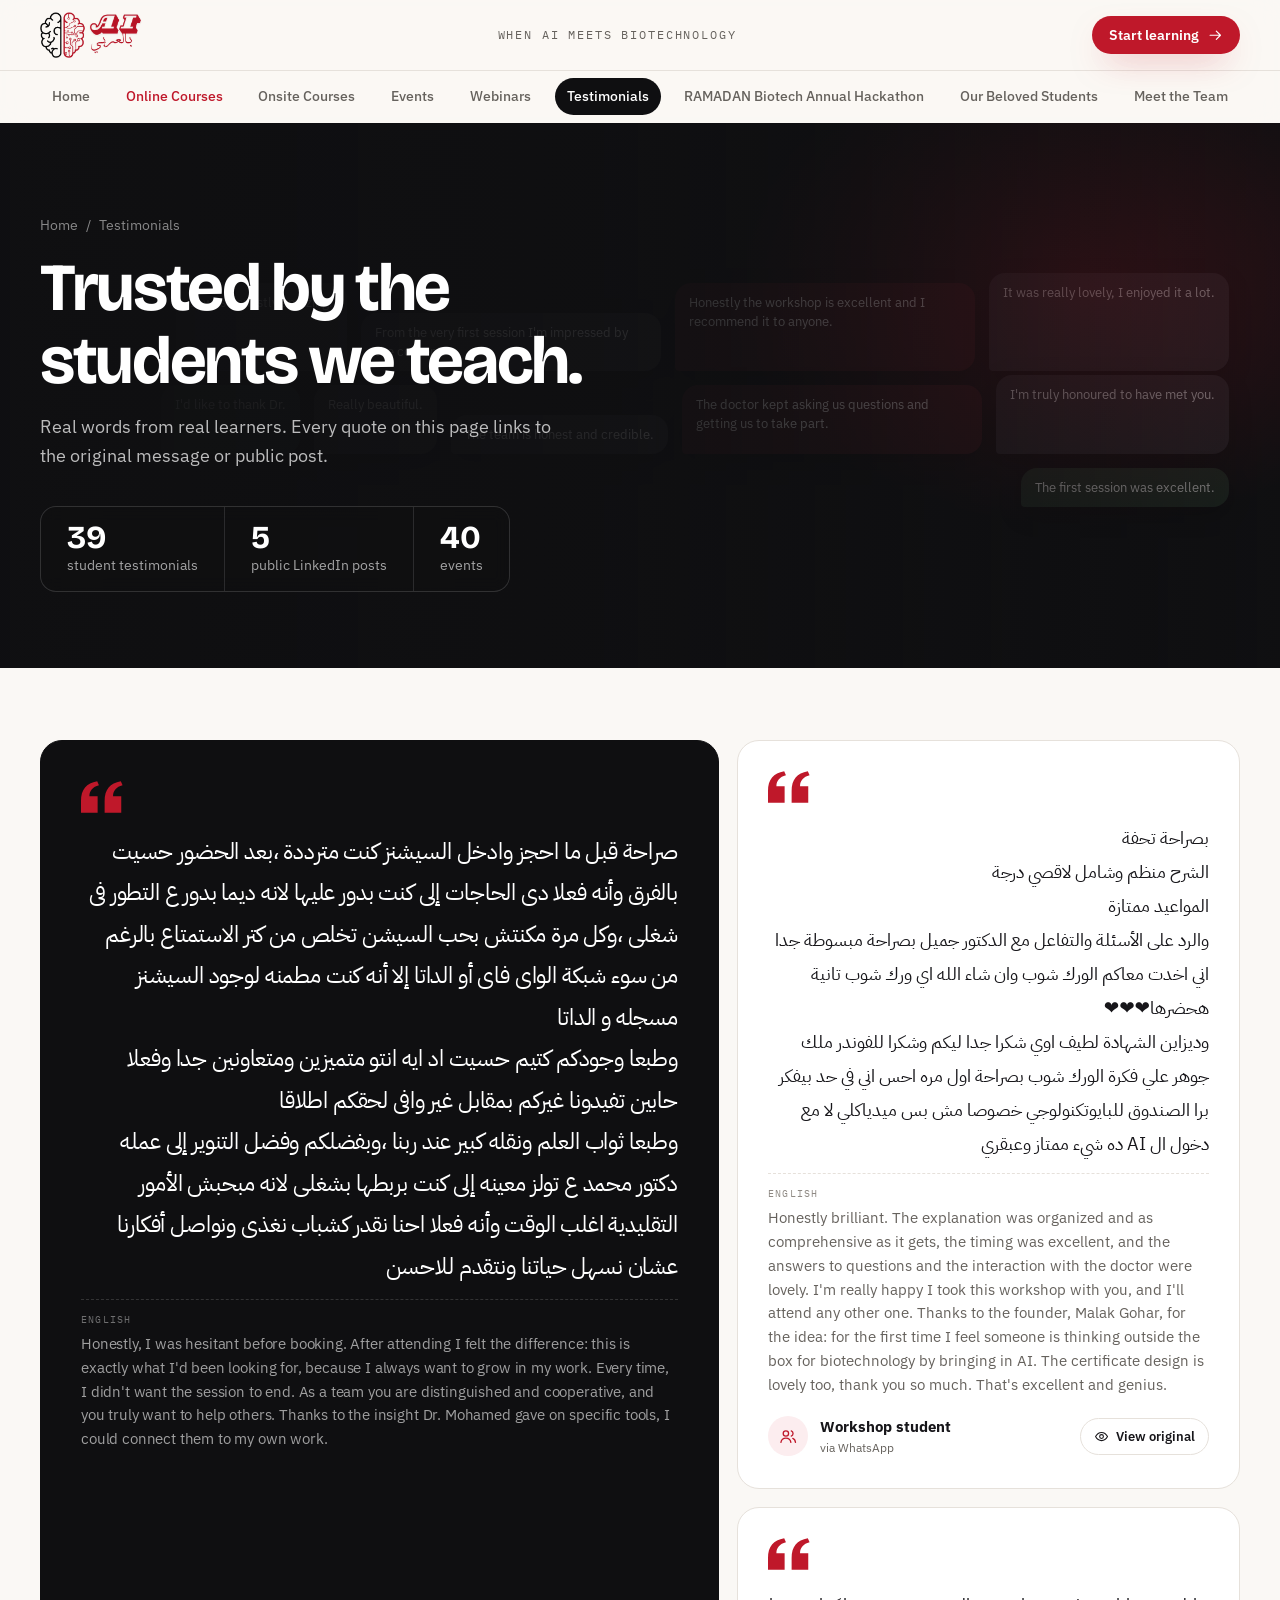
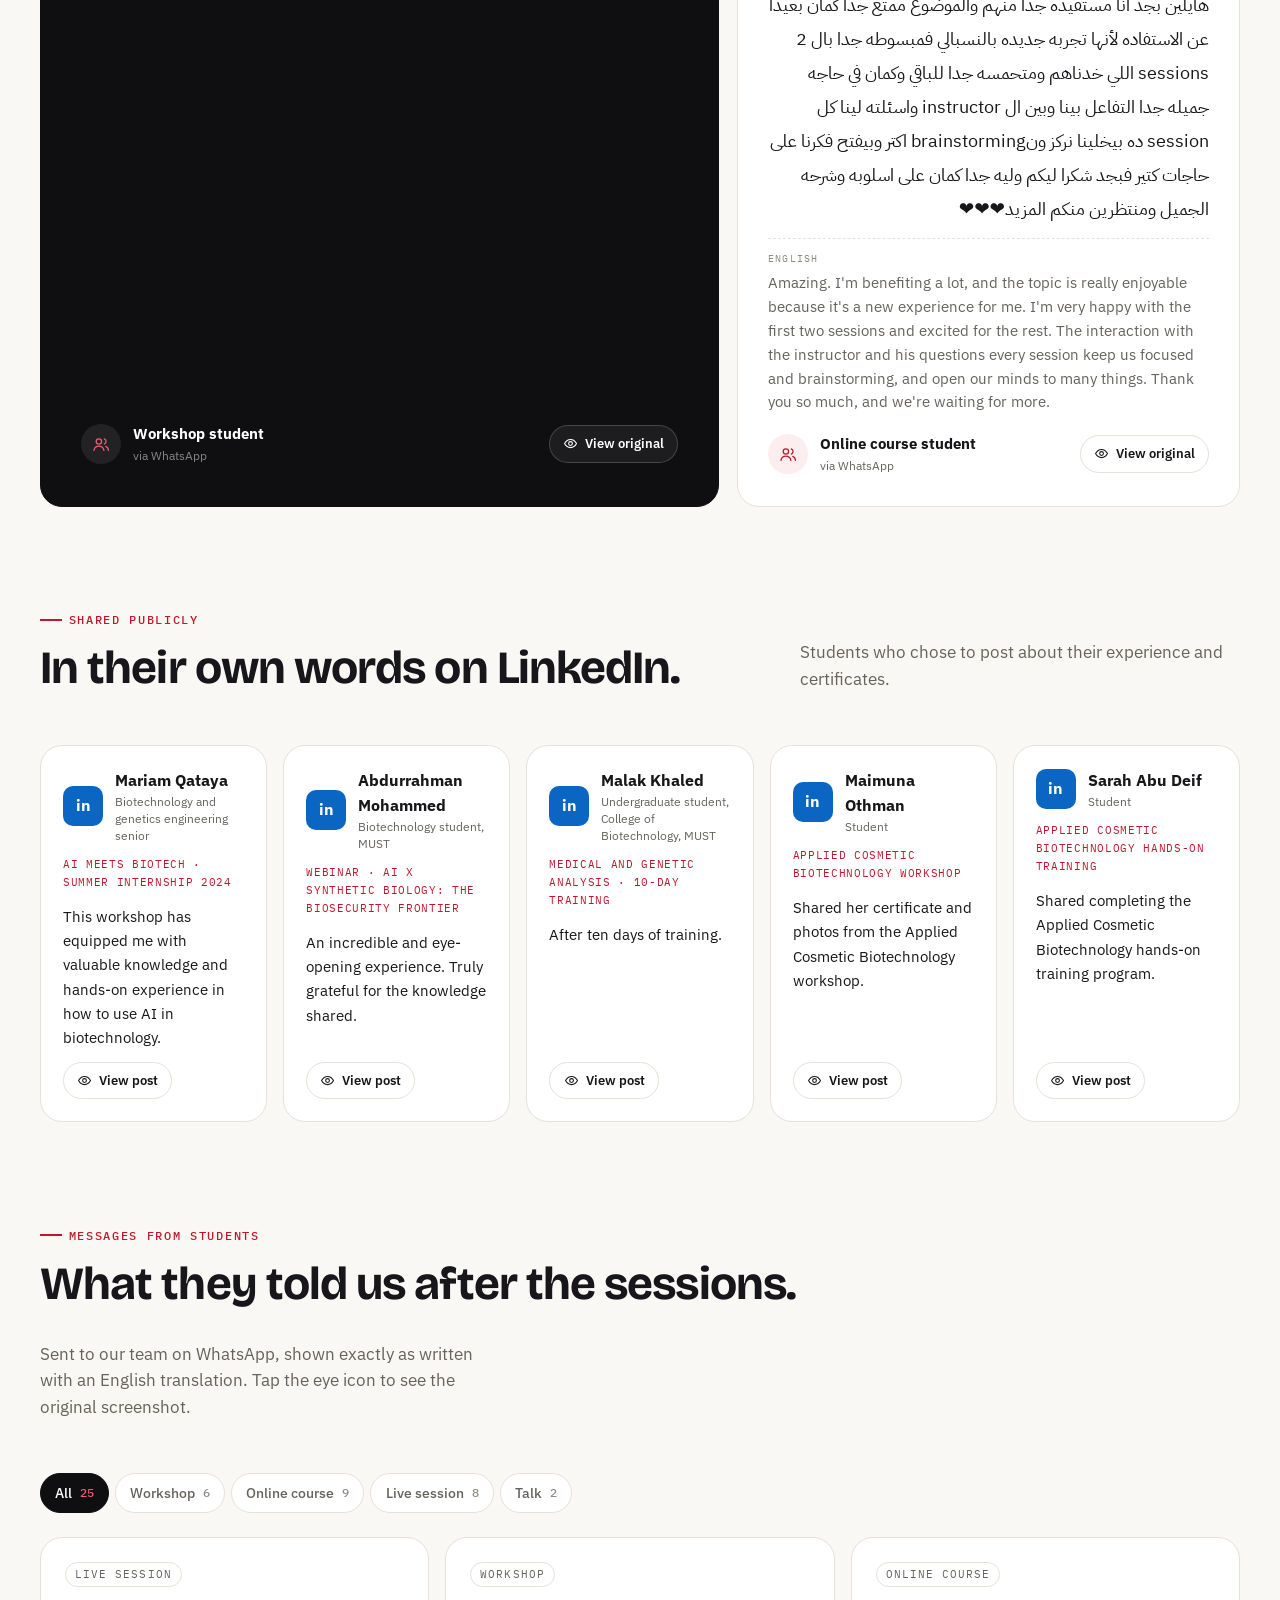
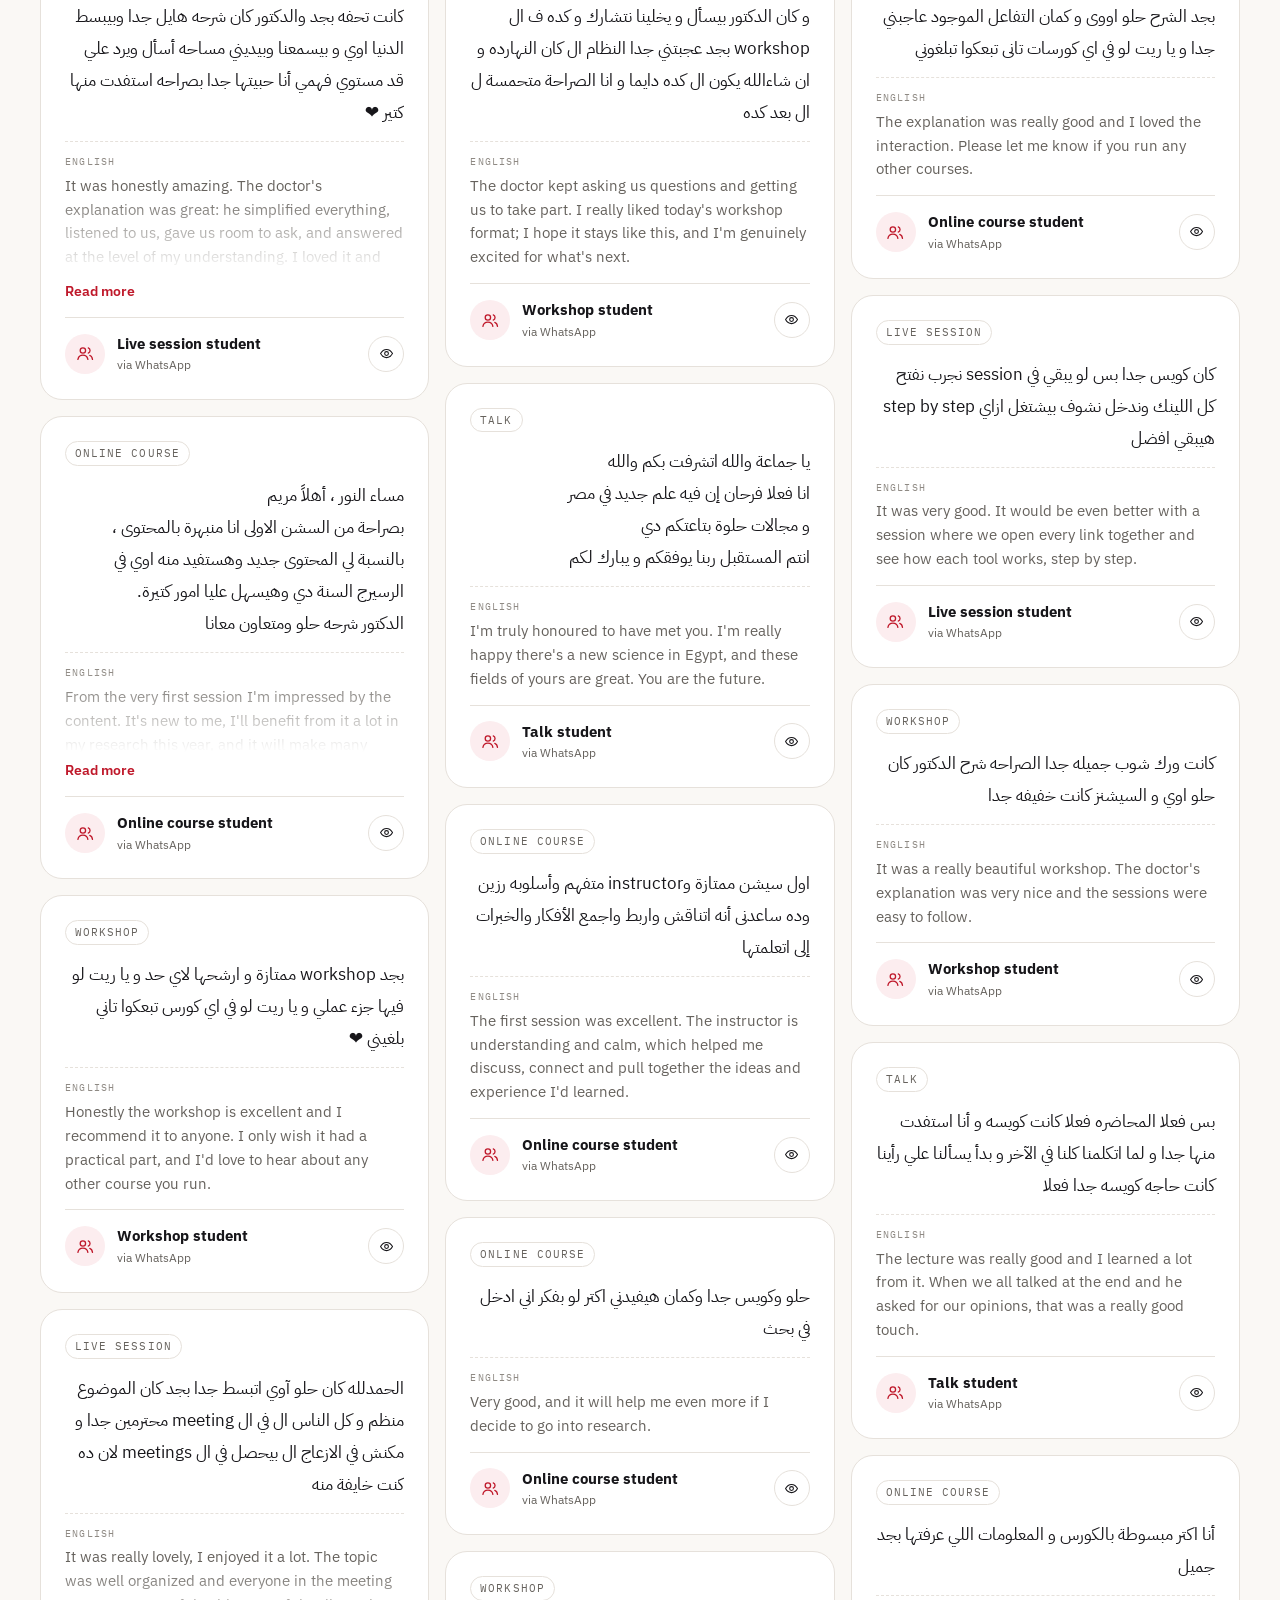
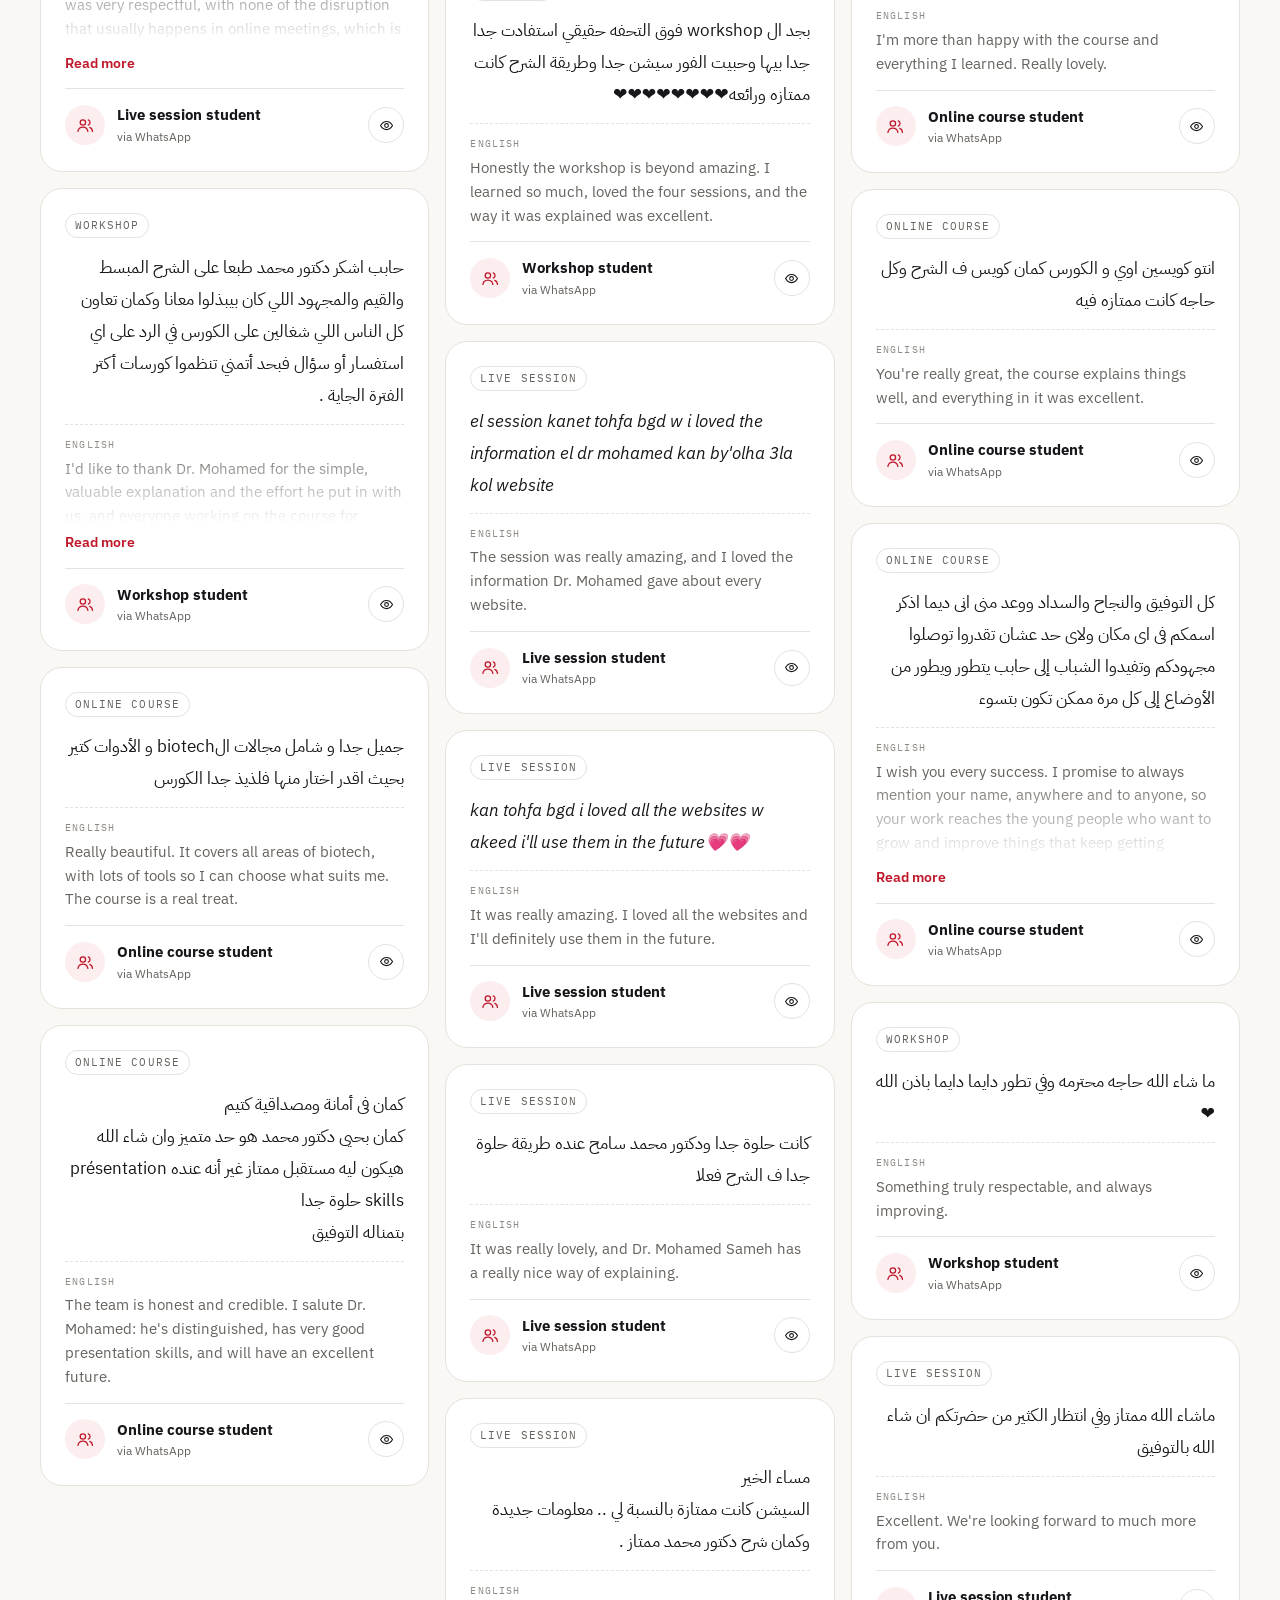
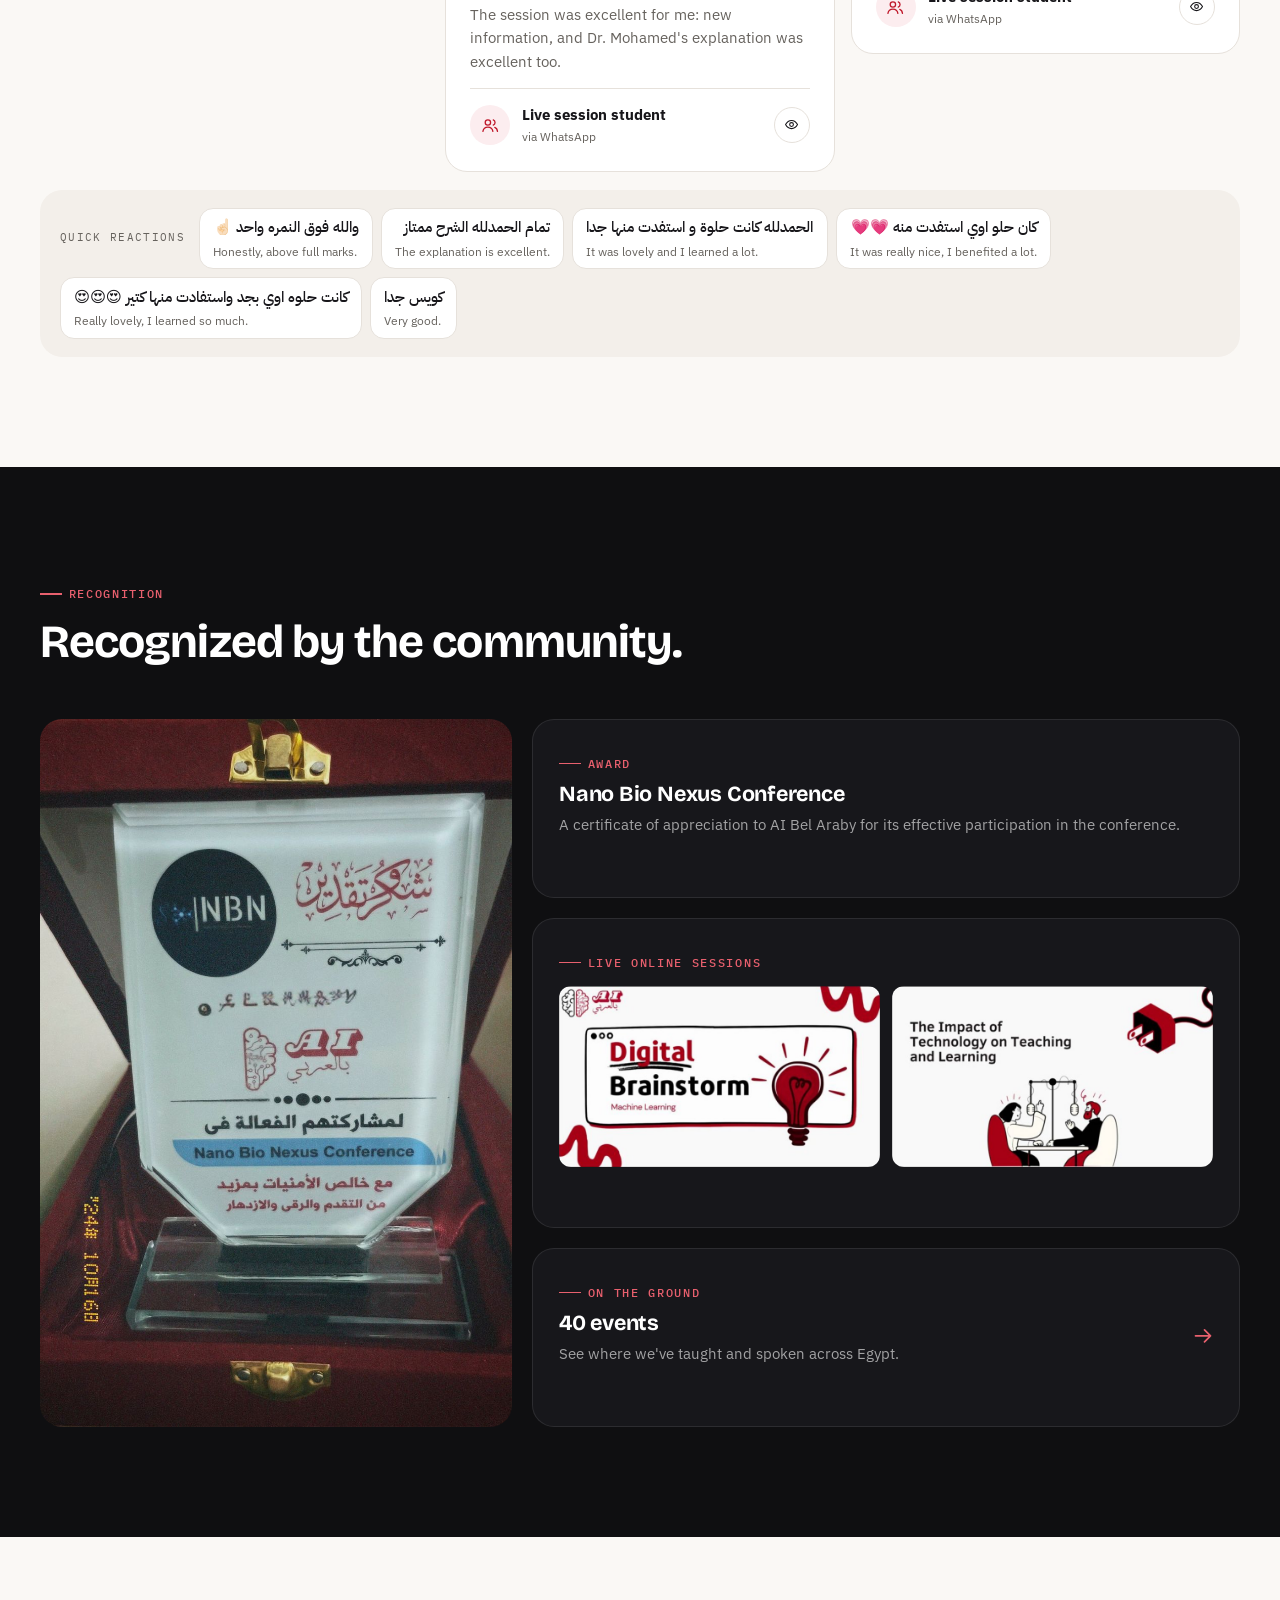
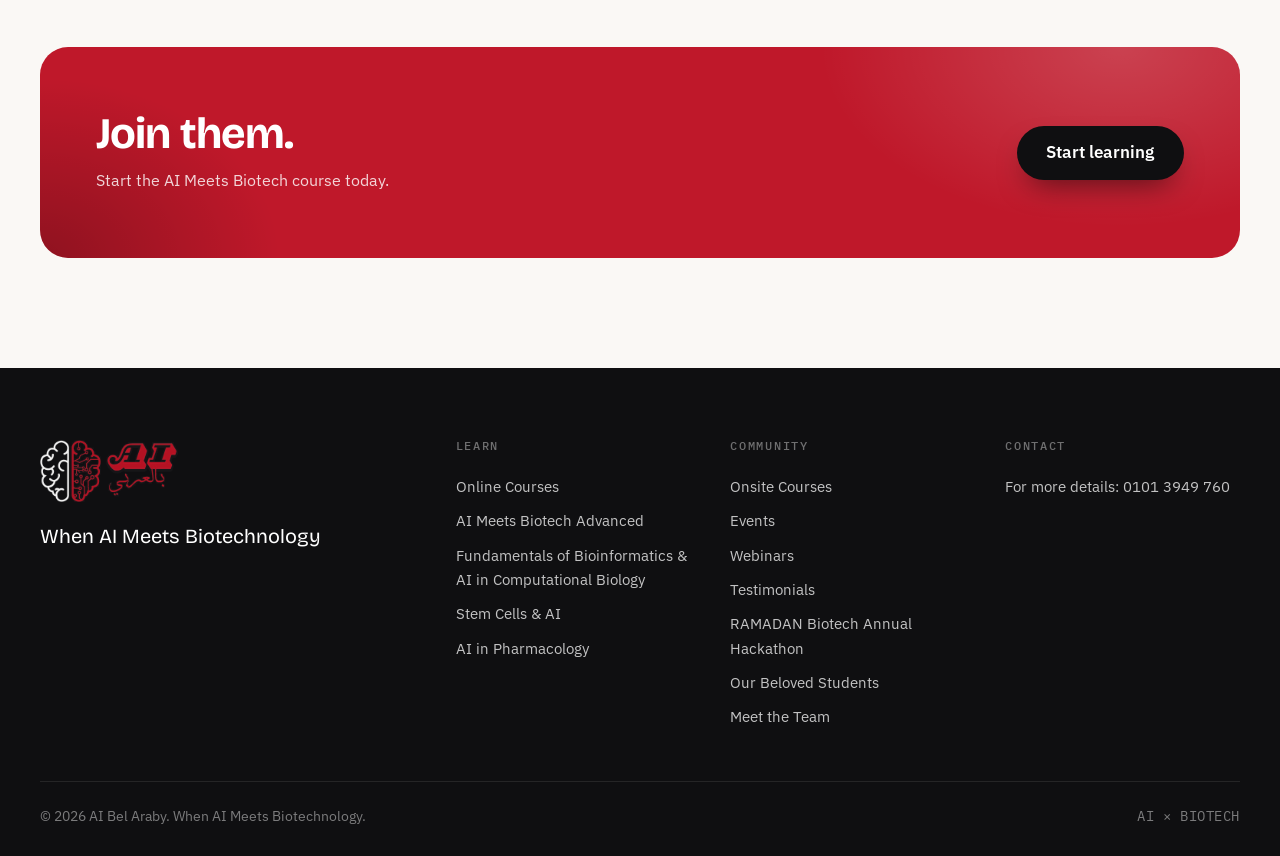
<file: testimonials.html>
<!DOCTYPE html>
<html lang="en">
<head>
  <meta charset="utf-8">
  <meta name="viewport" content="width=device-width, initial-scale=1">
  <title>Testimonials — AI Bel Araby</title>
  <meta name="description" content="What learners say about AI Bel Araby.">
  <meta name="theme-color" content="#0f0f11">
  <meta property="og:type" content="website">
  <meta property="og:title" content="AI Bel Araby — When AI Meets Biotechnology">
  <meta property="og:description" content="Hands-on courses on AI in science and biotechnology.">
  <meta property="og:image" content="assets/img/og-image.jpg">
  <meta name="twitter:card" content="summary_large_image">
  <link rel="icon" type="image/png" href="assets/img/favicon.png">
  <link rel="apple-touch-icon" href="assets/img/apple-touch-icon.png">
  <link rel="manifest" href="site.webmanifest">
  <link rel="preconnect" href="https://fonts.googleapis.com">
  <link rel="preconnect" href="https://fonts.gstatic.com" crossorigin>
  <link href="https://fonts.googleapis.com/css2?family=Bricolage+Grotesque:opsz,wght@12..96,500;12..96,600;12..96,700;12..96,800&family=IBM+Plex+Mono:wght@400;500&family=IBM+Plex+Sans+Arabic:wght@400;500;600;700&family=IBM+Plex+Sans:ital,wght@0,400;0,500;0,600;1,400&display=swap" rel="stylesheet">
  <link rel="stylesheet" href="assets/css/style.css?v=20261127h">
</head>
<body data-page="testimonials" data-key="testimonials">
<main id="main">
  <section class="th">
    <div class="th-bubbles" id="thBubbles" aria-hidden="true"></div>
    <div class="wrap th-inner">
      <div class="crumbs"><a href="index.html">Home</a><span>/</span><span>Testimonials</span></div>
      <h1>Trusted by the students we teach.</h1>
      <p>Real words from real learners. Every quote on this page links to the original message or public post.</p>
      <div class="th-stats" id="thStats"></div>
    </div>
  </section>

  <section class="section tf-wrap">
    <div class="wrap">
      <div class="tf" id="tFeatured"></div>
    </div>
  </section>

  <section class="section tl-wrap">
    <div class="wrap">
      <div class="section-head">
        <div><span class="eyebrow">Shared publicly</span><h2>In their own words on LinkedIn.</h2></div>
        <p>Students who chose to post about their experience and certificates.</p>
      </div>
      <div class="tl" id="tLinked"></div>
    </div>
  </section>

  <section class="section tw-wrap">
    <div class="wrap">
      <div class="section-head">
        <div><span class="eyebrow">Messages from students</span><h2>What they told us after the sessions.</h2></div>
        <p>Sent to our team on WhatsApp, shown exactly as written with an English translation. Tap the eye icon to see the original screenshot.</p>
      </div>
      <div class="evf tw-f" id="tFilters" role="tablist" aria-label="Filter testimonials"></div>
      <div class="tw" id="tWall"></div>
      <div class="tr" id="tReactions"></div>
    </div>
  </section>

  <section class="section tp-wrap">
    <div class="wrap">
      <div class="section-head">
        <div><span class="eyebrow light">Recognition</span><h2>Recognized by the community.</h2></div>
      </div>
      <div class="tp">
        <button class="tp-award" data-open="award-nbn.jpg" data-cap="Certificate of appreciation from the Nano Bio Nexus Conference">
          <img src="assets/img/testimonials/award-nbn.jpg" alt="Certificate of appreciation from the Nano Bio Nexus Conference" loading="lazy">
        </button>
        <div class="tp-side">
          <div class="tp-card">
            <span class="eyebrow light">Award</span>
            <h3>Nano Bio Nexus Conference</h3>
            <p>A certificate of appreciation to AI Bel Araby for its effective participation in the conference.</p>
          </div>
          <div class="tp-card">
            <span class="eyebrow light">Live online sessions</span>
            <div class="tp-live">
              <button data-open="live-1.jpg" data-cap="Digital Brainstorm: Machine Learning"><img src="assets/img/testimonials/live-1.jpg" alt="Digital Brainstorm: Machine Learning session slide" loading="lazy"></button>
              <button data-open="live-2.jpg" data-cap="The Impact of Technology on Teaching and Learning"><img src="assets/img/testimonials/live-2.jpg" alt="The Impact of Technology on Teaching and Learning session slide" loading="lazy"></button>
            </div>
          </div>
          <a class="tp-card tp-link" href="events.html"><span class="eyebrow light">On the ground</span><h3 id="tpEvents">Events</h3><p>See where we've taught and spoken across Egypt.</p><span class="tp-arrow" data-icon="arrow"></span></a>
        </div>
      </div>
    </div>
  </section>

  <section class="section" style="padding-top:0;margin-top:110px">
    <div class="wrap">
      <div class="cta-band">
        <div><h2>Join them.</h2><p>Start the AI Meets Biotech course today.</p></div>
        <a class="btn btn-dark btn-lg" id="tCta" href="courses.html">Start learning</a>
      </div>
    </div>
  </section>
</main>
<div class="lb tlb" id="lb" hidden role="dialog" aria-modal="true" aria-labelledby="lbTitle">
  <div class="lb-top"><div><b id="lbTitle">Original message</b><span id="lbCount"></span></div><button class="lb-btn" id="lbClose" aria-label="Close"></button></div>
  <div class="lb-stage">
    <button class="lb-btn lb-prev" id="lbPrev" aria-label="Previous"></button>
    <figure class="lb-fig"><img id="lbImg" alt=""><figcaption id="lbCap"></figcaption></figure>
    <button class="lb-btn lb-next" id="lbNext" aria-label="Next"></button>
  </div>
</div>
<script src="assets/js/courses.js?v=20261127h"></script>
<script src="assets/js/testimonials.js?v=20261127h"></script>
<script src="assets/js/events.js?v=20261127h"></script>
<script src="assets/js/core.js?v=20261127h"></script>
<script src="assets/js/app.js?v=20261127h"></script>
</body>
</html>
</file>
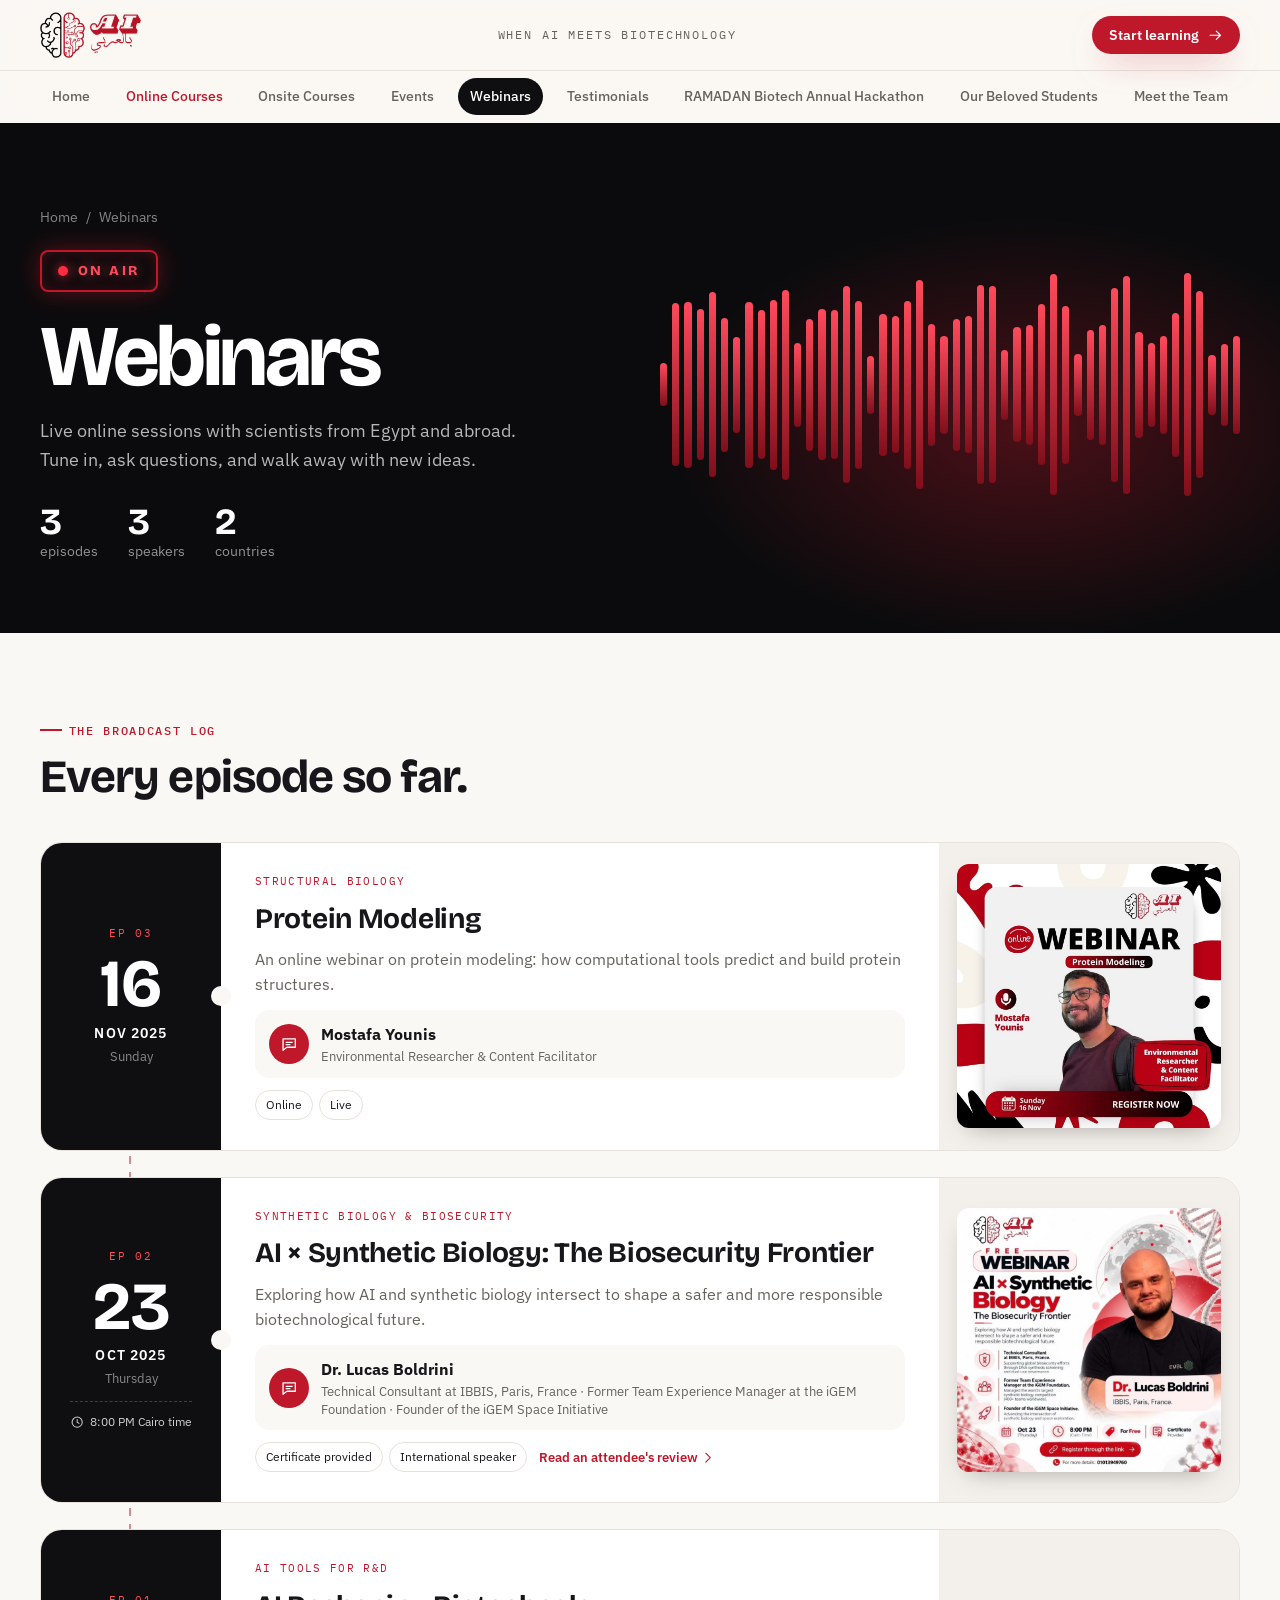
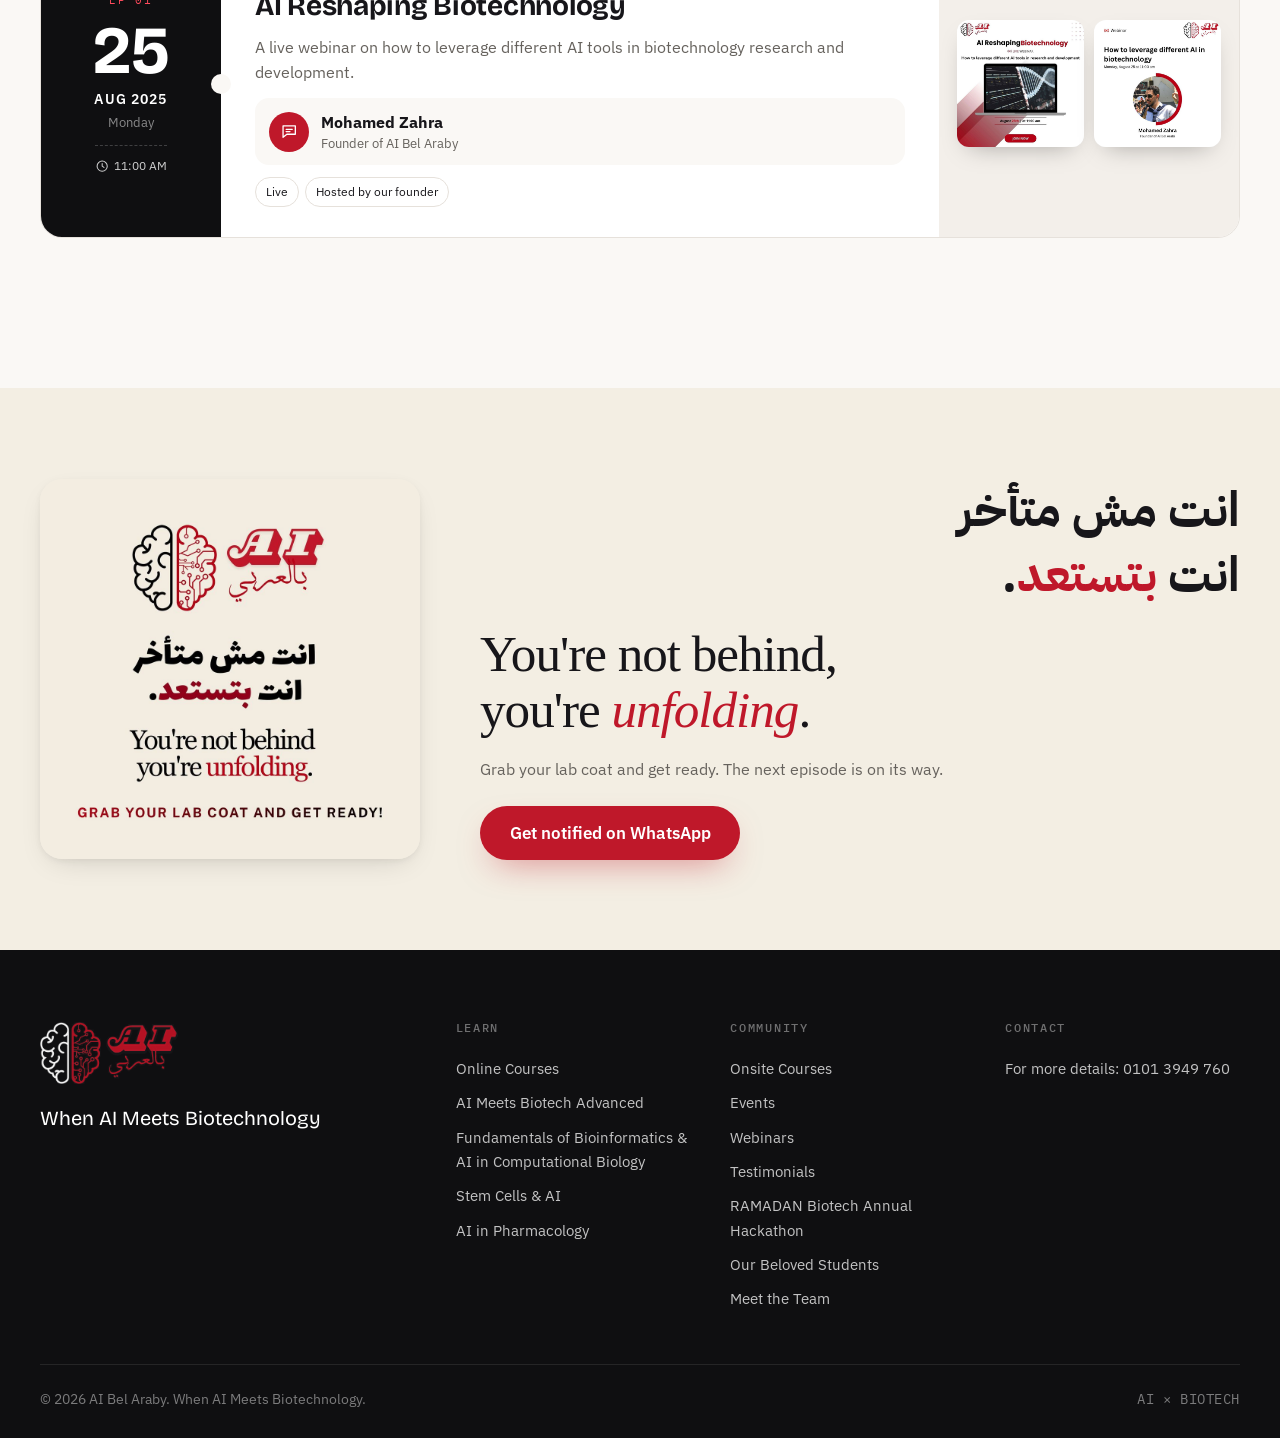
<file: webinars.html>
<!DOCTYPE html>
<html lang="en">
<head>
  <meta charset="utf-8">
  <meta name="viewport" content="width=device-width, initial-scale=1">
  <title>Webinars — AI Bel Araby</title>
  <meta name="description" content="Live online sessions on AI in science and biotechnology.">
  <meta name="theme-color" content="#0f0f11">
  <meta property="og:type" content="website">
  <meta property="og:title" content="AI Bel Araby — When AI Meets Biotechnology">
  <meta property="og:description" content="Hands-on courses on AI in science and biotechnology.">
  <meta property="og:image" content="assets/img/og-image.jpg">
  <meta name="twitter:card" content="summary_large_image">
  <link rel="icon" type="image/png" href="assets/img/favicon.png">
  <link rel="apple-touch-icon" href="assets/img/apple-touch-icon.png">
  <link rel="manifest" href="site.webmanifest">
  <link rel="preconnect" href="https://fonts.googleapis.com">
  <link rel="preconnect" href="https://fonts.gstatic.com" crossorigin>
  <link href="https://fonts.googleapis.com/css2?family=Bricolage+Grotesque:opsz,wght@12..96,500;12..96,600;12..96,700;12..96,800&family=IBM+Plex+Mono:wght@400;500&family=IBM+Plex+Sans+Arabic:wght@400;500;600;700&family=IBM+Plex+Sans:ital,wght@0,400;0,500;0,600;1,400&display=swap" rel="stylesheet">
  <link rel="stylesheet" href="assets/css/style.css?v=20261127h">
</head>
<body data-page="webinars" data-key="webinars" class="air">
<main id="main">
  <section class="ah">
    <div class="wrap ah-inner">
      <div>
        <div class="crumbs"><a href="index.html">Home</a><span>/</span><span>Webinars</span></div>
        <span class="onair"><i></i>On air</span>
        <h1>Webinars</h1>
        <p>Live online sessions with scientists from Egypt and abroad. Tune in, ask questions, and walk away with new ideas.</p>
        <div class="ah-stats" id="ahStats"></div>
      </div>
      <div class="ah-wave" id="ahWave" aria-hidden="true"></div>
    </div>
  </section>
  <section class="section ep-wrap">
    <div class="wrap">
      <div class="ep-head"><span class="eyebrow">The broadcast log</span><h2>Every episode so far.</h2></div>
      <div class="eps" id="eps"></div>
    </div>
  </section>
  <section class="unf">
    <div class="wrap unf-inner">
      <img src="assets/img/webinars/unfolding.jpg" alt="AI Bel Araby post: You're not behind, you're unfolding" loading="lazy">
      <div>
        <p class="unf-ar" lang="ar" dir="rtl">انت مش متأخر<br>انت <em>بتستعد</em>.</p>
        <p class="unf-en">You're not behind,<br>you're <em>unfolding</em>.</p>
        <p class="unf-sub">Grab your lab coat and get ready. The next episode is on its way.</p>
        <a class="btn btn-primary btn-lg" id="airWa" href="#" target="_blank" rel="noopener">Get notified on WhatsApp</a>
      </div>
    </div>
  </section>
</main>
<div class="lb" id="lb" hidden role="dialog" aria-modal="true" aria-labelledby="lbTitle">
  <div class="lb-top"><div><b id="lbTitle"></b><span id="lbCount"></span></div><button class="lb-btn" id="lbClose" aria-label="Close"></button></div>
  <div class="lb-stage"><button class="lb-btn lb-prev" id="lbPrev" aria-label="Previous"></button><figure class="lb-fig"><img id="lbImg" alt=""><figcaption id="lbCap"></figcaption></figure><button class="lb-btn lb-next" id="lbNext" aria-label="Next"></button></div>
</div>
<script src="assets/js/courses.js?v=20261127h"></script>
<script src="assets/js/webinars.js?v=20261127h"></script>
<script src="assets/js/core.js?v=20261127h"></script>
<script src="assets/js/app.js?v=20261127h"></script>
</body>
</html>
</file>
<file: assets/css/style.css>
/* =========================================================
   AI Bel Araby — Design system
   Brand: crimson #BF182A · ink #0F0F11 · paper #FAF8F5
   ========================================================= */
:root {
  --red: #bf182a;
  --red-600: #a01222;
  --red-700: #7f0e1b;
  --red-300: #e8606e;
  --red-50: #fcedef;
  --ink: #0f0f11;
  --ink-2: #17171b;
  --ink-3: #222228;
  --ink-4: #2e2e35;
  --paper: #faf8f5;
  --paper-2: #f3efea;
  --white: #ffffff;
  --text: #17161a;
  --muted: #66625d;
  --muted-2: #8f8a84;
  --line: #e6e1db;
  --line-dark: rgba(255, 255, 255, 0.09);
  --ok: #17a673;

  --f-display: "Bricolage Grotesque", "IBM Plex Sans Arabic", system-ui, sans-serif;
  --f-body: "IBM Plex Sans", "IBM Plex Sans Arabic", system-ui, -apple-system, "Segoe UI", sans-serif;
  --f-ar: "IBM Plex Sans Arabic", "IBM Plex Sans", system-ui, sans-serif;
  --f-mono: "IBM Plex Mono", ui-monospace, SFMono-Regular, Menlo, monospace;

  --r-sm: 8px;
  --r: 14px;
  --r-lg: 22px;
  --shadow-sm: 0 1px 2px rgba(15, 15, 17, 0.06), 0 1px 1px rgba(15, 15, 17, 0.04);
  --shadow: 0 10px 30px -12px rgba(15, 15, 17, 0.18), 0 2px 6px rgba(15, 15, 17, 0.05);
  --shadow-red: 0 14px 34px -14px rgba(191, 24, 42, 0.55);
  --wrap: 1200px;
  --ease: cubic-bezier(0.2, 0.7, 0.2, 1);
}

*,
*::before,
*::after { box-sizing: border-box; }
html { scroll-behavior: smooth; -webkit-text-size-adjust: 100%; }
body {
  margin: 0;
  font-family: var(--f-body);
  font-size: 16px;
  line-height: 1.6;
  color: var(--text);
  background: var(--paper);
  -webkit-font-smoothing: antialiased;
  text-rendering: optimizeLegibility;
}
[hidden] { display: none !important; }
img { max-width: 100%; display: block; }
a { color: inherit; text-decoration: none; }
button { font: inherit; color: inherit; cursor: pointer; }
:focus-visible { outline: 2px solid var(--red); outline-offset: 3px; border-radius: 4px; }
[lang="ar"] { font-family: var(--f-ar); }
.wrap { width: min(100% - 40px, var(--wrap)); margin-inline: auto; }
.mono { font-family: var(--f-mono); letter-spacing: 0.04em; }
.muted { color: var(--muted); }
.muted-light { color: rgba(255, 255, 255, 0.55); }
.sr-only { position: absolute; width: 1px; height: 1px; overflow: hidden; clip: rect(0 0 0 0); white-space: nowrap; }
.ico { width: 1.15em; height: 1.15em; flex: none; vertical-align: -0.2em; }

h1, h2, h3, h4 { font-family: var(--f-display); line-height: 1.08; margin: 0; letter-spacing: -0.02em; font-weight: 700; }
h1 { font-size: clamp(2.6rem, 6vw, 4.8rem); }
h2 { font-size: clamp(2rem, 3.6vw, 3rem); }
h3 { font-size: 1.3rem; letter-spacing: -0.01em; }
p { margin: 0; }

.eyebrow {
  display: inline-flex; align-items: center; gap: 0.55em;
  font-family: var(--f-mono); font-size: 0.75rem; letter-spacing: 0.14em; text-transform: uppercase;
  color: var(--red); font-weight: 500;
}
.eyebrow::before { content: ""; width: 22px; height: 1.5px; background: currentColor; }
.eyebrow.light { color: var(--red-300); }

/* ---------- buttons ---------- */
.btn {
  display: inline-flex; align-items: center; justify-content: center; gap: 0.55em;
  padding: 0.85em 1.4em; border-radius: 999px; border: 1.5px solid transparent;
  font-weight: 600; font-size: 0.98rem; line-height: 1; white-space: nowrap;
  transition: transform 0.2s var(--ease), background 0.2s, box-shadow 0.2s, color 0.2s, border-color 0.2s;
}
.btn:hover { transform: translateY(-1px); }
.btn:active { transform: translateY(0); }
.btn-primary { background: var(--red); color: #fff; box-shadow: var(--shadow-red); }
.btn-primary:hover { background: var(--red-600); }
.btn-dark { background: var(--ink); color: #fff; }
.btn-dark:hover { background: var(--ink-3); }
.btn-ghost { border-color: var(--line); background: var(--white); color: var(--text); }
.btn-ghost:hover { border-color: var(--text); }
.btn-ghost-light { border-color: rgba(255, 255, 255, 0.22); color: #fff; background: rgba(255, 255, 255, 0.04); }
.btn-ghost-light:hover { border-color: rgba(255, 255, 255, 0.6); background: rgba(255, 255, 255, 0.08); }
.btn-sm { padding: 0.65em 1.1em; font-size: 0.9rem; }
.btn-lg { padding: 1.05em 1.7em; font-size: 1.05rem; }
.btn .ico { transition: transform 0.2s var(--ease); }
.btn:hover .ico { transform: translateX(2px); }
.btn[disabled] { opacity: 0.45; pointer-events: none; }

.chip {
  display: inline-flex; align-items: center; gap: 0.4em;
  padding: 0.35em 0.8em; border-radius: 999px; font-size: 0.8rem; font-weight: 500;
  background: var(--paper-2); color: var(--text); border: 1px solid var(--line);
}
.chip-red { background: var(--red-50); color: var(--red-600); border-color: #f4ccd1; }
.chip-dark { background: rgba(255, 255, 255, 0.06); color: rgba(255, 255, 255, 0.85); border-color: var(--line-dark); }

/* ---------- header ---------- */
.site-header {
  position: sticky; top: 0; z-index: 50;
  background: rgba(250, 248, 245, 0.82);
  backdrop-filter: saturate(160%) blur(14px); -webkit-backdrop-filter: saturate(160%) blur(14px);
  border-bottom: 1px solid transparent; transition: border-color 0.2s, background 0.2s;
}
.site-header.is-scrolled { border-bottom-color: var(--line); background: rgba(250, 248, 245, 0.94); }
.nav { display: flex; align-items: center; justify-content: space-between; gap: 24px; height: 74px; }
.brand-logo { height: 46px; width: auto; }
.nav-links { display: flex; gap: 4px; }
.nav-links a { padding: 0.5em 0.9em; border-radius: 999px; font-size: 0.95rem; font-weight: 500; color: var(--muted); transition: color 0.15s, background 0.15s; }
.nav-links a:hover { color: var(--text); background: rgba(15, 15, 17, 0.05); }
.nav-links a.is-active { color: var(--text); background: rgba(15, 15, 17, 0.06); }
.nav-cta { display: flex; align-items: center; gap: 10px; }
.nav-toggle { display: none; width: 42px; height: 42px; border-radius: 12px; border: 1px solid var(--line); background: var(--white); align-items: center; justify-content: center; }
.nav-toggle .ico { width: 20px; height: 20px; }
.mobile-menu[hidden] { display: none !important; }
.mobile-menu { border-top: 1px solid var(--line); padding: 10px 20px 18px; display: grid; }
.mobile-menu a { padding: 0.85em 0.2em; border-bottom: 1px solid var(--line); font-weight: 500; }
@media (max-width: 900px) {
  .nav-links { display: none; }
  .nav-toggle { display: inline-flex; }
  .nav-cta .btn { display: none; }
  .brand-logo { height: 40px; }
}

/* ---------- hero ---------- */
.hero {
  position: relative; overflow: hidden; color: #fff;
  background:
    radial-gradient(900px 500px at 78% 40%, rgba(191, 24, 42, 0.26), transparent 60%),
    radial-gradient(600px 400px at 10% 110%, rgba(191, 24, 42, 0.14), transparent 60%),
    var(--ink);
  isolation: isolate;
}
.hero::before {
  content: ""; position: absolute; inset: 0; z-index: -1; opacity: 0.5;
  background-image: linear-gradient(var(--line-dark) 1px, transparent 1px), linear-gradient(90deg, var(--line-dark) 1px, transparent 1px);
  background-size: 56px 56px;
  mask-image: radial-gradient(ellipse 80% 70% at 60% 40%, #000 30%, transparent 75%);
  -webkit-mask-image: radial-gradient(ellipse 80% 70% at 60% 40%, #000 30%, transparent 75%);
}
.hero-canvas { position: absolute; inset: 0; width: 100%; height: 100%; z-index: -1; }
.hero-fade { position: absolute; inset: 0; z-index: -1; pointer-events: none; background: linear-gradient(90deg, rgba(15,15,17,.92) 0%, rgba(15,15,17,.7) 36%, rgba(15,15,17,0) 54%); }
@media (max-width: 960px) { .hero-fade { background: linear-gradient(180deg, rgba(15,15,17,.2) 0%, rgba(15,15,17,.85) 45%); } }
.hero-inner { display: grid; grid-template-columns: 1.15fr 0.85fr; gap: 40px; align-items: center; padding: 96px 0 72px; min-height: min(86vh, 780px); }
.hero h1 { margin: 22px 0 18px; font-size: clamp(2.8rem, 6.4vw, 5.4rem); line-height: 0.98; letter-spacing: -0.035em; }
.hero h1 .accent { font-family: "Playfair Display", "Times New Roman", Georgia, serif; font-style: italic; font-weight: 800; letter-spacing: -0.02em; color: #e3243b; padding-right: 0.06em; }
.hero h1 .line { display: block; }
.hero-ar { width: fit-content; max-width: 100%; font-size: clamp(1.15rem, 2vw, 1.45rem); color: rgba(255, 255, 255, 0.82); margin-bottom: 14px; }
.hero-sub { font-size: 1.1rem; color: rgba(255, 255, 255, 0.66); max-width: 540px; }
.hero-actions { display: flex; flex-wrap: wrap; gap: 12px; margin-top: 34px; }
.hero-meta { display: flex; flex-wrap: wrap; gap: 10px 22px; margin-top: 36px; color: rgba(255, 255, 255, 0.6); font-size: 0.9rem; }
.hero-meta span { display: inline-flex; align-items: center; gap: 0.45em; }
.hero-meta .ico { color: var(--red-300); }

.hero-card {
  justify-self: end; width: min(100%, 400px);
  background: rgba(23, 23, 27, 0.72); border: 1px solid var(--line-dark); border-radius: var(--r-lg);
  padding: 22px; backdrop-filter: blur(12px); -webkit-backdrop-filter: blur(12px);
  box-shadow: 0 30px 60px -30px rgba(0, 0, 0, 0.7);
}
.hero-card .hc-top { display: flex; justify-content: space-between; align-items: center; margin-bottom: 18px; }
.hero-card .hc-badge { font-family: var(--f-mono); font-size: 0.7rem; letter-spacing: 0.12em; color: var(--red-300); text-transform: uppercase; display: inline-flex; align-items: center; gap: 0.5em; }
.pulse { width: 8px; height: 8px; border-radius: 50%; background: var(--red); box-shadow: 0 0 0 0 rgba(191, 24, 42, 0.7); animation: pulse 2s infinite; }
@keyframes pulse { 70% { box-shadow: 0 0 0 10px rgba(191, 24, 42, 0); } 100% { box-shadow: 0 0 0 0 rgba(191, 24, 42, 0); } }
.hero-card h3 { font-size: 1.45rem; margin-bottom: 8px; }
.hero-card p { color: rgba(255, 255, 255, 0.6); font-size: 0.93rem; }
.hc-modules { margin: 18px 0; display: grid; gap: 2px; }
.hc-modules div { display: flex; align-items: center; gap: 12px; padding: 9px 10px; border-radius: 10px; font-size: 0.9rem; color: rgba(255, 255, 255, 0.82); }
.hc-modules div:hover { background: rgba(255, 255, 255, 0.04); }
.hc-modules .n { font-family: var(--f-mono); font-size: 0.72rem; color: rgba(255, 255, 255, 0.4); width: 22px; }
.hc-stats { display: grid; grid-template-columns: repeat(3, 1fr); border-top: 1px solid var(--line-dark); padding-top: 16px; margin-bottom: 16px; }
.hc-stats b { display: block; font-family: var(--f-display); font-size: 1.5rem; }
.hc-stats span { font-size: 0.75rem; color: rgba(255, 255, 255, 0.5); text-transform: uppercase; letter-spacing: 0.08em; }

@media (max-width: 960px) {
  .hero-inner { grid-template-columns: 1fr; padding: 64px 0 56px; min-height: 0; }
  .hero-card { justify-self: start; }
}

/* ---------- ticker ---------- */
.ticker { background: var(--red); color: #fff; overflow: hidden; border-block: 1px solid var(--red-700); }
.ticker-track { display: flex; gap: 48px; padding: 14px 0; width: max-content; animation: ticker 38s linear infinite; font-family: var(--f-mono); font-size: 0.85rem; letter-spacing: 0.12em; text-transform: uppercase; }
.ticker-track span { display: inline-flex; align-items: center; gap: 48px; white-space: nowrap; }
.ticker-track span::after { content: "✦"; opacity: 0.6; }
@keyframes ticker { to { transform: translateX(-50%); } }

/* ---------- sections ---------- */
.section { padding: 110px 0; }
.section-tight { padding: 80px 0; }
.section-dark { background: var(--ink); color: #fff; }
.section-paper2 { background: var(--paper-2); }
.section-head { display: flex; align-items: end; justify-content: space-between; gap: 32px; margin-bottom: 52px; flex-wrap: wrap; }
.section-head h2 { margin-top: 14px; max-width: 760px; }
.section-head p { color: var(--muted); max-width: 440px; font-size: 1.05rem; }
.section-dark .section-head p { color: rgba(255, 255, 255, 0.6); }

/* stats band */
.stats { display: grid; grid-template-columns: repeat(4, 1fr); border: 1px solid var(--line); border-radius: var(--r-lg); background: var(--white); overflow: hidden; }
.stat { padding: 30px 28px; border-inline-end: 1px solid var(--line); }
.stat:last-child { border-inline-end: 0; }
.stat b { display: block; font-family: var(--f-display); font-size: clamp(2rem, 3.4vw, 2.8rem); letter-spacing: -0.03em; line-height: 1; }
.stat b em { font-style: normal; color: var(--red); }
.stat span { display: block; margin-top: 10px; color: var(--muted); font-size: 0.92rem; }
@media (max-width: 760px) { .stats { grid-template-columns: 1fr 1fr; } .stat:nth-child(2) { border-inline-end: 0; } .stat:nth-child(-n + 2) { border-bottom: 1px solid var(--line); } }

/* featured course */
.featured {
  display: grid; grid-template-columns: 1.05fr 0.95fr; border-radius: 28px; overflow: hidden;
  background: var(--white); border: 1px solid var(--line); box-shadow: var(--shadow);
}
.featured-visual { position: relative; background: var(--ink); min-height: 420px; overflow: hidden; }
.featured-visual canvas { position: absolute; inset: 0; width: 100%; height: 100%; }
.featured-visual::after { content: ""; position: absolute; inset: auto 0 0 0; height: 45%; background: linear-gradient(180deg, transparent, rgba(15,15,17,.9)); pointer-events: none; }
.featured-visual .fv-label { z-index: 1; position: absolute; left: 24px; bottom: 22px; right: 24px; display: flex; justify-content: space-between; align-items: end; color: #fff; }
.featured-visual .fv-label img { height: 54px; width: auto; }
.featured-body { padding: 44px; display: flex; flex-direction: column; }
.featured-body h3 { font-size: clamp(1.8rem, 3vw, 2.5rem); margin: 14px 0 6px; letter-spacing: -0.03em; }
.featured-body .ar { color: var(--muted); font-size: 1.05rem; margin-bottom: 18px; }
.featured-body > p { color: var(--muted); }
.meta-row { display: flex; flex-wrap: wrap; gap: 8px; margin: 22px 0; }
.featured-body .actions { margin-top: auto; display: flex; gap: 12px; flex-wrap: wrap; padding-top: 10px; }
@media (max-width: 900px) { .featured { grid-template-columns: 1fr; } .featured-visual { min-height: 260px; } .featured-body { padding: 28px; } }

/* tracks */
.tracks { display: grid; grid-template-columns: repeat(3, 1fr); gap: 1px; background: var(--line-dark); border: 1px solid var(--line-dark); border-radius: var(--r-lg); overflow: hidden; }
.track { background: var(--ink); padding: 34px 30px 30px; position: relative; transition: background 0.3s; min-height: 250px; display: flex; flex-direction: column; }
.track:hover { background: var(--ink-2); }
.track .t-ico { width: 52px; height: 52px; border-radius: 14px; display: grid; place-items: center; background: rgba(191, 24, 42, 0.14); color: var(--red-300); margin-bottom: 26px; border: 1px solid rgba(191, 24, 42, 0.3); }
.track .t-ico .ico { width: 26px; height: 26px; }
.track h3 { margin-bottom: 10px; }
.track p { color: rgba(255, 255, 255, 0.58); font-size: 0.95rem; }
.track .t-num { position: absolute; top: 30px; right: 28px; font-family: var(--f-mono); font-size: 0.75rem; color: rgba(255, 255, 255, 0.28); }
.track .t-mod { margin-top: auto; padding-top: 20px; font-size: 0.82rem; color: rgba(255, 255, 255, 0.45); font-family: var(--f-mono); letter-spacing: 0.04em; }
@media (max-width: 900px) { .tracks { grid-template-columns: 1fr 1fr; } }
@media (max-width: 600px) { .tracks { grid-template-columns: 1fr; } .track { min-height: 0; } }

/* how it works */
.steps { display: grid; grid-template-columns: repeat(4, 1fr); gap: 20px; counter-reset: s; }
.step { background: var(--white); border: 1px solid var(--line); border-radius: var(--r-lg); padding: 28px 24px; position: relative; transition: transform 0.25s var(--ease), box-shadow 0.25s; }
.step:hover { transform: translateY(-4px); box-shadow: var(--shadow); }
.step::before { counter-increment: s; content: "0" counter(s); font-family: var(--f-mono); font-size: 0.78rem; color: var(--red); letter-spacing: 0.1em; }
.step .s-ico { width: 44px; height: 44px; border-radius: 12px; background: var(--ink); color: #fff; display: grid; place-items: center; margin: 18px 0 22px; }
.step h3 { font-size: 1.15rem; margin-bottom: 8px; }
.step p { color: var(--muted); font-size: 0.94rem; }
@media (max-width: 900px) { .steps { grid-template-columns: 1fr 1fr; } }
@media (max-width: 560px) { .steps { grid-template-columns: 1fr; } }

/* mission split */
.mission { display: grid; grid-template-columns: 1fr 1fr; gap: 64px; align-items: center; }
.mission-quote { font-family: var(--f-display); font-size: clamp(1.6rem, 2.8vw, 2.4rem); line-height: 1.2; letter-spacing: -0.02em; }
.mission-quote em { font-style: normal; color: var(--red); }
.mission-ar { font-size: 1.2rem; line-height: 1.75; color: var(--text); padding: 30px; border-inline-start: 3px solid var(--red); background: var(--white); border-radius: 0 var(--r) var(--r) 0; }
.pillars { display: grid; gap: 14px; margin-top: 30px; }
.pillar { display: flex; gap: 16px; align-items: flex-start; }
.pillar .ico { color: var(--red); width: 22px; height: 22px; margin-top: 3px; }
.pillar b { display: block; }
.pillar span { color: var(--muted); font-size: 0.95rem; }
@media (max-width: 900px) { .mission { grid-template-columns: 1fr; gap: 36px; } }

/* faq */
.faq { display: grid; gap: 10px; max-width: 860px; }
.faq details { background: var(--white); border: 1px solid var(--line); border-radius: var(--r); transition: border-color 0.2s; }
.faq details[open] { border-color: var(--text); }
.faq summary { list-style: none; cursor: pointer; padding: 22px 24px; display: flex; justify-content: space-between; align-items: center; gap: 16px; font-weight: 600; font-size: 1.05rem; }
.faq summary::-webkit-details-marker { display: none; }
.faq summary .ico { transition: transform 0.25s var(--ease); color: var(--red); }
.faq details[open] summary .ico { transform: rotate(45deg); }
.faq .ans { padding: 0 24px 22px; color: var(--muted); }

/* CTA band */
.cta-band { position: relative; overflow: hidden; border-radius: 28px; background: var(--red); color: #fff; padding: 64px 56px; display: grid; grid-template-columns: 1fr auto; gap: 30px; align-items: center; isolation: isolate; }
.cta-band::after { content: ""; position: absolute; inset: 0; z-index: -1; background: radial-gradient(500px 300px at 90% 0%, rgba(255, 255, 255, 0.18), transparent 60%), radial-gradient(400px 300px at 0% 100%, rgba(0, 0, 0, 0.25), transparent 60%); }
.cta-band h2 { font-size: clamp(1.8rem, 3.4vw, 2.8rem); }
.cta-band p { color: rgba(255, 255, 255, 0.82); margin-top: 10px; }
.cta-band .btn-dark { box-shadow: 0 14px 30px -12px rgba(0, 0, 0, 0.6); }
@media (max-width: 760px) { .cta-band { grid-template-columns: 1fr; padding: 40px 28px; } }

/* ---------- footer ---------- */
.site-footer { background: var(--ink); color: rgba(255, 255, 255, 0.75); padding: 72px 0 28px; margin-top: 0; }
.footer-grid { display: grid; grid-template-columns: 1.6fr 1fr 1fr 1fr; gap: 40px; padding-bottom: 48px; border-bottom: 1px solid var(--line-dark); }
.footer-grid h4 { font-family: var(--f-mono); font-size: 0.75rem; letter-spacing: 0.14em; text-transform: uppercase; color: rgba(255, 255, 255, 0.4); margin-bottom: 16px; font-weight: 500; }
.footer-grid a { display: block; padding: 5px 0; font-size: 0.95rem; transition: color 0.15s; }
.footer-grid a:hover { color: #fff; }
.footer-brand img { height: 62px; width: auto; margin-bottom: 18px; }
.footer-slogan { font-family: var(--f-display); font-size: 1.25rem; color: #fff; }
.footer-ar { margin-top: 4px; color: rgba(255, 255, 255, 0.55); }
.socials { display: flex; gap: 8px; margin-top: 20px; }
.socials a { width: 38px; height: 38px; border-radius: 10px; display: grid; place-items: center; border: 1px solid var(--line-dark); padding: 0; }
.socials a:hover { background: var(--red); border-color: var(--red); }
.footer-bottom { display: flex; justify-content: space-between; padding-top: 24px; font-size: 0.85rem; color: rgba(255, 255, 255, 0.45); gap: 16px; flex-wrap: wrap; }
@media (max-width: 860px) { .footer-grid { grid-template-columns: 1fr 1fr; } .footer-brand { grid-column: 1 / -1; } }

/* ---------- reveal ---------- */
.reveal { opacity: 0; transform: translateY(18px); transition: opacity 0.7s var(--ease), transform 0.7s var(--ease); }
.reveal.in { opacity: 1; transform: none; }
.reveal.d1 { transition-delay: 0.08s; } .reveal.d2 { transition-delay: 0.16s; } .reveal.d3 { transition-delay: 0.24s; }
@media (prefers-reduced-motion: reduce) {
  *, *::before, *::after { animation-duration: 0.001ms !important; transition-duration: 0.001ms !important; scroll-behavior: auto !important; }
  .reveal { opacity: 1; transform: none; }
}

/* ---------- page header (inner pages) ---------- */
.page-head { background: var(--ink); color: #fff; padding: 72px 0 64px; position: relative; overflow: hidden; isolation: isolate; }
.page-head::before { content: ""; position: absolute; inset: 0; z-index: -1; background: radial-gradient(700px 360px at 85% 20%, rgba(191, 24, 42, 0.3), transparent 60%); }
.page-head::after { content: ""; position: absolute; inset: 0; z-index: -1; opacity: 0.45; background-image: linear-gradient(var(--line-dark) 1px, transparent 1px), linear-gradient(90deg, var(--line-dark) 1px, transparent 1px); background-size: 48px 48px; mask-image: linear-gradient(180deg, #000, transparent); -webkit-mask-image: linear-gradient(180deg, #000, transparent); }
.page-head h1 { font-size: clamp(2.4rem, 5vw, 3.8rem); margin-top: 16px; }
.page-head p { color: rgba(255, 255, 255, 0.65); margin-top: 14px; max-width: 620px; font-size: 1.08rem; }
.crumbs { display: flex; gap: 8px; align-items: center; font-size: 0.85rem; color: rgba(255, 255, 255, 0.5); }
.crumbs a:hover { color: #fff; }
.crumbs .ico { width: 14px; height: 14px; }

/* ---------- catalog ---------- */
.toolbar { display: flex; gap: 14px; align-items: center; justify-content: space-between; flex-wrap: wrap; margin: -28px 0 36px; position: relative; z-index: 2; }
.search { flex: 1 1 340px; display: flex; align-items: center; gap: 10px; background: var(--white); border: 1px solid var(--line); border-radius: 999px; padding: 0 20px; height: 56px; box-shadow: var(--shadow); }
.search .ico { color: var(--muted); }
.search input { border: 0; outline: 0; background: none; font: inherit; flex: 1; height: 100%; color: var(--text); }
.filters { display: flex; gap: 8px; flex-wrap: wrap; }
.filter { padding: 0.6em 1em; border-radius: 999px; border: 1px solid var(--line); background: var(--white); font-size: 0.88rem; font-weight: 500; transition: all 0.15s; }
.filter:hover { border-color: var(--text); }
.filter.is-on { background: var(--ink); color: #fff; border-color: var(--ink); }
.grid-courses { display: grid; grid-template-columns: repeat(auto-fill, minmax(330px, 1fr)); gap: 24px; }
.ccard { background: var(--white); border: 1px solid var(--line); border-radius: var(--r-lg); overflow: hidden; display: flex; flex-direction: column; transition: transform 0.25s var(--ease), box-shadow 0.25s; }
.ccard:hover { transform: translateY(-4px); box-shadow: var(--shadow); }
.ccard-cover { position: relative; aspect-ratio: 16 / 9; background: var(--ink); overflow: hidden; }
.ccard-cover canvas { position: absolute; inset: 0; width: 100%; height: 100%; }
.ccard-cover .cc-tag { position: absolute; top: 14px; left: 14px; }
.ccard-cover .cc-title { position: absolute; left: 18px; right: 18px; bottom: 16px; color: #fff; font-family: var(--f-display); font-size: 1.5rem; font-weight: 700; line-height: 1.05; letter-spacing: -0.02em; text-shadow: 0 2px 20px rgba(0, 0, 0, 0.5); }
.ccard-body { padding: 22px; display: flex; flex-direction: column; gap: 14px; flex: 1; }
.ccard-body p { color: var(--muted); font-size: 0.95rem; }
.ccard-meta { display: flex; gap: 16px; flex-wrap: wrap; font-size: 0.85rem; color: var(--muted); }
.ccard-meta span { display: inline-flex; align-items: center; gap: 0.4em; }
.ccard-foot { margin-top: auto; display: flex; justify-content: space-between; align-items: center; padding-top: 14px; border-top: 1px solid var(--line); }
.price { font-family: var(--f-display); font-weight: 700; font-size: 1.15rem; color: var(--red); }
.ccard.soon { border-style: dashed; background: transparent; justify-content: center; align-items: center; text-align: center; padding: 40px; min-height: 380px; }
.ccard.soon .ico { width: 40px; height: 40px; color: var(--red); margin-bottom: 16px; }
.ccard.soon:hover { transform: none; box-shadow: none; }
.empty { padding: 60px; text-align: center; color: var(--muted); border: 1px dashed var(--line); border-radius: var(--r-lg); }

.bar { height: 6px; border-radius: 99px; background: var(--paper-2); overflow: hidden; }
.bar > i { display: block; height: 100%; background: var(--red); border-radius: inherit; transition: width 0.6s var(--ease); }

/* ---------- course detail ---------- */
.course-hero { padding: 64px 0 120px; }
.course-hero .tags { display: flex; flex-wrap: wrap; gap: 8px; margin-top: 22px; }
.course-hero .ar-title { font-size: 1.2rem; color: rgba(255, 255, 255, 0.75); margin-top: 12px; }
.course-hero .facts { display: flex; flex-wrap: wrap; gap: 10px 26px; margin-top: 26px; color: rgba(255, 255, 255, 0.7); font-size: 0.93rem; }
.course-hero .facts span { display: inline-flex; align-items: center; gap: 0.5em; }
.course-hero .facts .ico { color: var(--red-300); }
.course-layout { display: grid; grid-template-columns: 1fr 370px; gap: 48px; align-items: start; margin-top: -84px; position: relative; z-index: 2; }
.course-main { min-width: 0; }
.panel { background: var(--white); border: 1px solid var(--line); border-radius: var(--r-lg); padding: 34px; margin-bottom: 24px; }
.panel h2 { font-size: 1.7rem; margin-bottom: 18px; }
.panel > p { color: var(--muted); font-size: 1.03rem; }
.tabs { display: flex; gap: 4px; background: var(--white); border: 1px solid var(--line); border-radius: 999px; padding: 5px; margin-bottom: 24px; overflow-x: auto; scrollbar-width: none; position: sticky; top: 86px; z-index: 5; box-shadow: var(--shadow-sm); }
.tabs a { padding: 0.6em 1.1em; border-radius: 999px; font-weight: 500; font-size: 0.92rem; color: var(--muted); white-space: nowrap; transition: all 0.15s; }
.tabs a:hover { color: var(--text); }
.tabs a.is-on { background: var(--ink); color: #fff; }
.outcomes { display: grid; grid-template-columns: 1fr 1fr; gap: 14px 28px; }
.outcomes li, .plain li { display: flex; gap: 12px; align-items: flex-start; }
.outcomes .ico { color: var(--red); margin-top: 3px; }
ul.clean { list-style: none; padding: 0; margin: 0; }
.plain { display: grid; gap: 10px; }
.plain .ico { color: var(--red); margin-top: 4px; width: 16px; height: 16px; }
@media (max-width: 680px) { .outcomes { grid-template-columns: 1fr; } }
.two-col { display: grid; grid-template-columns: 1fr 1fr; gap: 24px; }
.two-col h3 { font-size: 1.1rem; margin-bottom: 14px; }
@media (max-width: 680px) { .two-col { grid-template-columns: 1fr; } }
.tools { display: flex; flex-wrap: wrap; gap: 8px; }

.cur-head { display: flex; justify-content: space-between; align-items: center; gap: 12px; flex-wrap: wrap; margin-bottom: 18px; }
.cur-head h2 { margin: 0; }
.linkbtn { background: none; border: 0; color: var(--red); font-weight: 600; font-size: 0.9rem; padding: 0; }
.module { border: 1px solid var(--line); border-radius: var(--r); margin-bottom: 10px; overflow: hidden; background: var(--white); }
.module summary { list-style: none; cursor: pointer; padding: 18px 20px; display: grid; grid-template-columns: auto 1fr auto; gap: 16px; align-items: center; }
.module summary::-webkit-details-marker { display: none; }
.module summary:hover { background: var(--paper); }
.module .m-num { width: 38px; height: 38px; border-radius: 10px; display: grid; place-items: center; background: var(--paper-2); font-family: var(--f-mono); font-size: 0.8rem; font-weight: 500; }
.module[open] .m-num { background: var(--red); color: #fff; }
.module .m-title { font-weight: 600; font-size: 1.03rem; }
.module .m-sub { color: var(--muted); font-size: 0.86rem; margin-top: 2px; }
.module .m-right { display: flex; align-items: center; gap: 12px; color: var(--muted); font-size: 0.85rem; }
.module .m-right .ico.chev { transition: transform 0.25s var(--ease); }
.module[open] .m-right .ico.chev { transform: rotate(180deg); }
.lesson-row { display: grid; grid-template-columns: auto 1fr auto; gap: 14px; align-items: center; padding: 13px 20px 13px 24px; border-top: 1px solid var(--line); font-size: 0.95rem; transition: background 0.15s; }
.lesson-row:hover { background: var(--paper); }
.lesson-row .l-ico { width: 30px; height: 30px; border-radius: 50%; border: 1px solid var(--line); display: grid; place-items: center; color: var(--muted); }
.lesson-row .l-ico .ico { width: 14px; height: 14px; }
.lesson-row.done .l-ico { background: var(--ok); border-color: var(--ok); color: #fff; }
.lesson-row .l-meta { display: flex; gap: 10px; align-items: center; color: var(--muted); font-size: 0.82rem; }
.lesson-row .soon { font-family: var(--f-mono); font-size: 0.68rem; letter-spacing: 0.08em; text-transform: uppercase; color: var(--muted-2); border: 1px solid var(--line); border-radius: 99px; padding: 2px 8px; }
.lesson-row .lab { font-family: var(--f-mono); font-size: 0.68rem; letter-spacing: 0.08em; text-transform: uppercase; color: var(--red); background: var(--red-50); border-radius: 99px; padding: 2px 8px; }

.mats { display: grid; gap: 10px; }
.mat { display: grid; grid-template-columns: auto 1fr auto; gap: 14px; align-items: center; padding: 14px 16px; border: 1px solid var(--line); border-radius: var(--r); transition: border-color 0.15s, background 0.15s; }
.mat:hover { border-color: var(--text); background: var(--paper); }
.mat .m-ic { width: 40px; height: 40px; border-radius: 10px; background: var(--red-50); color: var(--red); display: grid; place-items: center; }
.mat b { display: block; font-weight: 600; font-size: 0.95rem; }
.mat small { color: var(--muted); }
.mat .dl { color: var(--muted); }

.instructor { display: flex; gap: 18px; align-items: center; }
.avatar { width: 64px; height: 64px; border-radius: 50%; background: var(--ink); display: grid; place-items: center; overflow: hidden; flex: none; }
.avatar img { width: 100%; height: 100%; object-fit: cover; }
.avatar.mark img { width: 70%; height: auto; object-fit: contain; }

.side { position: sticky; top: 96px; }
.side-card { background: var(--white); border: 1px solid var(--line); border-radius: var(--r-lg); overflow: hidden; box-shadow: var(--shadow); }
.side-preview { aspect-ratio: 16 / 9; background: var(--ink); position: relative; overflow: hidden; display: grid; place-items: center; }
.side-preview canvas { position: absolute; inset: 0; width: 100%; height: 100%; }
.play-btn { position: relative; width: 66px; height: 66px; border-radius: 50%; background: var(--red); color: #fff; display: grid; place-items: center; box-shadow: 0 0 0 10px rgba(191, 24, 42, 0.25); transition: transform 0.2s var(--ease); }
.play-btn:hover { transform: scale(1.06); }
.play-btn .ico { width: 26px; height: 26px; margin-left: 3px; fill: currentColor; }
.side-body { padding: 24px; }
.side-body .price-big { font-family: var(--f-display); font-size: 2.2rem; font-weight: 800; letter-spacing: -0.03em; }
.side-body .price-big small { font-size: 0.9rem; font-weight: 500; color: var(--muted); font-family: var(--f-body); letter-spacing: 0; margin-left: 6px; }
.side-body .btn { width: 100%; margin-top: 16px; }
.side-prog { margin-top: 18px; }
.side-prog .row { display: flex; justify-content: space-between; font-size: 0.85rem; color: var(--muted); margin-bottom: 8px; }
.includes { margin-top: 22px; padding-top: 20px; border-top: 1px solid var(--line); display: grid; gap: 12px; font-size: 0.93rem; }
.includes div { display: flex; gap: 12px; align-items: center; }
.includes .ico { color: var(--muted); }
.share-row { display: flex; gap: 8px; margin-top: 18px; }
.share-row button { flex: 1; }
@media (max-width: 1000px) { .course-layout { grid-template-columns: 1fr; margin-top: -84px; } .side { position: static; order: -1; } .tabs { top: 80px; } }
@media (max-width: 560px) { .panel { padding: 22px; } .lesson-row { padding-inline: 16px; } .module summary { padding: 16px; gap: 12px; } .module .m-right .count { display: none; } }

/* ---------- toast ---------- */
.toast { position: fixed; left: 50%; bottom: 28px; transform: translate(-50%, 20px); background: var(--ink); color: #fff; padding: 12px 20px; border-radius: 999px; font-size: 0.92rem; opacity: 0; pointer-events: none; transition: all 0.3s var(--ease); z-index: 100; box-shadow: var(--shadow); }
.toast.show { opacity: 1; transform: translate(-50%, 0); }

/* ---------- 404 ---------- */
.nf { min-height: 70vh; display: grid; place-items: center; text-align: center; padding: 80px 20px; }
.nf .code { font-family: var(--f-display); font-size: clamp(6rem, 18vw, 12rem); font-weight: 800; color: var(--red); line-height: 1; letter-spacing: -0.05em; }

/* =========================================================
   LEARN — lecture player
   ========================================================= */
body.learn { background: var(--ink); color: #fff; }
.player-app { min-height: 100vh; display: flex; flex-direction: column; }
.p-top { position: sticky; top: 0; z-index: 30; height: 64px; display: flex; align-items: center; gap: 20px; padding: 0 18px; background: rgba(15, 15, 17, 0.92); backdrop-filter: blur(12px); -webkit-backdrop-filter: blur(12px); border-bottom: 1px solid var(--line-dark); }
.p-back { display: flex; align-items: center; gap: 12px; min-width: 0; flex: 1; color: rgba(255, 255, 255, 0.85); }
.p-back:hover { color: #fff; }
.p-back img { height: 30px; width: auto; }
.p-ctitle { font-family: var(--f-display); font-weight: 600; font-size: 1.05rem; white-space: nowrap; overflow: hidden; text-overflow: ellipsis; }
.p-prog { display: flex; align-items: center; gap: 12px; font-size: 0.82rem; color: rgba(255, 255, 255, 0.6); font-family: var(--f-mono); }
.p-prog .bar { width: 160px; }
.bar.dark { background: rgba(255, 255, 255, 0.1); }
.p-iconbtn { width: 40px; height: 40px; border-radius: 10px; border: 1px solid var(--line-dark); background: rgba(255, 255, 255, 0.04); display: grid; place-items: center; color: #fff; }
.p-iconbtn:hover { background: rgba(255, 255, 255, 0.1); }
.p-body { flex: 1; display: grid; grid-template-columns: 1fr 380px; min-height: 0; }
body.side-collapsed .p-body { grid-template-columns: 1fr 0; }
body.side-collapsed .p-side { display: none; }
.p-main { min-width: 0; }
.stage { position: relative; aspect-ratio: 16 / 9; background: #000; max-height: calc(100vh - 64px); width: 100%; }
.stage iframe, .stage video { position: absolute; inset: 0; width: 100%; height: 100%; border: 0; background: #000; }
.stage-empty { position: absolute; inset: 0; display: grid; place-items: center; text-align: center; overflow: hidden; background: radial-gradient(600px 300px at 50% 50%, rgba(191, 24, 42, 0.18), transparent 70%), var(--ink-2); }
.stage-empty canvas { position: absolute; inset: 0; width: 100%; height: 100%; opacity: 0.55; }
.se-inner { position: relative; padding: 24px; background: rgba(15, 15, 17, 0.55); border-radius: 18px; backdrop-filter: blur(6px); -webkit-backdrop-filter: blur(6px); max-width: 520px; }
.se-inner h2 { font-size: clamp(1.4rem, 3vw, 2.1rem); margin: 12px 0 8px; }
.se-inner p { color: rgba(255, 255, 255, 0.6); }
.p-under { padding: 28px 32px 60px; max-width: 1100px; }
.p-lhead { display: flex; justify-content: space-between; gap: 24px; align-items: flex-start; flex-wrap: wrap; padding-bottom: 22px; border-bottom: 1px solid var(--line-dark); }
.p-lhead h1 { font-size: clamp(1.5rem, 2.6vw, 2.1rem); margin: 10px 0 10px; letter-spacing: -0.02em; }
.p-lmeta { display: flex; gap: 18px; flex-wrap: wrap; color: rgba(255, 255, 255, 0.55); font-size: 0.88rem; }
.p-lmeta span { display: inline-flex; gap: 0.45em; align-items: center; }
.p-actions { display: flex; gap: 8px; flex-wrap: wrap; }
#doneBtn.is-done { background: var(--ok); box-shadow: none; }
.p-tabs { display: flex; gap: 4px; margin: 22px 0 20px; border-bottom: 1px solid var(--line-dark); }
.p-tabs button { background: none; border: 0; padding: 12px 16px; color: rgba(255, 255, 255, 0.55); font-weight: 500; border-bottom: 2px solid transparent; margin-bottom: -1px; }
.p-tabs button:hover { color: #fff; }
.p-tabs button.is-on { color: #fff; border-bottom-color: var(--red); }
.p-panel { color: rgba(255, 255, 255, 0.82); line-height: 1.75; }
.rich p { margin-bottom: 1em; }
.rich a { color: var(--red-300); text-decoration: underline; }
.rich h3, .rich h4 { margin: 1.4em 0 0.5em; }
.mats.dark .mat { border-color: var(--line-dark); }
.mats.dark .mat:hover { border-color: rgba(255, 255, 255, 0.4); background: rgba(255, 255, 255, 0.03); }
.mats.dark .m-ic { background: rgba(191, 24, 42, 0.15); color: var(--red-300); }
.mats.dark small, .mats.dark .dl { color: rgba(255, 255, 255, 0.5); }
#myNotes { width: 100%; min-height: 220px; resize: vertical; background: var(--ink-2); color: #fff; border: 1px solid var(--line-dark); border-radius: var(--r); padding: 18px; font: inherit; line-height: 1.7; }
#myNotes:focus { outline: none; border-color: var(--red); }
.notes-bar { display: flex; justify-content: space-between; align-items: center; margin-top: 12px; font-size: 0.85rem; gap: 12px; flex-wrap: wrap; }
.kbd-hint { margin-top: 40px; font-size: 0.82rem; color: rgba(255, 255, 255, 0.38); display: flex; align-items: center; gap: 8px; flex-wrap: wrap; }
kbd { font-family: var(--f-mono); font-size: 0.75rem; padding: 2px 7px; border-radius: 5px; border: 1px solid var(--line-dark); background: rgba(255, 255, 255, 0.05); color: rgba(255, 255, 255, 0.75); }

.p-side { background: var(--ink-2); border-inline-start: 1px solid var(--line-dark); position: sticky; top: 64px; height: calc(100vh - 64px); display: flex; flex-direction: column; }
.p-side-head { padding: 18px 18px 14px; border-bottom: 1px solid var(--line-dark); }
.p-side-head b { font-family: var(--f-display); font-size: 1.05rem; }
.p-search { margin-top: 12px; display: flex; align-items: center; gap: 8px; background: rgba(255, 255, 255, 0.05); border: 1px solid var(--line-dark); border-radius: 10px; padding: 0 12px; height: 40px; color: rgba(255, 255, 255, 0.5); }
.p-search input { flex: 1; border: 0; background: none; color: #fff; font: inherit; font-size: 0.9rem; outline: none; height: 100%; }
.p-list { overflow-y: auto; flex: 1; padding-bottom: 30px; scrollbar-width: thin; scrollbar-color: var(--ink-4) transparent; }
.p-mod-h { position: sticky; top: 0; z-index: 1; display: grid; grid-template-columns: auto 1fr auto; gap: 10px; align-items: center; padding: 14px 18px; background: var(--ink-3); font-weight: 600; font-size: 0.88rem; border-bottom: 1px solid var(--line-dark); }
.p-mod-h .mono { color: var(--red-300); font-size: 0.75rem; }
.p-mod-h small { color: rgba(255, 255, 255, 0.4); font-family: var(--f-mono); font-weight: 400; }
.p-item { display: grid; grid-template-columns: auto 1fr auto; gap: 12px; align-items: center; padding: 12px 18px; font-size: 0.9rem; color: rgba(255, 255, 255, 0.72); border-inline-start: 3px solid transparent; transition: background 0.15s; }
.p-item:hover { background: rgba(255, 255, 255, 0.04); color: #fff; }
.p-item.is-cur { background: rgba(191, 24, 42, 0.14); border-inline-start-color: var(--red); color: #fff; }
.p-check { width: 24px; height: 24px; border-radius: 50%; border: 1px solid var(--line-dark); display: grid; place-items: center; color: rgba(255, 255, 255, 0.5); }
.p-check .ico { width: 12px; height: 12px; }
.p-item.done .p-check { background: var(--ok); border-color: var(--ok); color: #fff; }
.p-it em { font-style: normal; font-family: var(--f-mono); font-size: 0.65rem; text-transform: uppercase; letter-spacing: 0.08em; color: rgba(255, 255, 255, 0.35); margin-inline-start: 4px; }
.p-dur { font-size: 0.78rem; color: rgba(255, 255, 255, 0.4); font-family: var(--f-mono); }

@media (max-width: 1000px) {
  .p-body, body.side-collapsed .p-body { grid-template-columns: 1fr; }
  .p-side { position: fixed; top: 64px; right: 0; bottom: 0; height: auto; width: min(380px, 92vw); z-index: 40; box-shadow: -20px 0 60px rgba(0, 0, 0, 0.5); }
  .p-prog .bar { width: 80px; }
}
@media (max-width: 600px) {
  .p-under { padding: 20px 18px 50px; }
  .p-prog span { display: none; }
  .p-ctitle { font-size: 0.92rem; }
  .p-actions { width: 100%; }
  .p-actions .btn { flex: 1; padding-inline: 0.6em; }
}
.ar-title, .featured-body .ar, .hero-ar { width: fit-content; max-width: 100%; }
@media (max-width: 600px) {
  .se-inner { padding: 14px 18px; margin: 0 16px; }
  .se-inner h2 { font-size: 1.15rem; margin: 6px 0 0; }
  .se-inner p { display: none; }
  .kbd-hint { display: none; }
}

/* ---------- sessions, demos & toolkits ---------- */
.l-num { font-family: var(--f-mono); font-size: 0.78rem; color: var(--red); margin-right: 12px; }
.p-n { font-family: var(--f-mono); font-weight: 500; font-size: 0.75rem; color: var(--red-300); margin-right: 4px; }
.badges { display: flex; flex-wrap: wrap; gap: 8px 22px; margin-top: 18px; font-size: 0.9rem; color: rgba(255, 255, 255, 0.78); }
.badges span { display: inline-flex; align-items: center; gap: 0.45em; }
.badges .ico { color: var(--red-300); }
.legend { display: flex; flex-wrap: wrap; gap: 8px; margin-bottom: 18px; }
.acc { display: inline-flex; align-items: center; font-family: var(--f-mono); font-size: 0.66rem; letter-spacing: 0.08em; text-transform: uppercase; padding: 3px 9px; border-radius: 99px; white-space: nowrap; border: 1px solid transparent; }
.acc.open { background: #e7f6ef; color: #0e7a52; border-color: #bfe8d5; }
.acc.free { background: #e8f0fd; color: #1d4fb8; border-color: #c7d8f7; }
.acc.commercial { background: var(--red-50); color: var(--red-600); border-color: #f4ccd1; }
.kit-h { font-size: 1.05rem; margin: 26px 0 12px; }
.kit { display: grid; grid-template-columns: repeat(auto-fill, minmax(min(100%, 280px), 1fr)); gap: 10px; }
.kit-item { display: grid; grid-template-columns: auto 1fr; gap: 12px; padding: 14px 16px; border: 1px solid var(--line); border-radius: var(--r); background: var(--paper); }
.kit-n { font-family: var(--f-mono); font-size: 0.75rem; color: var(--muted-2); padding-top: 2px; }
.kit-top { display: flex; justify-content: space-between; align-items: center; gap: 10px; margin-bottom: 4px; }
.kit-item p { font-size: 0.88rem; color: var(--muted); line-height: 1.5; }
.contact-line { display: flex; align-items: center; gap: 12px; margin-top: 18px; padding: 12px 14px; border-radius: var(--r); background: var(--paper); border: 1px solid var(--line); font-size: 0.85rem; color: var(--muted); }
.contact-line:hover { border-color: var(--text); }
.contact-line .ico { color: var(--red); width: 20px; height: 20px; }
.contact-line b { display: block; color: var(--text); font-size: 1rem; font-family: var(--f-mono); letter-spacing: 0.02em; }

body.learn .kit-item { background: var(--ink-2); border-color: var(--line-dark); }
body.learn .kit-item p { color: rgba(255, 255, 255, 0.6); }
body.learn .kit-n { color: rgba(255, 255, 255, 0.35); }
body.learn .acc.open { background: rgba(23, 166, 115, 0.14); color: #5fd4a5; border-color: rgba(23, 166, 115, 0.3); }
body.learn .acc.free { background: rgba(80, 140, 255, 0.14); color: #8db3ff; border-color: rgba(80, 140, 255, 0.3); }
body.learn .acc.commercial { background: rgba(191, 24, 42, 0.18); color: var(--red-300); border-color: rgba(191, 24, 42, 0.35); }
.ov-h { font-size: 1.05rem; margin: 28px 0 14px; color: #fff; }
.ov-h:first-child { margin-top: 4px; }
.ov-list { display: grid; gap: 10px; }
.ov-list li { display: flex; gap: 12px; align-items: flex-start; }
.ov-list .ico { color: var(--red-300); margin-top: 5px; }
.demo { display: flex; gap: 16px; align-items: flex-start; margin-top: 26px; padding: 20px 22px; border-radius: var(--r); background: rgba(191, 24, 42, 0.1); border: 1px solid rgba(191, 24, 42, 0.3); }
.demo > .ico { width: 34px; height: 34px; padding: 8px; border-radius: 50%; background: var(--red); color: #fff; fill: currentColor; flex: none; }
.demo p { margin-top: 6px; color: #fff; }
.takeaway { margin: 30px 0 0; padding: 22px 26px; border-inline-start: 3px solid var(--red); background: var(--ink-2); border-radius: 0 var(--r) var(--r) 0; }
.takeaway p { margin-top: 8px; font-family: var(--f-display); font-size: 1.3rem; line-height: 1.35; color: #fff; letter-spacing: -0.01em; }

/* ---------- two-row navigation ---------- */
.nav { height: 70px; }
.nav-slogan { flex: 1; text-align: center; font-family: var(--f-mono); font-size: 0.72rem; letter-spacing: 0.16em; text-transform: uppercase; color: var(--muted); }
.subnav { border-top: 1px solid var(--line); }
.subnav-inner { display: flex; gap: 2px; overflow-x: auto; scrollbar-width: none; padding: 7px 0; justify-content: space-between; }
.subnav-inner::-webkit-scrollbar { display: none; }
.subnav a { flex: none; padding: 0.5em 0.85em; border-radius: 999px; font-size: 0.88rem; font-weight: 500; color: var(--muted); white-space: nowrap; transition: color 0.15s, background 0.15s; }
.subnav a:hover { color: var(--text); background: rgba(15, 15, 17, 0.05); }
.subnav a.is-active { color: #fff; background: var(--ink); }
.subnav a[href="courses.html"]:not(.is-active) { color: var(--red); }
.mobile-menu a.is-active { color: var(--red); }
.tabs { top: 132px; }
.side { top: 142px; }
@media (max-width: 1180px) { .subnav-inner { justify-content: flex-start; } }
@media (max-width: 900px) {
  .nav-slogan { display: none; }
  .nav { height: 62px; }
  .subnav { display: none; }
  .tabs { top: 70px; }
}

/* ---------- coming-soon pages ---------- */
.soon-card { display: grid; grid-template-columns: auto 1fr; gap: 28px; align-items: center; background: var(--white); border: 1px solid var(--line); border-radius: var(--r-lg); padding: 40px; box-shadow: var(--shadow); }
.soon-ico { width: 84px; height: 84px; border-radius: 22px; background: var(--red-50); color: var(--red); display: grid; place-items: center; border: 1px solid #f4ccd1; }
.soon-ico .ico { width: 40px; height: 40px; }
.soon-card h2 { font-size: clamp(1.5rem, 2.6vw, 2rem); margin-bottom: 10px; }
.soon-card p { color: var(--muted); max-width: 620px; }
.soon-card .actions { display: flex; gap: 10px; flex-wrap: wrap; margin-top: 22px; }
.soon-grid { display: grid; grid-template-columns: repeat(3, minmax(0, 1fr)); gap: 18px; margin-top: 24px; }
.soon-ph { border: 1.5px dashed var(--line); border-radius: var(--r-lg); min-height: 180px; display: grid; place-items: center; color: var(--muted-2); font-family: var(--f-mono); font-size: 0.75rem; letter-spacing: 0.1em; text-transform: uppercase; background: repeating-linear-gradient(135deg, transparent 0 12px, rgba(15,15,17,.025) 12px 24px); }
@media (max-width: 760px) { .soon-card { grid-template-columns: 1fr; padding: 28px; } .soon-grid { grid-template-columns: 1fr; } .soon-ph { min-height: 120px; } }

/* ---------- events ---------- */
.evh { position: relative; overflow: hidden; background: var(--ink); color: #fff; isolation: isolate; }
.evh-mosaic { position: absolute; inset: -4%; z-index: -2; display: grid; grid-template-columns: repeat(6, 1fr); grid-auto-rows: 50%; gap: 4px; transform: rotate(-3deg) scale(1.08); opacity: .55; }
.evh-mosaic span { background-size: cover; background-position: center; filter: grayscale(.55) contrast(1.05); }
.evh-shade { position: absolute; inset: 0; z-index: -1; background: linear-gradient(90deg, rgba(15,15,17,.96) 0%, rgba(15,15,17,.82) 45%, rgba(15,15,17,.45) 100%), linear-gradient(0deg, rgba(15,15,17,.9), transparent 55%); }
.evh-inner { padding: 92px 0 72px; }
.evh h1 { font-size: clamp(2.8rem, 6vw, 4.6rem); margin-top: 16px; letter-spacing: -.035em; }
.evh p { color: rgba(255,255,255,.72); margin-top: 14px; max-width: 560px; font-size: 1.1rem; }
.evh-stats { display: flex; gap: 0; margin-top: 36px; width: fit-content; border: 1px solid rgba(255,255,255,.14); border-radius: 16px; background: rgba(15,15,17,.5); backdrop-filter: blur(8px); -webkit-backdrop-filter: blur(8px); }
.evh-stats span { padding: 14px 26px; color: rgba(255,255,255,.62); font-size: .88rem; border-inline-start: 1px solid rgba(255,255,255,.12); }
.evh-stats span:first-child { border: 0; }
.evh-stats b { display: block; color: #fff; font-family: var(--f-display); font-size: 2rem; line-height: 1.05; letter-spacing: -.02em; }
.evbar { position: sticky; top: 112px; z-index: 20; background: rgba(250,248,245,.92); backdrop-filter: blur(12px); -webkit-backdrop-filter: blur(12px); border-bottom: 1px solid var(--line); }
.evbar-inner { display: flex; gap: 16px; align-items: center; justify-content: space-between; padding: 12px 0; }
.evf { display: flex; gap: 6px; overflow-x: auto; scrollbar-width: none; }
.evf::-webkit-scrollbar { display: none; }
.evf-b { flex: none; display: inline-flex; align-items: center; gap: 8px; padding: .55em 1em; border-radius: 999px; border: 1px solid var(--line); background: var(--white); font-size: .88rem; font-weight: 500; color: var(--muted); transition: all .15s; }
.evf-b i { font-style: normal; font-family: var(--f-mono); font-size: .72rem; color: var(--muted-2); }
.evf-b:hover { color: var(--text); border-color: var(--text); }
.evf-b.is-on { background: var(--ink); border-color: var(--ink); color: #fff; }
.evf-b.is-on i { color: var(--red-300); }
.evjump select { font: inherit; font-size: .88rem; padding: .6em 2.2em .6em 1em; border-radius: 999px; border: 1px solid var(--line); background: var(--white) url("data:image/svg+xml,%3Csvg xmlns='http://www.w3.org/2000/svg' width='12' height='12' viewBox='0 0 24 24' fill='none' stroke='%2366625d' stroke-width='2'%3E%3Cpath d='M5 9l7 7 7-7'/%3E%3C/svg%3E") no-repeat right 12px center; appearance: none; -webkit-appearance: none; color: var(--text); max-width: 260px; cursor: pointer; }
.evlist-wrap { padding-top: 64px; }
.ev { display: grid; grid-template-columns: minmax(0, .4fr) minmax(0, 1fr); gap: 56px; align-items: start; padding: 64px 0; border-top: 1px solid var(--line); scroll-margin-top: 190px; }
.ev:first-child { border-top: 0; padding-top: 0; }
.ev.flip { grid-template-columns: minmax(0, 1fr) minmax(0, .4fr); }
.ev.flip .ev-meta { order: 2; }
.ev-meta { position: sticky; top: 200px; }
.ev-top { display: flex; align-items: center; gap: 14px; margin-bottom: 18px; }
.ev-num { font-family: var(--f-display); font-size: 3.6rem; font-weight: 800; line-height: .9; color: transparent; -webkit-text-stroke: 1.5px var(--red); letter-spacing: -.04em; }
.ev-type { font-family: var(--f-mono); font-size: .7rem; letter-spacing: .12em; text-transform: uppercase; color: var(--red); padding: 5px 10px; border-radius: 99px; background: var(--red-50); border: 1px solid #f4ccd1; }
.ev-meta h2 { font-size: clamp(1.6rem, 2.5vw, 2.15rem); text-wrap: balance; }
.ev-facts { margin: 16px 0 18px; display: grid; gap: 8px; }
.ev-facts div { display: flex; gap: 10px; align-items: center; color: var(--text); font-size: .95rem; }
.ev-facts dt { color: var(--red); display: flex; }
.ev-facts dd { margin: 0; font-weight: 500; }
.ev-meta p { color: var(--muted); font-size: 1rem; line-height: 1.7; }
.ev-all { margin-top: 22px; display: inline-flex; align-items: center; gap: 8px; padding: .65em 1.1em; border-radius: 999px; border: 1px solid var(--line); background: var(--white); font-size: .88rem; font-weight: 600; transition: all .15s; }
.ev-all:hover { border-color: var(--text); }
.ev-collage { display: grid; gap: 10px; }
.ev-tile { position: relative; padding: 0; border: 0; border-radius: 16px; overflow: hidden; background: var(--ink); cursor: zoom-in; min-height: 0; }
.ev-tile img { width: 100%; height: 100%; object-fit: cover; object-position: center 30%; transition: transform .7s var(--ease); }
.ev-tile:hover img { transform: scale(1.045); }
.ev-tile.contain { background: #fff; border: 1px solid var(--line); }
.ev-tile.contain img { object-fit: contain; padding: 6px; }
.ev-tile.contain:hover img { transform: scale(1.02); }
.ev-zoom { position: absolute; right: 12px; bottom: 12px; width: 36px; height: 36px; border-radius: 50%; display: grid; place-items: center; background: rgba(15,15,17,.7); color: #fff; opacity: 0; transform: translateY(6px); transition: all .25s var(--ease); }
.ev-tile:hover .ev-zoom, .ev-tile:focus-visible .ev-zoom { opacity: 1; transform: none; }
.ev-more { position: absolute; inset: 0; display: flex; flex-direction: column; align-items: center; justify-content: center; background: rgba(15,15,17,.62); color: rgba(255,255,255,.85); font-size: .82rem; transition: background .25s; }
.ev-more b { font-family: var(--f-display); font-size: 2.2rem; color: #fff; line-height: 1; }
.ev-tile:hover .ev-more { background: rgba(191,24,42,.72); }
.ev-collage.c1 .ev-tile { aspect-ratio: 16 / 10; }
.ev-collage.c2 { grid-template-columns: 1.25fr 1fr; height: clamp(340px, 36vw, 500px); }
.ev-collage.c3 { grid-template-columns: 1.4fr 1fr; grid-template-rows: 1fr 1fr; height: clamp(380px, 40vw, 560px); }
.ev-collage.c3 .ev-tile:first-child { grid-row: 1 / 3; }
.ev-collage.c4 { grid-template-columns: 1.5fr 1fr; grid-template-rows: repeat(3, 1fr); height: clamp(420px, 44vw, 600px); }
.ev-collage.c4 .ev-tile:first-child { grid-row: 1 / 4; }
.ev-collage.c5 { grid-template-columns: repeat(4, 1fr); grid-template-rows: 1fr 1fr; height: clamp(380px, 38vw, 540px); }
.ev-collage.c5 .ev-tile:first-child { grid-column: 1 / 3; grid-row: 1 / 3; }
.ev-empty { text-align: center; color: var(--muted); padding: 40px 0; }

.lb { position: fixed; inset: 0; z-index: 90; background: rgba(10,10,12,.96); display: grid; grid-template-rows: auto 1fr auto; }
.lb-top { display: flex; justify-content: space-between; align-items: center; gap: 16px; padding: 14px 20px; color: #fff; }
.lb-top b { font-family: var(--f-display); font-size: 1.1rem; margin-right: 12px; }
.lb-top span { font-family: var(--f-mono); font-size: .78rem; color: rgba(255,255,255,.55); }
.lb-stage { display: grid; grid-template-columns: 72px minmax(0, 1fr) 72px; align-items: center; min-height: 0; }
.lb-fig { margin: 0; display: flex; flex-direction: column; align-items: center; gap: 12px; min-height: 0; height: 100%; justify-content: center; }
.lb-fig img { max-width: 100%; max-height: calc(100vh - 210px); object-fit: contain; border-radius: 8px; opacity: 0; transition: opacity .25s; }
.lb-fig img.ready { opacity: 1; }
.lb-fig figcaption { color: rgba(255,255,255,.75); font-size: .92rem; text-align: center; padding: 0 10px; }
.lb-btn { width: 46px; height: 46px; border-radius: 50%; border: 1px solid rgba(255,255,255,.2); background: rgba(255,255,255,.06); color: #fff; display: grid; place-items: center; justify-self: center; }
.lb-btn:hover { background: var(--red); border-color: var(--red); }
.lb-thumbs { display: flex; gap: 8px; overflow-x: auto; padding: 12px 20px 18px; justify-content: safe center; scrollbar-width: thin; }
.lb-thumbs button { flex: none; width: 74px; height: 54px; padding: 0; border-radius: 8px; overflow: hidden; border: 2px solid transparent; opacity: .5; background: #222; transition: all .15s; }
.lb-thumbs button img { width: 100%; height: 100%; object-fit: cover; }
.lb-thumbs button:hover { opacity: .85; }
.lb-thumbs button.on { opacity: 1; border-color: var(--red); }

@media (max-width: 900px) {
  .evbar { top: 62px; }
  .evjump { display: none; }
  .ev, .ev.flip { grid-template-columns: 1fr; gap: 22px; padding: 44px 0; scroll-margin-top: 130px; }
  .ev.flip .ev-meta { order: 0; }
  .ev-meta { position: static; }
  .ev-num { font-size: 2.6rem; }
  .ev-collage.c2, .ev-collage.c3, .ev-collage.c4, .ev-collage.c5 { height: auto; grid-template-rows: none; grid-template-columns: 1fr 1fr; }
  .ev-collage .ev-tile { aspect-ratio: 1; grid-row: auto !important; }
  .ev-collage .ev-tile:first-child { grid-column: 1 / -1; aspect-ratio: 4 / 3; }
  .ev-collage.c2 .ev-tile:first-child { grid-column: auto; aspect-ratio: 1; }
  .ev-collage.c4 .ev-tile:last-child { grid-column: 1 / -1; aspect-ratio: 2 / 1; }
  .evh-inner { padding: 64px 0 52px; }
  .evh-mosaic { grid-template-columns: repeat(3, 1fr); grid-auto-rows: 34%; }
  .evh-stats span { padding: 12px 18px; }
  .lb-stage { grid-template-columns: 44px minmax(0, 1fr) 44px; }
  .lb-btn { width: 38px; height: 38px; }
  .lb-thumbs { justify-content: flex-start; }
}

/* ---------- testimonials ---------- */
.th { position: relative; overflow: hidden; background: var(--ink); color: #fff; isolation: isolate; }
.th::after { content: ""; position: absolute; inset: 0; z-index: -1; background: linear-gradient(90deg, rgba(15,15,17,.97) 0%, rgba(15,15,17,.85) 48%, rgba(15,15,17,.35) 100%), radial-gradient(600px 400px at 85% 30%, rgba(191,24,42,.3), transparent 60%); }
.th-bubbles { position: absolute; inset: 0; z-index: -2; display: flex; flex-wrap: wrap; gap: 14px; align-content: center; justify-content: flex-end; padding: 30px 4vw; opacity: .9; }
.th-bubbles .b { max-width: 300px; padding: 10px 14px; border-radius: 16px 16px 16px 4px; background: #232328; color: rgba(255,255,255,.75); font-size: .82rem; line-height: 1.45; box-shadow: 0 8px 24px rgba(0,0,0,.3); }
.th-bubbles .b1 { margin-top: 30px; } .th-bubbles .b2 { background: #2a1418; } .th-bubbles .b3 { margin-top: -10px; } .th-bubbles .b4 { background: #1e2a22; }
.th-inner { padding: 92px 0 76px; }
.th h1 { font-size: clamp(2.4rem, 5.4vw, 4.2rem); margin-top: 16px; letter-spacing: -.035em; max-width: 720px; text-wrap: balance; }
.th p { color: rgba(255,255,255,.72); margin-top: 16px; max-width: 540px; font-size: 1.1rem; }
.th-stats { display: flex; margin-top: 36px; width: fit-content; border: 1px solid rgba(255,255,255,.14); border-radius: 16px; background: rgba(15,15,17,.6); backdrop-filter: blur(8px); -webkit-backdrop-filter: blur(8px); }
.th-stats span { padding: 14px 26px; color: rgba(255,255,255,.62); font-size: .88rem; border-inline-start: 1px solid rgba(255,255,255,.12); }
.th-stats span:first-child { border: 0; }
.th-stats b { display: block; color: #fff; font-family: var(--f-display); font-size: 2rem; line-height: 1.05; }

.tf-wrap { padding: 72px 0 0; }
.tf { display: grid; grid-template-columns: 1.35fr 1fr; grid-template-rows: auto auto; gap: 18px; }
.tf-card { margin: 0; position: relative; background: var(--white); border: 1px solid var(--line); border-radius: var(--r-lg); padding: 30px; display: flex; flex-direction: column; gap: 18px; }
.tf-card.big { grid-row: 1 / 3; background: var(--ink); color: #fff; border-color: var(--ink); padding: 40px; justify-content: space-between; }
.qmark { width: 42px; height: 32px; color: var(--red); flex: none; }
.tf-card blockquote { margin: 0; font-size: 1.05rem; line-height: 1.7; color: var(--text); }
.tf-card.big blockquote { font-family: var(--f-display); font-size: clamp(1.25rem, 2vw, 1.6rem); line-height: 1.45; letter-spacing: -.01em; color: #fff; }
.tf-card figcaption { display: flex; justify-content: space-between; align-items: center; gap: 12px; flex-wrap: wrap; margin-top: auto; }
.tf-card.big .tcard-meta small { color: rgba(255,255,255,.5); }
.tf-card.big .tavatar { background: rgba(255,255,255,.08); color: var(--red-300); }
.tf-card.big .tview { background: rgba(255,255,255,.06); border-color: rgba(255,255,255,.18); color: #fff; }
.tcard-meta { display: flex; align-items: center; gap: 12px; }
.tcard-meta b { display: block; font-size: .92rem; }
.tcard-meta small { display: block; color: var(--muted); font-size: .78rem; }
.tavatar { width: 40px; height: 40px; border-radius: 50%; display: grid; place-items: center; background: var(--red-50); color: var(--red); flex: none; }
.tview { display: inline-flex; align-items: center; gap: 7px; padding: .55em 1em; border-radius: 999px; border: 1px solid var(--line); background: var(--white); font-size: .82rem; font-weight: 600; transition: all .15s; }
.tview:hover { border-color: var(--red); color: var(--red); }
.tview.icon { padding: 0; width: 36px; height: 36px; justify-content: center; }

.tl-wrap { padding: 96px 0 0; }
.tl { display: grid; grid-template-columns: repeat(auto-fit, minmax(min(100%, 210px), 1fr)); gap: 16px; }
.tl-card { background: var(--white); border: 1px solid var(--line); border-radius: var(--r-lg); padding: 22px; display: flex; flex-direction: column; gap: 12px; }
.tl-top { display: flex; gap: 12px; align-items: center; }
.tl-in { width: 40px; height: 40px; border-radius: 10px; background: #0a66c2; color: #fff; display: grid; place-items: center; font-weight: 700; font-family: var(--f-body); flex: none; }
.tl-top b { display: block; font-size: .98rem; }
.tl-top small { display: block; color: var(--muted); font-size: .78rem; line-height: 1.35; }
.tl-prog { font-family: var(--f-mono); font-size: .7rem; letter-spacing: .06em; text-transform: uppercase; color: var(--red); }
.tl-card blockquote { margin: 0; color: var(--text); font-size: .95rem; line-height: 1.6; flex: 1; }
.tl-card .tview { align-self: flex-start; }

.tw-wrap { padding: 96px 0 0; }
.tw-f { margin-bottom: 24px; flex-wrap: wrap; }
.tw { columns: 3 300px; column-gap: 16px; }
.tcard { margin: 0 0 16px; break-inside: avoid; background: var(--white); border: 1px solid var(--line); border-radius: var(--r-lg); padding: 24px; display: flex; flex-direction: column; gap: 14px; transition: border-color .2s, transform .2s var(--ease); }
.tcard:hover { border-color: #d8d1c9; transform: translateY(-2px); }
.tcard[hidden] { display: none; }
.tkind { align-self: flex-start; font-family: var(--f-mono); font-size: .66rem; letter-spacing: .1em; text-transform: uppercase; color: var(--muted); padding: 3px 9px; border: 1px solid var(--line); border-radius: 99px; }
.tcard blockquote { margin: 0; font-size: 1rem; line-height: 1.65; color: var(--text); }
.tcard blockquote::before { content: "“"; color: var(--red); font-family: var(--f-display); font-size: 1.6em; line-height: 0; vertical-align: -.35em; margin-right: 2px; }
.tcard blockquote.clamp { display: -webkit-box; -webkit-line-clamp: 6; -webkit-box-orient: vertical; overflow: hidden; }
.tmore { align-self: flex-start; background: none; border: 0; padding: 0; color: var(--red); font-weight: 600; font-size: .85rem; margin-top: -6px; }
.tcard figcaption { display: flex; justify-content: space-between; align-items: center; gap: 10px; padding-top: 14px; border-top: 1px solid var(--line); }
.tr { display: flex; flex-wrap: wrap; gap: 8px; align-items: center; margin-top: 18px; padding: 18px 20px; border-radius: var(--r-lg); background: var(--paper-2); }
.tr-l { font-family: var(--f-mono); font-size: .7rem; letter-spacing: .12em; text-transform: uppercase; color: var(--muted); margin-right: 6px; }
.tr-b { padding: .5em .95em; border-radius: 999px; border: 1px solid var(--line); background: var(--white); font-size: .86rem; color: var(--text); }
.tr-b:hover { border-color: var(--red); color: var(--red); }

.tp-wrap { background: var(--ink); color: #fff; margin-top: 110px; }
.tp { display: grid; grid-template-columns: .8fr 1.2fr; gap: 20px; align-items: stretch; }
.tp-award { padding: 0; border: 0; border-radius: var(--r-lg); overflow: hidden; background: #3a0d12; cursor: zoom-in; min-height: 420px; }
.tp-award img { width: 100%; height: 100%; object-fit: cover; transition: transform .6s var(--ease); }
.tp-award:hover img { transform: scale(1.03); }
.tp-side { display: grid; gap: 20px; }
.tp-card { position: relative; background: var(--ink-2); border: 1px solid var(--line-dark); border-radius: var(--r-lg); padding: 26px; color: #fff; display: block; }
.tp-card h3 { font-size: 1.35rem; margin: 10px 0 6px; }
.tp-card p { color: rgba(255,255,255,.6); font-size: .95rem; }
.tp-live { display: grid; grid-template-columns: 1fr 1fr; gap: 12px; margin-top: 14px; }
.tp-live button { padding: 0; border: 0; border-radius: 12px; overflow: hidden; background: #fff; aspect-ratio: 16 / 9; cursor: zoom-in; }
.tp-live img { width: 100%; height: 100%; object-fit: cover; }
.tp-link { transition: border-color .2s; }
.tp-link:hover { border-color: var(--red); }
.tp-arrow { position: absolute; right: 24px; top: 50%; transform: translateY(-50%); color: var(--red-300); }
.tp-arrow .ico { width: 24px; height: 24px; }
.tlb .lb-stage { grid-template-columns: 72px minmax(0, 1fr) 72px; }
.tlb .lb-fig img { max-height: calc(100vh - 140px); background: #111; }

@media (max-width: 900px) {
  .th-bubbles { opacity: .35; justify-content: center; }
  .th-inner { padding: 64px 0 52px; }
  .th-stats span { padding: 12px 16px; }
  .th-stats b { font-size: 1.6rem; }
  .tf { grid-template-columns: 1fr; }
  .tf-card.big { grid-row: auto; padding: 28px; }
  .tp { grid-template-columns: 1fr; }
  .tp-award { min-height: 0; aspect-ratio: 3 / 4; max-height: 520px; }
  .tlb .lb-stage { grid-template-columns: 44px minmax(0, 1fr) 44px; }
}
/* original + translation */
.tq { display: grid; gap: 12px; }
.t-orig { font-family: var(--f-ar); white-space: pre-line; font-size: 1.08rem; line-height: 1.85; color: var(--text); }
.t-orig[lang="arz-Latn"] { font-family: var(--f-body); font-style: italic; }
.t-en { font-size: .93rem; line-height: 1.6; color: var(--muted); padding-top: 12px; border-top: 1px dashed var(--line); }
.t-en span { display: block; font-family: var(--f-mono); font-size: .62rem; letter-spacing: .12em; text-transform: uppercase; color: var(--muted-2); margin-bottom: 4px; }
.t-en.solo { color: var(--text); font-size: 1rem; border: 0; padding: 0; }
.tcard blockquote::before { content: none; }
.tcard blockquote.clamp { display: block; -webkit-line-clamp: unset; max-height: 17em; overflow: hidden; -webkit-mask-image: linear-gradient(180deg, #000 70%, transparent); mask-image: linear-gradient(180deg, #000 70%, transparent); }
.tf-card blockquote .t-orig { font-size: 1.15rem; }
.tf-card.big blockquote { font-family: var(--f-body); font-size: 1rem; }
.tf-card.big .t-orig { color: #fff; font-size: clamp(1.2rem, 1.8vw, 1.45rem); line-height: 1.8; }
.tf-card.big .t-en { color: rgba(255,255,255,.6); border-top-color: rgba(255,255,255,.15); }
.tf-card.big .t-en span { color: rgba(255,255,255,.4); }
.tr-b { display: inline-flex; flex-direction: column; align-items: flex-start; gap: 2px; border-radius: 14px; text-align: start; }
.tr-b b { font-family: var(--f-ar); font-weight: 500; font-size: .95rem; align-self: stretch; text-align: right; }
.tr-b small { color: var(--muted); font-size: .76rem; }

/* ---------- our beloved students (yearbook) ---------- */
body.yb { --cream: #f3eee3; --cream-2: #ebe3d3; background: var(--cream); }
body.yb .site-header, body.yb .site-header.is-scrolled { background: rgba(243,238,227,.92); }
.crumbs.dark { color: var(--muted); }
.crumbs.dark a:hover { color: var(--text); }
.sh { position: relative; overflow: hidden; border-bottom: 1px solid var(--cream-2); }
.sh::before { content: ""; position: absolute; top: 0; right: 0; width: 34%; height: 100%; background: var(--red); }
.sh-inner { position: relative; display: grid; grid-template-columns: 1.1fr .9fr; gap: 40px; align-items: center; padding: 70px 0 50px; }
.sh-badge { display: inline-block; margin-top: 22px; font-family: var(--f-display); font-weight: 700; font-size: .85rem; letter-spacing: .02em; color: var(--red); border: 1.5px solid var(--red); border-radius: 999px; padding: 6px 14px; }
.sh h1 { font-size: clamp(3rem, 7vw, 5.6rem); line-height: .95; letter-spacing: -.04em; margin: 18px 0 20px; }
.sh h1 em { font-family: "Playfair Display", Georgia, serif; font-style: italic; font-weight: 800; color: var(--red); letter-spacing: -.02em; }
.sh p { color: var(--muted); font-size: 1.12rem; max-width: 500px; }
.sh-stats { display: flex; gap: 34px; margin-top: 30px; }
.sh-stats span { color: var(--muted); font-size: .9rem; }
.sh-stats b { display: block; font-family: var(--f-display); font-size: 2.6rem; color: var(--text); line-height: 1; }
.sh-fan { position: relative; height: 470px; }
.pol { position: relative; margin: 0; padding: 10px 10px 0; background: #fff; border: 0; border-radius: 4px; box-shadow: 0 1px 2px rgba(0,0,0,.08), 0 14px 30px -12px rgba(40,25,10,.35); transform: rotate(var(--r, 0deg)); transition: transform .35s var(--ease), box-shadow .35s; cursor: zoom-in; display: block; width: 100%; text-align: center; }
.pol img { width: 100%; aspect-ratio: 1; object-fit: cover; display: block; border-radius: 2px; }
.pol figcaption { font-family: "Playfair Display", Georgia, serif; font-style: italic; font-size: .95rem; color: var(--ink-3); padding: 10px 4px 12px; white-space: nowrap; overflow: hidden; text-overflow: ellipsis; }
button.pol:hover { transform: rotate(0deg) translateY(-6px) scale(1.03); box-shadow: 0 2px 4px rgba(0,0,0,.08), 0 26px 44px -16px rgba(40,25,10,.45); z-index: 2; }
.sh-fan .pol { position: absolute; width: 270px; cursor: default; }
.sh-fan .f0 { left: 4%; top: 70px; transform: rotate(-9deg); }
.sh-fan .f1 { right: 2%; top: 40px; transform: rotate(7deg); }
.sh-fan .f2 { left: 26%; top: 130px; transform: rotate(-1deg); z-index: 2; }
.sh-index { position: relative; display: flex; gap: 8px; flex-wrap: wrap; padding-bottom: 34px; }
.sh-index a { display: inline-flex; align-items: center; gap: 10px; padding: .6em 1.1em; border-radius: 999px; background: #fff; border: 1px solid var(--cream-2); font-size: .9rem; font-weight: 500; transition: all .15s; }
.sh-index a span { font-family: var(--f-mono); font-size: .72rem; color: var(--red); }
.sh-index a i { font-style: normal; font-family: var(--f-mono); font-size: .72rem; color: var(--muted-2); }
.sh-index a:hover { border-color: var(--text); }
.sc { padding: 90px 0; scroll-margin-top: 110px; }
.sc.alt { background: #fbf8f2; border-block: 1px solid var(--cream-2); }
.sc-grid { display: grid; grid-template-columns: 320px minmax(0, 1fr); gap: 60px; align-items: start; }
.sc-head { position: sticky; top: 140px; }
.sc-num { display: block; font-family: "Playfair Display", Georgia, serif; font-style: italic; font-weight: 800; font-size: 4.4rem; line-height: .9; color: var(--red); }
.sc-kind { display: inline-block; margin-top: 16px; font-family: var(--f-mono); font-size: .7rem; letter-spacing: .1em; text-transform: uppercase; color: var(--muted); }
.sc-head h2 { font-size: clamp(1.8rem, 2.8vw, 2.4rem); margin: 8px 0 14px; text-wrap: balance; }
.sc-head p { color: var(--muted); line-height: 1.7; }
.sc-count { margin-top: 22px; display: flex; align-items: baseline; gap: 8px; color: var(--muted); font-size: .92rem; padding-top: 18px; border-top: 1px solid var(--cream-2); }
.sc-count b { font-family: var(--f-display); font-size: 2rem; color: var(--text); }
.sc-cover { margin-top: 22px; padding: 0; border: 0; border-radius: 12px; overflow: hidden; display: block; width: 100%; box-shadow: var(--shadow); cursor: zoom-in; }
.sc-cover img { width: 100%; display: block; }
.sw-pols { display: grid; grid-template-columns: repeat(auto-fill, minmax(min(100%, 170px), 1fr)); gap: 34px 26px; padding: 10px; }
.sw-pols.few { grid-template-columns: repeat(2, minmax(0, 300px)); }
.sw-posters { display: grid; grid-template-columns: repeat(3, minmax(0, 1fr)); gap: 20px; }
.sw-poster { padding: 0; border: 0; background: #fff; border-radius: 14px; overflow: hidden; box-shadow: var(--shadow); cursor: zoom-in; transition: transform .35s var(--ease); }
.sw-poster:nth-child(2) { transform: translateY(36px); }
.sw-poster:hover { transform: translateY(-6px); }
.sw-poster:nth-child(2):hover { transform: translateY(28px); }
.sw-poster img { width: 100%; display: block; }
.sw-wide .pol { --r: -1deg; padding: 14px 14px 0; }
.sw-wide .pol img { aspect-ratio: auto; }
.sh-next { display: grid; grid-template-columns: auto 1fr; gap: 48px; align-items: center; background: #fff; border: 1px solid var(--cream-2); border-radius: 28px; padding: 44px; }
.sh-next-frame { width: 220px; padding: 12px 12px 0; background: #fff; box-shadow: 0 14px 30px -12px rgba(40,25,10,.35); transform: rotate(-4deg); border-radius: 4px; }
.sh-next-frame span { display: grid; place-items: center; aspect-ratio: 1; border: 2px dashed #d7cbb6; border-radius: 2px; text-align: center; font-family: "Playfair Display", Georgia, serif; font-style: italic; font-size: 1.2rem; color: var(--muted); margin-bottom: 40px; background: var(--cream); }
.sh-next h2 { font-size: clamp(1.8rem, 3vw, 2.6rem); }
.sh-next p { color: var(--muted); margin: 10px 0 22px; }
@media (max-width: 900px) {
  .sh::before { width: 100%; height: 38%; top: auto; bottom: 0; }
  .sh-inner { grid-template-columns: 1fr; padding: 48px 0 30px; }
  .sh-fan { height: 330px; }
  .sh-fan .pol { width: 180px; }
  .sh-fan .f0 { left: 0; top: 40px; } .sh-fan .f1 { right: 0; top: 20px; } .sh-fan .f2 { left: calc(50% - 90px); top: 90px; }
  .sh-index { background: var(--cream); margin: 0; padding: 18px 20px 28px; width: 100%; }
  .sc { padding: 60px 0; }
  .sc-grid { grid-template-columns: 1fr; gap: 30px; }
  .sc-head { position: static; }
  .sc-num { font-size: 3.2rem; }
  .sc-cover { max-width: 420px; }
  .sw-pols { grid-template-columns: repeat(2, minmax(0, 1fr)); gap: 22px 16px; padding: 4px; }
  .sw-pols.few { grid-template-columns: repeat(2, minmax(0, 1fr)); }
  .pol figcaption { font-size: .82rem; }
  .sw-posters { grid-template-columns: 1fr 1fr; }
  .sw-poster:nth-child(2) { transform: none; }
  .sw-poster:last-child { grid-column: 1 / -1; max-width: 60%; justify-self: center; }
  .sh-next { grid-template-columns: 1fr; padding: 28px; gap: 28px; }
  .sh-next-frame { width: 170px; }
}

/* poster course cards + info course pages */
.ccard-cover.poster { aspect-ratio: 1; background: #fff; }
.ccard-cover.poster img { width: 100%; height: 100%; object-fit: cover; transition: transform .6s var(--ease); }
.ccard:hover .ccard-cover.poster img { transform: scale(1.03); }
.ccard-h { font-size: 1.25rem; line-height: 1.2; }
.cstatus { font-size: .85rem; font-weight: 600; color: var(--red); }
.side-poster { width: 100%; display: block; aspect-ratio: 1; object-fit: cover; }
.panel.bonus { display: flex; gap: 18px; align-items: center; background: var(--red-50); border-color: #f4ccd1; }
.bonus-ico { width: 52px; height: 52px; border-radius: 14px; background: var(--red); color: #fff; display: grid; place-items: center; flex: none; }
.bonus-ico .ico { width: 26px; height: 26px; }
.grad-link { display: flex; justify-content: space-between; align-items: center; gap: 16px; transition: border-color .2s; }
.grad-link:hover { border-color: var(--text); }
.grad-link > .ico { color: var(--red); width: 26px; height: 26px; }
.live-strip { display: grid; grid-template-columns: 1fr 1.2fr 1.2fr; gap: 20px; align-items: center; margin-top: 56px; padding: 28px; background: var(--white); border: 1px solid var(--line); border-radius: var(--r-lg); }
.live-strip h3 { font-size: 1.5rem; margin: 10px 0 8px; }
.live-strip figure { margin: 0; }
.live-strip img { width: 100%; aspect-ratio: 16 / 9; object-fit: cover; border-radius: 12px; border: 1px solid var(--line); }
.live-strip figcaption { font-size: .82rem; color: var(--muted); margin-top: 8px; }
@media (max-width: 900px) { .live-strip { grid-template-columns: 1fr; } }
.grid-courses .ccard-cover { aspect-ratio: 1; }

/* ---------- onsite (lab) ---------- */
body.lab { --lab: #1d3a8a; --lab-2: #e9eefb; }
.lh { position: relative; color: #fff; overflow: hidden; isolation: isolate; min-height: 560px; display: flex; align-items: flex-end; }
.lh-photo { position: absolute; inset: 0; z-index: -2; background-size: cover; background-position: center 30%; }
.lh::after { content: ""; position: absolute; inset: 0; z-index: -1; background: linear-gradient(90deg, rgba(10,18,45,.94) 0%, rgba(10,18,45,.75) 45%, rgba(10,18,45,.15) 100%), linear-gradient(0deg, rgba(10,18,45,.8), transparent 50%); }
.lh-inner { padding: 120px 0 64px; }
.lh-tag { display: inline-flex; align-items: center; gap: 8px; margin-top: 22px; font-family: var(--f-mono); font-size: .72rem; letter-spacing: .14em; text-transform: uppercase; background: var(--lab); padding: 6px 12px; border-radius: 6px; }
.lh-tag::before { content: ""; width: 7px; height: 7px; border-radius: 50%; background: #7ea1ff; box-shadow: 0 0 0 4px rgba(126,161,255,.25); }
.lh h1 { font-size: clamp(2.8rem, 6.5vw, 5rem); letter-spacing: -.04em; margin: 18px 0 16px; max-width: 700px; }
.lh p { color: rgba(255,255,255,.75); font-size: 1.12rem; max-width: 520px; }
.lh-stats { display: flex; gap: 0; margin-top: 34px; width: fit-content; border-left: 3px solid var(--red); }
.lh-stats span { padding: 4px 26px; color: rgba(255,255,255,.65); font-size: .88rem; }
.lh-stats b { display: block; font-family: var(--f-display); font-size: 2.2rem; color: #fff; line-height: 1.05; }
.lt { padding: 90px 0 70px; scroll-margin-top: 110px; }
.lt.alt { background: var(--lab-2); }
.lt-grid { display: grid; grid-template-columns: 1.15fr 1fr; gap: 56px; align-items: center; }
.lt.alt .lt-media { order: 2; }
.lt-hero { position: relative; display: block; width: 100%; padding: 0; border: 0; border-radius: 22px; overflow: hidden; aspect-ratio: 4 / 4.4; background: var(--ink); cursor: zoom-in; box-shadow: 0 30px 60px -30px rgba(10,18,45,.55); }
.lt-hero.poster { cursor: default; aspect-ratio: 1; background: #fff; }
.lt-hero img { width: 100%; height: 100%; object-fit: cover; transition: transform .7s var(--ease); }
button.lt-hero:hover img { transform: scale(1.03); }
.lt-count { position: absolute; left: 16px; bottom: 16px; display: inline-flex; align-items: center; gap: 8px; background: rgba(10,18,45,.78); color: #fff; padding: 8px 14px; border-radius: 999px; font-size: .85rem; font-weight: 600; backdrop-filter: blur(6px); }
.lt-sheet { background: #fff; border: 1px solid #d9e0f2; border-radius: 22px; padding: 36px; position: relative; }
.lt-sheet::before { content: ""; position: absolute; left: 36px; right: 36px; top: 0; height: 4px; background: linear-gradient(90deg, var(--red) 0 30%, var(--lab) 30% 100%); border-radius: 0 0 4px 4px; }
.lt-label { display: flex; align-items: center; justify-content: space-between; gap: 10px; font-family: var(--f-mono); font-size: .72rem; letter-spacing: .14em; text-transform: uppercase; color: var(--lab); }
.lt-badge { background: var(--red); color: #fff; padding: 4px 10px; border-radius: 6px; letter-spacing: .06em; }
.lt-sheet h2 { font-size: clamp(1.8rem, 3vw, 2.5rem); margin: 14px 0 12px; text-wrap: balance; }
.lt-sheet > p { color: var(--muted); line-height: 1.7; }
.lt-facts { display: grid; grid-template-columns: 1fr 1fr; gap: 1px; background: #d9e0f2; border: 1px solid #d9e0f2; border-radius: 12px; overflow: hidden; margin: 22px 0; }
.lt-facts div { background: #f7f9fe; padding: 12px 14px; }
.lt-facts dt { font-family: var(--f-mono); font-size: .64rem; letter-spacing: .12em; text-transform: uppercase; color: var(--muted-2); }
.lt-facts dd { margin: 3px 0 0; font-weight: 600; font-size: .95rem; }
.lt-skills { display: flex; flex-wrap: wrap; gap: 6px; align-items: center; }
.lt-skills span { font-family: var(--f-mono); font-size: .66rem; letter-spacing: .12em; text-transform: uppercase; color: var(--muted); margin-right: 4px; width: 100%; margin-bottom: 4px; }
.lt-skills i { font-style: normal; font-size: .84rem; padding: 5px 11px; border-radius: 999px; background: var(--lab-2); color: var(--lab); font-weight: 500; }
.lt-actions { display: flex; flex-wrap: wrap; gap: 10px; align-items: center; margin-top: 26px; }
.lt-grad { font-weight: 600; font-size: .9rem; color: var(--red); display: inline-flex; align-items: center; gap: 4px; margin-left: 6px; }
.lt-strip { display: flex; gap: 12px; overflow-x: auto; scroll-snap-type: x mandatory; margin-top: 28px; padding-bottom: 10px; scrollbar-width: thin; }
.lt-shot { flex: 0 0 200px; scroll-snap-align: start; padding: 0; border: 0; border-radius: 14px; overflow: hidden; aspect-ratio: 4 / 5; background: var(--ink); cursor: zoom-in; }
.lt-shot img { width: 100%; height: 100%; object-fit: cover; transition: transform .5s var(--ease); }
.lt-shot:hover img { transform: scale(1.05); }
.lab-cta { display: flex; justify-content: space-between; align-items: center; gap: 30px; flex-wrap: wrap; background: var(--lab); color: #fff; border-radius: 26px; padding: 48px; }
.lab-cta h2 { font-size: clamp(1.8rem, 3vw, 2.6rem); margin-top: 10px; }
.lab-cta p { color: rgba(255,255,255,.72); margin-top: 8px; }
@media (max-width: 900px) {
  .lh { min-height: 480px; } .lh-inner { padding: 90px 0 44px; }
  .lt { padding: 56px 0 44px; }
  .lt-grid { grid-template-columns: 1fr; gap: 24px; }
  .lt.alt .lt-media { order: 0; }
  .lt-hero { aspect-ratio: 4 / 3.4; }
  .lt-sheet { padding: 26px 22px; } .lt-sheet::before { left: 22px; right: 22px; }
  .lt-facts { grid-template-columns: 1fr; }
  .lt-shot { flex-basis: 150px; }
  .lab-cta { padding: 30px 24px; }
}
.lt-facts div:last-child:nth-child(odd) { grid-column: 1 / -1; }
.ig { display: grid; grid-template-columns: repeat(auto-fill, minmax(140px, 1fr)); gap: 10px; } .ig a { border-radius: 12px; overflow: hidden; aspect-ratio: 1; display: block; } .ig img { width: 100%; height: 100%; object-fit: cover; transition: transform .4s; } .ig a:hover img { transform: scale(1.05); }

/* ---------- webinars (on air) ---------- */
.ah { background: #0b0b0d; color: #fff; overflow: hidden; position: relative; }
.ah::before { content: ""; position: absolute; inset: 0; background: radial-gradient(500px 300px at 80% 60%, rgba(191,24,42,.35), transparent 70%); }
.ah-inner { position: relative; display: grid; grid-template-columns: 1fr 1fr; gap: 40px; align-items: center; padding: 84px 0 70px; }
.onair { display: inline-flex; align-items: center; gap: 10px; margin-top: 22px; padding: 8px 16px; border: 2px solid var(--red); border-radius: 8px; font-family: var(--f-display); font-weight: 800; letter-spacing: .18em; text-transform: uppercase; font-size: .85rem; color: #ff4a5c; text-shadow: 0 0 14px rgba(255,74,92,.7); box-shadow: 0 0 24px rgba(191,24,42,.45), inset 0 0 14px rgba(191,24,42,.3); }
.onair i { width: 10px; height: 10px; border-radius: 50%; background: #ff2d42; box-shadow: 0 0 12px #ff2d42; animation: blink 1.4s infinite; }
@keyframes blink { 50% { opacity: .25; } }
.ah h1 { font-size: clamp(3rem, 7vw, 5.4rem); letter-spacing: -.04em; margin: 18px 0 14px; }
.ah p { color: rgba(255,255,255,.7); font-size: 1.1rem; max-width: 480px; }
.ah-stats { display: flex; gap: 30px; margin-top: 30px; }
.ah-stats span { color: rgba(255,255,255,.55); font-size: .88rem; }
.ah-stats b { display: block; font-family: var(--f-display); font-size: 2.3rem; color: #fff; line-height: 1; }
.ah-wave { height: 240px; display: flex; align-items: center; gap: 5px; }
.ah-wave i { flex: 1; height: var(--h); border-radius: 99px; background: linear-gradient(180deg, #ff4a5c, var(--red-700)); animation: wave 1.6s ease-in-out infinite alternate; animation-delay: var(--d); transform-origin: center; }
@keyframes wave { from { transform: scaleY(.35); opacity: .6; } to { transform: scaleY(1); opacity: 1; } }
.ep-wrap { padding-top: 80px; }
.ep-head { margin-bottom: 40px; } .ep-head h2 { margin-top: 12px; }
.eps { position: relative; display: grid; gap: 26px; }
.eps::before { content: ""; position: absolute; left: 89px; top: 10px; bottom: 10px; width: 2px; background: repeating-linear-gradient(180deg, var(--red) 0 8px, transparent 8px 16px); opacity: .5; }
.ep { position: relative; display: grid; grid-template-columns: 180px minmax(0, 1fr) 300px; background: #fff; border: 1px solid var(--line); border-radius: 22px; overflow: hidden; transition: box-shadow .25s, transform .25s var(--ease); scroll-margin-top: 120px; }
.ep:hover { box-shadow: var(--shadow); transform: translateY(-2px); }
.ep-date { background: var(--ink); color: #fff; display: flex; flex-direction: column; align-items: center; justify-content: center; text-align: center; padding: 26px 14px; position: relative; }
.ep-date::after { content: ""; position: absolute; right: -10px; top: 50%; width: 20px; height: 20px; border-radius: 50%; background: var(--paper); transform: translateY(-50%); }
.ep-no { font-family: var(--f-mono); font-size: .7rem; letter-spacing: .16em; color: #ff4a5c; }
.ep-date b { font-family: var(--f-display); font-size: 4.2rem; line-height: 1; margin: 8px 0 2px; }
.ep-m { font-weight: 600; text-transform: uppercase; letter-spacing: .08em; font-size: .9rem; }
.ep-w { color: rgba(255,255,255,.5); font-size: .82rem; margin-top: 2px; }
.ep-t { margin-top: 12px; font-size: .78rem; color: rgba(255,255,255,.8); display: inline-flex; gap: 5px; align-items: center; border-top: 1px dashed rgba(255,255,255,.2); padding-top: 10px; }
.ep-body { padding: 30px 34px; display: flex; flex-direction: column; gap: 12px; }
.ep-topic { font-family: var(--f-mono); font-size: .7rem; letter-spacing: .12em; text-transform: uppercase; color: var(--red); }
.ep-body h3 { font-size: clamp(1.4rem, 2.2vw, 1.9rem); line-height: 1.15; text-wrap: balance; }
.ep-body > p { color: var(--muted); }
.ep-spk { display: flex; gap: 12px; align-items: center; padding: 12px 14px; background: var(--paper); border-radius: 14px; }
.ep-mic { width: 40px; height: 40px; border-radius: 50%; background: var(--red); color: #fff; display: grid; place-items: center; flex: none; }
.ep-spk b { display: block; } .ep-spk small { color: var(--muted); font-size: .8rem; line-height: 1.4; display: block; }
.ep-tags { display: flex; flex-wrap: wrap; gap: 6px; align-items: center; margin-top: auto; }
.ep-tags span { font-size: .78rem; padding: 4px 10px; border-radius: 99px; border: 1px solid var(--line); }
.ep-tags a { font-size: .84rem; font-weight: 600; color: var(--red); display: inline-flex; align-items: center; gap: 2px; margin-left: 6px; }
.ep-posters { background: var(--paper-2); padding: 18px; display: grid; place-items: center; }
.ep-posters.two { grid-template-columns: 1fr 1fr; gap: 10px; }
.ep-posters button { padding: 0; border: 0; border-radius: 12px; overflow: hidden; cursor: zoom-in; box-shadow: 0 10px 24px -12px rgba(0,0,0,.35); transition: transform .3s var(--ease); width: 100%; }
.ep-posters button:hover { transform: scale(1.03) rotate(-1deg); }
.ep-posters img { width: 100%; aspect-ratio: 1; object-fit: cover; display: block; }
.unf { background: #f3eee3; padding: 90px 0; margin-top: 40px; }
.unf-inner { display: grid; grid-template-columns: 380px 1fr; gap: 60px; align-items: center; }
.unf img { width: 100%; border-radius: 22px; box-shadow: var(--shadow); }
.unf-ar { font-family: var(--f-ar); font-weight: 700; font-size: clamp(2rem, 4vw, 3rem); line-height: 1.35; text-align: right; }
.unf-ar em, .unf-en em { font-style: normal; color: var(--red); }
.unf-en { font-family: "Playfair Display", Georgia, serif; font-size: clamp(2rem, 4vw, 3.2rem); line-height: 1.1; margin-top: 18px; letter-spacing: -.02em; }
.unf-en em { font-style: italic; }
.unf-sub { color: var(--muted); margin: 18px 0 24px; }
@media (max-width: 1000px) {
  .ah-inner { grid-template-columns: 1fr; padding: 60px 0 40px; } .ah-wave { height: 110px; }
  .eps::before { display: none; }
  .ep { grid-template-columns: 1fr; }
  .ep-date { flex-direction: row; flex-wrap: wrap; gap: 6px 12px; justify-content: flex-start; padding: 16px 22px; text-align: left; }
  .ep-date::after { display: none; }
  .ep-date b { font-size: 2.4rem; margin: 0; }
  .ep-t { margin: 0; border: 0; padding: 0; }
  .ep-body { padding: 22px; }
  .ep-posters { order: -1; } .ep-posters:not(.two) img { max-width: 340px; margin: 0 auto; }
  .unf-inner { grid-template-columns: 1fr; gap: 30px; } .unf img { max-width: 340px; }
}

/* ---------- ramadan hackathon ---------- */
body.rmd { --gold: #d9a441; --gold-2: #f3d58a; --night: #1a0a0e; --night-2: #2a0f15; background: var(--night); color: #f4ead9; }
body.rmd .site-header, body.rmd .site-header.is-scrolled { background: rgba(250,248,245,.94); }
.rh { position: relative; overflow: hidden; isolation: isolate; background: radial-gradient(900px 500px at 75% 10%, #5a1220 0%, transparent 60%), linear-gradient(180deg, #12050a 0%, var(--night) 100%); }
.rh-sky { position: absolute; inset: 0; z-index: -1; }
.rh-sky i { position: absolute; width: var(--s); height: var(--s); border-radius: 50%; background: #fff3d1; opacity: .7; animation: twinkle 3s ease-in-out infinite; animation-delay: var(--d); }
@keyframes twinkle { 50% { opacity: .15; } }
.rh-lanterns { position: absolute; top: 0; right: 4%; display: flex; gap: 34px; color: var(--gold); z-index: -1; }
.ln { display: block; width: 48px; transform-origin: top center; animation: sway 5s ease-in-out infinite; filter: drop-shadow(0 0 14px rgba(255,200,110,.45)); }
.ln svg { width: 100%; height: auto; display: block; }
.ln.l0 { margin-top: 0; width: 56px; } .ln.l1 { margin-top: 70px; animation-delay: -1.2s; } .ln.l2 { margin-top: 20px; width: 62px; animation-delay: -2.4s; } .ln.l3 { margin-top: 110px; width: 40px; animation-delay: -3.3s; }
.ln.l0 svg line, .ln.l2 svg line { } 
@keyframes sway { 0%, 100% { transform: rotate(-3deg); } 50% { transform: rotate(3deg); } }
.rh-inner { position: relative; padding: 90px 0 80px; }
.rh .crumbs { color: rgba(244,234,217,.55); }
.rh-moon { display: block; width: 64px; height: 64px; border-radius: 50%; margin: 26px 0 10px; box-shadow: -14px 6px 0 0 var(--gold-2); transform: rotate(-20deg); filter: drop-shadow(0 0 18px rgba(243,213,138,.5)); }
.rh-kicker { font-family: var(--f-mono); font-size: .78rem; letter-spacing: .2em; text-transform: uppercase; color: var(--gold); }
.rh h1 { font-size: clamp(3rem, 8vw, 6.4rem); line-height: .92; letter-spacing: -.035em; margin: 14px 0 20px; color: #fff; max-width: 820px; }
.rh h1 span { font-family: "Playfair Display", Georgia, serif; font-style: italic; color: var(--gold-2); font-weight: 800; }
.rh-sub { color: rgba(244,234,217,.72); font-size: 1.12rem; max-width: 540px; }
.rh-stats { display: flex; flex-wrap: wrap; gap: 0; margin-top: 34px; border: 1px solid rgba(217,164,65,.35); border-radius: 16px; width: fit-content; background: rgba(0,0,0,.25); }
.rh-stats span { padding: 14px 26px; font-size: .86rem; color: rgba(244,234,217,.6); border-inline-start: 1px solid rgba(217,164,65,.25); }
.rh-stats span:first-child { border: 0; }
.rh-stats b { display: block; font-family: var(--f-display); font-size: 2rem; color: var(--gold-2); line-height: 1.05; }
.rmd-sec { background: var(--night); }
.rmd-alt { background: var(--night-2); }
.rmd-head { margin-bottom: 44px; }
.rmd-head h2 { color: #fff; margin-top: 12px; }
.rmd-head p { color: rgba(244,234,217,.65); margin-top: 10px; max-width: 560px; }
.rmd-eyebrow { font-family: var(--f-mono); font-size: .74rem; letter-spacing: .16em; text-transform: uppercase; color: var(--gold); display: inline-flex; align-items: center; gap: 10px; }
.rmd-eyebrow::before { content: "☾"; font-size: 1rem; letter-spacing: 0; }
.podium { display: grid; grid-template-columns: 1fr 1.15fr 1fr; gap: 18px; align-items: end; }
.pod { display: flex; flex-direction: column; gap: 14px; }
.pod-photo { padding: 0; border: 0; border-radius: 16px; overflow: hidden; cursor: zoom-in; background: #fff; box-shadow: 0 20px 40px -20px rgba(0,0,0,.7); transition: transform .3s var(--ease); }
.pod-photo:hover { transform: translateY(-4px); }
.pod-photo img { width: 100%; display: block; aspect-ratio: 16 / 9; object-fit: cover; }
.pod-name { text-align: center; } .pod-name b { display: block; font-family: var(--f-display); font-size: 1.5rem; color: #fff; } .pod-name span { color: rgba(244,234,217,.55); font-size: .85rem; }
.pod-step { display: flex; flex-direction: column; align-items: center; justify-content: center; border-radius: 14px 14px 4px 4px; color: var(--night); }
.pod-step span { font-family: var(--f-display); font-weight: 800; font-size: 3rem; line-height: 1; } .pod-step sup { font-size: .4em; } .pod-step small { font-weight: 600; text-transform: uppercase; letter-spacing: .1em; font-size: .72rem; }
.p1 .pod-step { height: 170px; background: linear-gradient(180deg, var(--gold-2), var(--gold)); box-shadow: 0 0 40px rgba(243,213,138,.35); }
.p2 .pod-step { height: 120px; background: linear-gradient(180deg, #e6e3ea, #a9a6b4); }
.p3 .pod-step { height: 90px; background: linear-gradient(180deg, #f2b07a, #c46a35); }
.p1 .pod-name b { color: var(--gold-2); font-size: 1.8rem; }
.rmd-pair { display: grid; grid-template-columns: 1fr 1fr; gap: 18px; margin: 56px auto 0; max-width: 640px; }
.rmd-card { position: relative; padding: 0; border: 1px solid rgba(217,164,65,.25); border-radius: 18px; overflow: hidden; cursor: zoom-in; background: #000; display: block; width: 100%; transition: transform .3s var(--ease), border-color .3s; }
.rmd-card:hover { transform: translateY(-4px); border-color: var(--gold); }
.rmd-card img { width: 100%; display: block; aspect-ratio: 1; object-fit: cover; }
.rmd-card span { position: absolute; left: 0; right: 0; bottom: 0; padding: 30px 14px 12px; background: linear-gradient(transparent, rgba(0,0,0,.8)); color: #fff; font-weight: 600; font-size: .9rem; text-align: left; }
.rmd-card.flat img { aspect-ratio: auto; }
.days { display: grid; grid-template-columns: repeat(3, minmax(0, 1fr)); gap: 18px; }
.day { background: rgba(0,0,0,.25); border: 1px solid rgba(217,164,65,.22); border-radius: 20px; padding: 24px; display: flex; flex-direction: column; gap: 12px; }
.day-n { font-family: "Playfair Display", Georgia, serif; font-style: italic; font-weight: 800; font-size: 2.2rem; color: var(--gold-2); line-height: 1; }
.day h3 { color: #fff; font-size: 1.2rem; } .day p { color: rgba(244,234,217,.62); font-size: .92rem; }
.medals { list-style: none; margin: 4px 0 0; padding: 0; display: grid; gap: 10px; }
.medals li { display: flex; align-items: center; gap: 14px; padding: 12px 14px; border-radius: 14px; background: rgba(255,255,255,.04); color: #fff; font-weight: 600; font-size: 1.05rem; }
.medals li span { width: 36px; height: 36px; border-radius: 50%; display: grid; place-items: center; font-family: var(--f-display); font-weight: 800; color: var(--night); flex: none; }
.medals .m1 span { background: linear-gradient(180deg, var(--gold-2), var(--gold)); box-shadow: 0 0 16px rgba(243,213,138,.5); } .medals .m1 { background: rgba(217,164,65,.14); }
.medals .m2 span { background: linear-gradient(180deg, #e6e3ea, #a9a6b4); } .medals .m3 span { background: linear-gradient(180deg, #f2b07a, #c46a35); }
.day-src { margin-top: auto; align-self: flex-start; background: none; border: 0; padding: 0; color: var(--gold); font-weight: 600; font-size: .88rem; text-decoration: underline; text-underline-offset: 3px; }
.spots { display: grid; grid-template-columns: repeat(4, minmax(0, 1fr)); gap: 16px; }
.partners { display: grid; grid-template-columns: 1fr 1fr; gap: 50px; align-items: center; }
.partners h2 { color: #fff; margin: 12px 0 20px; }
.p-list { display: grid; gap: 10px; } .p-list li { padding: 12px 16px; border-radius: 12px; border: 1px solid rgba(217,164,65,.25); color: #fff; font-weight: 500; }
.rmd-cta { background: linear-gradient(90deg, #7f0e1b, var(--red)); padding: 56px 0; }
.rmd-cta-in { display: flex; justify-content: space-between; align-items: center; gap: 24px; flex-wrap: wrap; }
.rmd-cta h2 { color: #fff; } .rmd-cta p { color: rgba(255,255,255,.8); margin-top: 8px; }
.rmd-btn { background: var(--gold-2); color: var(--night); } .rmd-btn:hover { background: #fff; }
@media (max-width: 900px) {
  .rh-lanterns { right: 2%; gap: 14px; opacity: .55; } .ln { width: 30px !important; }
  .rh-inner { padding: 60px 0 56px; }
  .rh-stats span { padding: 12px 16px; } .rh-stats b { font-size: 1.5rem; }
  .podium { grid-template-columns: 1fr; } .p1 { order: -1; }
  .pod-step { height: 64px !important; flex-direction: row; gap: 8px; }
  .pod-step span { font-size: 2rem; }
  .rmd-pair { grid-template-columns: 1fr 1fr; }
  .days { grid-template-columns: 1fr; }
  .spots { grid-template-columns: 1fr 1fr; }
  .partners { grid-template-columns: 1fr; gap: 24px; }
}
.ed26-in { display: grid; grid-template-columns: 1.2fr .8fr; gap: 50px; align-items: center; } .ed26 h2 { color: #fff; margin: 12px 0 14px; } .ed26 p { color: rgba(244,234,217,.68); max-width: 520px; } .ed26 .rmd-card img { aspect-ratio: 4/5; } @media (max-width: 900px) { .ed26-in { grid-template-columns: 1fr; gap: 24px; } .ed26 .rmd-card { max-width: 360px; } }
</file>
